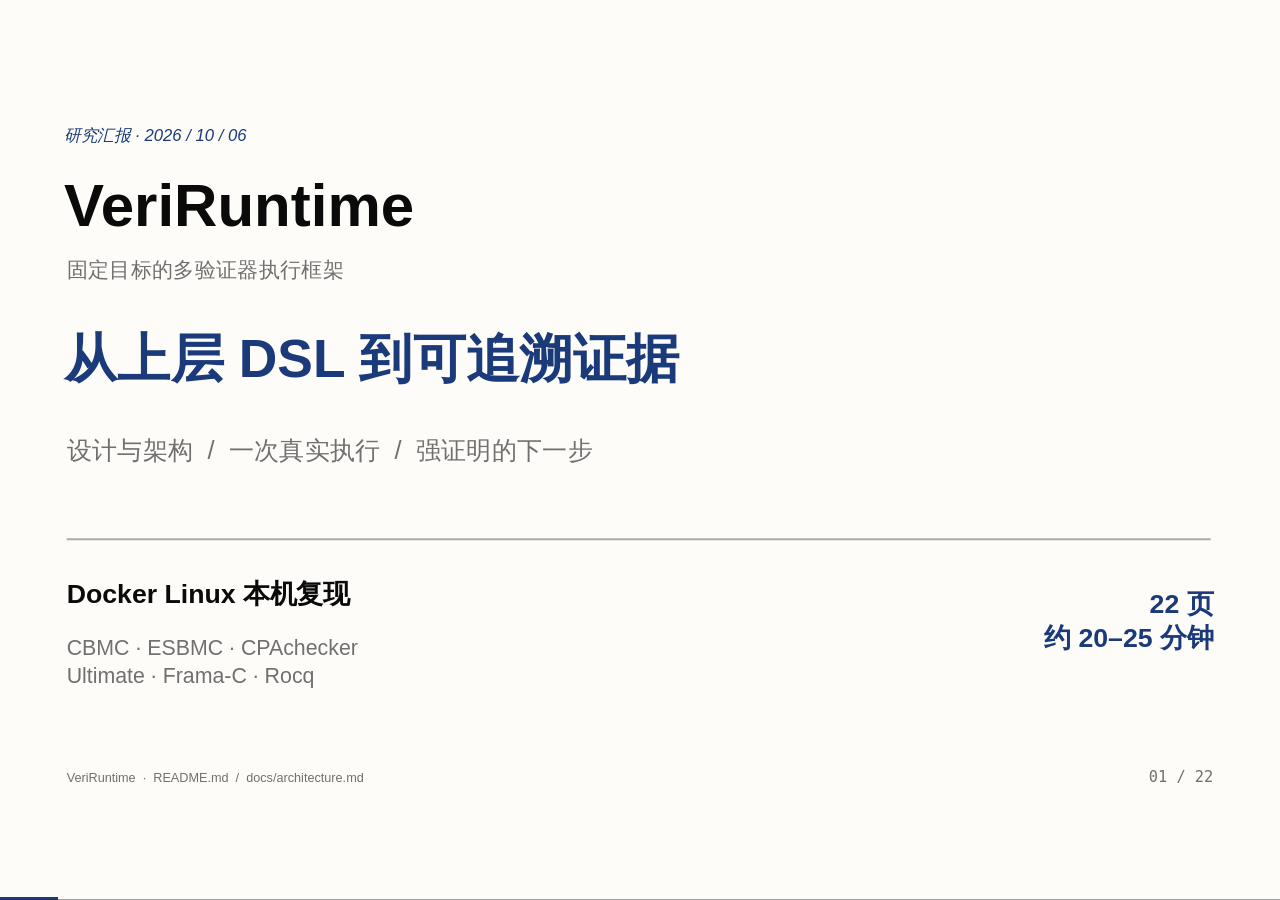
<file: docs/presentation/veriruntime-report/index.html>
<!DOCTYPE html>
<html lang="zh-CN" data-themes="academic-paper,corporate-clean,tokyo-night" data-theme="academic-paper" data-theme-base="assets/themes/">
<head><meta charset="utf-8"><meta name="viewport" content="width=device-width,initial-scale=1"><title>VeriRuntime：从 DSL 到可追溯验证证据</title>
<link rel="stylesheet" href="assets/base.css"><link rel="stylesheet" id="theme-link" href="assets/themes/academic-paper.css"><link rel="stylesheet" href="assets/animations/animations.css"><link rel="stylesheet" href="style.css"><link rel="stylesheet" href="report.css"></head>
<body class="tpl-presenter-mode-reveal"><div class="deck" data-w="1920" data-h="1080"><section class="slide" data-title="VeriRuntime"><div class="report-text  kicker" style="left:96px;top:52px;width:1728px;height:40px;font-size:25px;color:var(--accent);font-weight:400;text-align:left">研究汇报 · 2026 / 10 / 06</div><div class="report-text  h1" style="left:96px;top:115px;width:1728px;height:130px;font-size:90px;color:var(--text-1);font-weight:700;text-align:left">VeriRuntime</div><div class="report-text  lede" style="left:100px;top:250px;width:1720px;height:58px;font-size:32px;color:var(--text-3);font-weight:400;text-align:left">固定目标的多验证器执行框架</div><div class="report-text  " style="left:96px;top:352px;width:1640px;height:130px;font-size:80px;color:var(--accent);font-weight:700;text-align:left">从上层 DSL 到可追溯证据</div><div class="report-text  " style="left:100px;top:516px;width:1700px;height:70px;font-size:38px;color:var(--text-3);font-weight:400;text-align:left">设计与架构  /  一次真实执行  /  强证明的下一步</div><svg class="report-svg arch" viewBox="0 0 1920 1080" aria-label="执行时间线"><defs><marker id="arrow-0-2" viewBox="0 0 10 10" refX="9" refY="5" markerWidth="7" markerHeight="7" orient="auto-start-reverse"><path d="M 0 0 L 10 5 L 0 10 z" fill="var(--accent)"/></marker></defs><polyline points="100,674 1816,674" fill="none" stroke="var(--border-strong)" stroke-width="3"  /></svg><div class="report-text  " style="left:100px;top:730px;width:750px;height:65px;font-size:40px;color:var(--text-1);font-weight:700;text-align:left">Docker Linux 本机复现</div><div class="report-text  " style="left:100px;top:816px;width:980px;height:105px;font-size:32px;color:var(--text-3);font-weight:400;text-align:left">CBMC · ESBMC · CPAchecker
Ultimate · Frama-C · Rocq</div><div class="report-text  " style="left:1440px;top:744px;width:380px;height:142px;font-size:40px;color:var(--accent);font-weight:700;text-align:right">22 页
约 20–25 分钟</div><div class="report-text  report-footer" style="left:100px;top:1020px;width:1510px;height:35px;font-size:19px;color:var(--text-3);font-weight:400;text-align:left">VeriRuntime  ·  README.md  /  docs/architecture.md</div><div class="report-text report-mono report-footer" style="left:1620px;top:1016px;width:200px;height:38px;font-size:23px;color:var(--text-3);font-weight:400;text-align:right">01 / 22</div><aside class="notes"><p>今天围绕一个明确的问题展开：上层已经给出源码、命题和要求之后，怎样把请求送到合适的验证器，并带着可追溯证据返回。项目最初是 macOS demo，目前已经在本机 Docker Linux 环境复现，并补上了可替换的执行后端接口。</p><p>我会用同一个真实断言例子走完输入、调度、命令、原始输出、结果和缓存，再说明哪些部分目前仍是小型原型。最后讨论更强的 Frama-C 与 <strong>Rocq</strong> 路径，重点看人或 LLM 编写的证明应如何进入执行链。</p><p>先明确框架当前的职责。</p><p class="note-sources">来源：README.md；docs/architecture.md；docs/advanced.md；Git 基线 513591c</p></aside></section>
<section class="slide" data-title="上层固定目标，下层选择执行方式"><div class="report-text  kicker" style="left:96px;top:52px;width:1728px;height:40px;font-size:25px;color:var(--accent);font-weight:400;text-align:left">01 / 定位</div><div class="report-text  h2" style="left:96px;top:115px;width:1728px;height:87px;font-size:64px;color:var(--text-1);font-weight:700;text-align:left">上层固定目标，下层选择执行方式</div><div class="report-text  lede" style="left:100px;top:218px;width:1720px;height:58px;font-size:32px;color:var(--text-3);font-weight:400;text-align:left">已有实现：验证执行、隔离、证据、复用；研究重点：效率与证据强度</div><table class="report-table t" style="left:96px;top:300px;width:1728px;height:528px;font-size:32px"><colgroup><col style="width:340px"><col style="width:740px"><col style="width:648px"></colgroup><tbody><tr style="height:132px"><th>角色</th><th>输入或职责</th><th>必须守住的边界</th></tr><tr style="height:132px"><td>人 / 上层 LLM</td><td>源码、属性、语义、要求、预算<br>必要时编写 invariant / lemma / .v</td><td>只有上层能改变命题或假设</td></tr><tr style="height:132px"><td>VeriRuntime</td><td>选择家族与顺序；并行 / 回退<br>核验缓存；解释与归并证据</td><td>优化执行方式，保持目标不变</td></tr><tr style="height:132px"><td>ExecutionBackend</td><td>启动、等待、取消、指标、清理<br>执行已选择的 argv</td><td>返回原始执行事实，不判断 SAFE</td></tr></tbody></table><div class="report-text  " style="left:100px;top:885px;width:1700px;height:58px;font-size:38px;color:var(--accent);font-weight:700;text-align:left">当前验收主线：C 断言安全 + 至少两个不同家族确认</div><div class="report-text  report-footer" style="left:100px;top:1020px;width:1510px;height:35px;font-size:19px;color:var(--text-3);font-weight:400;text-align:left">VeriRuntime  ·  veriruntime/execution/backend.py  /  veriruntime/service.py</div><div class="report-text report-mono report-footer" style="left:1620px;top:1016px;width:200px;height:38px;font-size:23px;color:var(--text-3);font-weight:400;text-align:right">02 / 22</div><aside class="notes"><p>三个角色的分工，是后面所有设计的基础。上层决定要证明什么，也承担语义内容的编写，比如前置条件、循环不变式和证明代码。运行时接收这些内容之后，只优化怎么执行：选工具、安排顺序、并行和回退。</p><p>执行后端更靠近基础设施，它接收已经选好的命令，负责进程生命周期和资源事实。后端没有 <strong>SAFE</strong> 这种结论，工具 adapter 才解释原始输出，运行时再按<strong>确认要求</strong>归并。当前可靠的验收入口，是固定 C 断言目标的多家族执行。</p><p>接下来把这三个角色放到一张架构图里。</p><p class="note-sources">来源：veriruntime/execution/backend.py；veriruntime/service.py；README.md</p></aside></section>
<section class="slide" data-title="逻辑、调度与基础设施形成三层边界"><div class="report-text  kicker" style="left:96px;top:52px;width:1728px;height:40px;font-size:25px;color:var(--accent);font-weight:400;text-align:left">02 / 总体架构</div><div class="report-text  h2" style="left:96px;top:115px;width:1728px;height:87px;font-size:64px;color:var(--text-1);font-weight:700;text-align:left">逻辑、调度与基础设施形成三层边界</div><div class="report-text  lede" style="left:100px;top:218px;width:1720px;height:58px;font-size:32px;color:var(--text-3);font-weight:400;text-align:left">上层目标进入调度；adapter 与 backend 分担命令解释、执行生命周期和原始证据</div><svg class="report-svg arch" viewBox="0 0 1920 1080" aria-label="architecture"><defs><marker id="arrow-2-0" viewBox="0 0 10 10" refX="9" refY="5" markerWidth="7" markerHeight="7" orient="auto-start-reverse"><path d="M 0 0 L 10 5 L 0 10 z" fill="var(--accent)"/></marker></defs><polyline points="506,380 606,380" fill="none" stroke="var(--accent)" stroke-width="3"  marker-end="url(#arrow-2-0)"/><polyline points="866,460 866,550" fill="none" stroke="var(--accent)" stroke-width="3"  marker-end="url(#arrow-2-0)"/><polyline points="1126,630 1190,630 1190,530 1250,530" fill="none" stroke="var(--accent)" stroke-width="3"  marker-end="url(#arrow-2-0)"/><polyline points="1310,635 1310,738 992,738 992,775" fill="none" stroke="var(--accent)" stroke-width="3"  marker-end="url(#arrow-2-0)"/><polyline points="690,840 585,840" fill="none" stroke="var(--accent)" stroke-width="3"  marker-end="url(#arrow-2-0)"/><polyline points="1630,635 1630,775" fill="none" stroke="var(--accent)" stroke-width="3"  marker-end="url(#arrow-2-0)"/><polyline points="1295,840 1400,840" fill="none" stroke="var(--accent)" stroke-width="3"  marker-end="url(#arrow-2-0)"/><g><rect x="96" y="300" width="410" height="200" fill="var(--bg-soft)" stroke="var(--border-strong)" stroke-width="2"/><text x="301" y="387.94" text-anchor="middle" style="fill:var(--text-1);font-family:var(--font-sans);font-size:36px"><tspan x="301" dy="0">上层：人 / LLM</tspan><tspan x="301" dy="48.6">C + DSL + 证明附件</tspan></text></g><g><rect x="606" y="300" width="520" height="160" fill="var(--surface)" stroke="var(--border-strong)" stroke-width="2"/><text x="866" y="369.28" text-anchor="middle" style="fill:var(--text-1);font-family:var(--font-sans);font-size:32px"><tspan x="866" dy="0">校验 / 源码快照</tspan><tspan x="866" dy="43.2">LogicalGoal / Workflow</tspan></text></g><g><rect x="606" y="550" width="520" height="160" fill="var(--surface)" stroke="var(--border-strong)" stroke-width="2"/><text x="866" y="619.28" text-anchor="middle" style="fill:var(--text-1);font-family:var(--font-sans);font-size:32px"><tspan x="866" dy="0">Optimizer</tspan><tspan x="866" dy="43.2">工具资格、历史成本、缓存</tspan></text></g><g><rect x="1250" y="425" width="560" height="210" fill="var(--bg-soft)" stroke="var(--border-strong)" stroke-width="2"/><text x="1530" y="519.28" text-anchor="middle" style="fill:var(--text-1);font-family:var(--font-sans);font-size:32px"><tspan x="1530" dy="0">RuntimeEngine</tspan><tspan x="1530" dy="43.2">物理 AST、预算、结果归并</tspan></text></g><g><rect x="96" y="775" width="490" height="130" fill="var(--surface)" stroke="var(--border-strong)" stroke-width="2"/><text x="341" y="829.28" text-anchor="middle" style="fill:var(--text-1);font-family:var(--font-sans);font-size:32px"><tspan x="341" dy="0">ExecutionBackend</tspan><tspan x="341" dy="43.2">当前 Local POSIX</tspan></text></g><g><rect x="690" y="775" width="605" height="130" fill="var(--surface)" stroke="var(--border-strong)" stroke-width="2"/><text x="992.5" y="829.28" text-anchor="middle" style="fill:var(--text-1);font-family:var(--font-sans);font-size:32px"><tspan x="992.5" dy="0">工具 adapter + Docker transport</tspan><tspan x="992.5" dy="43.2">命令构造 / 证据解析</tspan></text></g><g><rect x="1400" y="775" width="410" height="130" fill="var(--surface)" stroke="var(--border-strong)" stroke-width="2"/><text x="1605" y="829.28" text-anchor="middle" style="fill:var(--text-1);font-family:var(--font-sans);font-size:32px"><tspan x="1605" dy="0">SQLite + ArtifactStore</tspan><tspan x="1605" dy="43.2">历史 / 环境锁 / SHA-256</tspan></text></g></svg><div class="report-text report-mono " style="left:100px;top:942px;width:1690px;height:42px;font-size:28px;color:var(--text-3);font-weight:400;text-align:left">CLI → service → optimizer → engine → backend / adapter → evidence</div><div class="report-text  report-footer" style="left:100px;top:1020px;width:1510px;height:35px;font-size:19px;color:var(--text-3);font-weight:400;text-align:left">VeriRuntime  ·  veriruntime/service.py  /  veriruntime/optimizer.py</div><div class="report-text report-mono report-footer" style="left:1620px;top:1016px;width:200px;height:38px;font-size:23px;color:var(--text-3);font-weight:400;text-align:right">03 / 22</div><aside class="notes"><p>上层的请求先进入校验和源码快照，再形成逻辑目标。优化器读取工具资格和历史，为这个<strong>固定目标</strong>生成物理计划。引擎遍历计划，控制截止时间和并发，再把选好的命令交给执行后端。</p><p>图中 backend 与 adapter 是不同职责：backend 管生命周期，adapter 构造命令并解释日志。Docker 目前是 adapter 的传输包装，外层和容器内都使用 Local POSIX 后端；代码里还没有一个独立的 DockerExecutionBackend。右侧存储把计划、原始输出和最终结论联系起来。</p><p>先看哪些对象必须保持稳定。</p><p class="note-sources">来源：veriruntime/service.py；veriruntime/optimizer.py；veriruntime/runtime/engine.py；veriruntime/tools/docker.py；veriruntime/store.py</p></aside></section>
<section class="slide" data-title="一个语义目标，可以有多个物理计划"><div class="report-text  kicker" style="left:96px;top:52px;width:1728px;height:40px;font-size:25px;color:var(--accent);font-weight:400;text-align:left">03 / 核心对象</div><div class="report-text  h2" style="left:96px;top:115px;width:1728px;height:87px;font-size:64px;color:var(--text-1);font-weight:700;text-align:left">一个语义目标，可以有多个物理计划</div><div class="report-text  lede" style="left:100px;top:218px;width:1720px;height:58px;font-size:32px;color:var(--text-3);font-weight:400;text-align:left">LogicalGoal 表示 WHAT；Run / Parallel / Sequence / CacheLookup 表示 HOW</div><table class="report-table t" style="left:96px;top:292px;width:1728px;height:580px;font-size:31px"><colgroup><col style="width:330px"><col style="width:840px"><col style="width:558px"></colgroup><tbody><tr style="height:116px"><th>对象</th><th>包含什么</th><th>什么时候变化</th></tr><tr style="height:116px"><td>逻辑目标</td><td>源文件快照、入口、属性、C 语义<br>不同家族的最少确认数</td><td>上层明确提交语义变更</td></tr><tr style="height:116px"><td>semantic_key</td><td>逻辑路径和内容 hash + 语义 + 要求</td><td>源码 / 命题 / 确认要求变化</td></tr><tr style="height:116px"><td>物理 AST</td><td>具体工具、并行组合、时间片、回退<br>可包在 CacheLookup 中</td><td>工具环境 / 历史 / 预算变化</td></tr><tr style="height:116px"><td>执行记录</td><td>goal execution id / attempt id<br>命令、日志、指标、结果、工件 hash</td><td>每次执行建立新记录</td></tr></tbody></table><div class="report-text  " style="left:100px;top:936px;width:1700px;height:50px;font-size:30px;color:var(--accent);font-weight:700;text-align:left">标签、预算、工具选择和 hints 不进入语义键；缓存还须独立校验环境与证据。</div><div class="report-text  report-footer" style="left:100px;top:1020px;width:1510px;height:35px;font-size:19px;color:var(--text-3);font-weight:400;text-align:left">VeriRuntime  ·  veriruntime/model.py  /  veriruntime/plan.py</div><div class="report-text report-mono report-footer" style="left:1620px;top:1016px;width:200px;height:38px;font-size:23px;color:var(--text-3);font-weight:400;text-align:right">04 / 22</div><aside class="notes"><p>目标身份和执行身份需要分开。源码、入口、属性、数据模型以及<strong>确认要求</strong>构成目标的语义内容，它们发生变化，就不能沿用原来的结论。预算或标签变化，不等于命题变了，所以不进入 <strong>semantic_key</strong>。</p><p>物理计划是另一个对象：同一目标在不同机器、不同工具资格或不同历史下，可以生成不同的并行组合和回退顺序。每次调用又有独立的执行记录。缓存命中时仍建立新记录，并通过来源执行 ID 指向原始证据，不能只留下一个没有出处的 <strong>SAFE</strong>。</p><p>现在用实际 C 与 JSON 输入走一遍。</p><p class="note-sources">来源：veriruntime/model.py；veriruntime/plan.py；veriruntime/cache.py</p></aside></section>
<section class="slide" data-title="上层提供程序和要求，不指定验证器"><div class="report-text  kicker" style="left:96px;top:52px;width:1728px;height:40px;font-size:25px;color:var(--accent);font-weight:400;text-align:left">04 / 示例输入</div><div class="report-text  h2" style="left:96px;top:115px;width:1728px;height:87px;font-size:64px;color:var(--text-1);font-weight:700;text-align:left">上层提供程序和要求，不指定验证器</div><div class="report-text  lede" style="left:100px;top:218px;width:1720px;height:58px;font-size:32px;color:var(--text-3);font-weight:400;text-align:left">例子：执行十次 x++ 后，验证 assert(x == 10)</div><div class="report-text  " style="left:96px;top:296px;width:740px;height:44px;font-size:28px;color:var(--accent);font-weight:700;text-align:left">examples/c/safe_assert.c</div><div class="report-box" style="left:96px;top:348px;width:740px;height:496px;background:var(--bg-soft);border:1px solid var(--border-strong)"></div><div class="report-text report-mono " style="left:120px;top:366px;width:692px;height:468px;font-size:30px;color:var(--text-1);font-weight:400;text-align:left">#include &lt;assert.h&gt;

int main(void) {
    int x = 0;
    for (int i = 0; i &lt; 10; ++i)
        x++;
    assert(x == 10);
    return 0;
}</div><div class="report-text  " style="left:884px;top:296px;width:940px;height:44px;font-size:28px;color:var(--accent);font-weight:700;text-align:left">examples/tasks/safe_assert_crosscheck.json</div><div class="report-box" style="left:884px;top:348px;width:940px;height:596px;background:var(--bg-soft);border:1px solid var(--border-strong)"></div><div class="report-text report-mono " style="left:908px;top:366px;width:892px;height:568px;font-size:26px;color:var(--text-1);font-weight:400;text-align:left">{
  &quot;version&quot;: &quot;0.1&quot;,
  &quot;task&quot;: {
    &quot;id&quot;: &quot;safe-assert-crosscheck&quot;,
    &quot;language&quot;: &quot;C&quot;, &quot;entry&quot;: &quot;main&quot;,
    &quot;sources&quot;: [&quot;../c/safe_assert.c&quot;]
  },
  &quot;property&quot;: {&quot;kind&quot;:&quot;assertion_safety&quot;},
  &quot;semantics&quot;: {
    &quot;c_standard&quot;:&quot;c11&quot;, &quot;data_model&quot;:&quot;LP64&quot;
  },
  &quot;requirements&quot;: {&quot;min_confirmations&quot;:2},
  &quot;budget&quot;: {
    &quot;wall_time_sec&quot;:30, &quot;memory_mb&quot;:2048,
    &quot;max_parallel&quot;:2
  }
}</div><div class="report-text  " style="left:100px;top:942px;width:1700px;height:42px;font-size:30px;color:var(--accent);font-weight:700;text-align:left">输入只声明 WHAT：代码 + 属性 + 语义 + 证据要求 + 资源预算</div><div class="report-text  report-footer" style="left:100px;top:1020px;width:1510px;height:35px;font-size:19px;color:var(--text-3);font-weight:400;text-align:left">VeriRuntime  ·  examples/c/safe_assert.c  /  examples/tasks/safe_assert_crosscheck.json</div><div class="report-text report-mono report-footer" style="left:1620px;top:1016px;width:200px;height:38px;font-size:23px;color:var(--text-3);font-weight:400;text-align:right">05 / 22</div><aside class="notes"><p>左侧是完整的 C 程序，右侧保留了真实 JSON 的全部字段，只调整排版。source 路径相对任务文件解析。请求要求 C11、LP64 语义下的断言安全，至少两个不同家族确认，总预算三十秒、两 GiB、最多并行两个工具。</p><p>注意 DSL 没有 CBMC 或 ESBMC，也没有并行或顺序算子。那些是下层根据可用工具与成本决定的。上层的 min_confirmations 是证据要求，运行时不能为了速度把它改成一；程序中的命题也不能被下层替换成一个更容易通过的断言。</p><p>输入先被校验和封存，再进入优化器。</p><p class="note-sources">来源：examples/c/safe_assert.c；examples/tasks/safe_assert_crosscheck.json；veriruntime/dsl/verification-task.schema.json</p></aside></section>
<section class="slide" data-title="JSON 变成不可漂移的 LogicalGoal"><div class="report-text  kicker" style="left:96px;top:52px;width:1728px;height:40px;font-size:25px;color:var(--accent);font-weight:400;text-align:left">05 / 校验与快照</div><div class="report-text  h2" style="left:96px;top:115px;width:1728px;height:87px;font-size:64px;color:var(--text-1);font-weight:700;text-align:left">JSON 变成不可漂移的 LogicalGoal</div><div class="report-text  lede" style="left:100px;top:218px;width:1720px;height:58px;font-size:32px;color:var(--text-3);font-weight:400;text-align:left">严格字段校验 → 解析 translation units / 本地头文件 → 保存内容快照</div><div class="report-text  " style="left:96px;top:306px;width:845px;height:44px;font-size:28px;color:var(--accent);font-weight:700;text-align:left">实际逻辑 IR 节选</div><div class="report-box" style="left:96px;top:358px;width:845px;height:424px;background:var(--bg-soft);border:1px solid var(--border-strong)"></div><div class="report-text report-mono " style="left:120px;top:376px;width:797px;height:396px;font-size:30px;color:var(--text-1);font-weight:400;text-align:left">id: safe-assert-crosscheck
entry: main
program.sources: [&quot;c/safe_assert.c&quot;]
program.files[0]:
  logical_path: c/safe_assert.c
  sha256: 48470bc7498b9918...
  content: &quot;#include &lt;assert.h&gt;...&quot;
property: assertion_safety
semantics: c11 / LP64
requirements.min_confirmations: 2</div><div class="report-text  " style="left:1010px;top:316px;width:810px;height:65px;font-size:40px;color:var(--accent);font-weight:700;text-align:left">校验的主要边界</div><div class="report-text  " style="left:1010px;top:418px;width:810px;height:300px;font-size:34px;color:var(--text-1);font-weight:400;text-align:left">拒绝未知字段、工具名、策略与重复键
递归封存字面量本地 include
拒绝不支持的宏 / 绝对 / symlink 依赖
系统头文件依赖已资格验证的环境</div><div class="report-text report-mono " style="left:100px;top:836px;width:350px;height:52px;font-size:30px;color:var(--accent);font-weight:700;text-align:left">semantic_key</div><div class="report-text report-mono " style="left:100px;top:899px;width:1710px;height:44px;font-size:28px;color:var(--text-1);font-weight:400;text-align:left">c61c1d877544bae458d22cefd039eb13d4c38bcb6d01c549499050aab2591ad2</div><div class="report-text  report-footer" style="left:100px;top:1020px;width:1510px;height:35px;font-size:19px;color:var(--text-3);font-weight:400;text-align:left">VeriRuntime  ·  veriruntime/dsl/__init__.py  /  veriruntime/model.py</div><div class="report-text report-mono report-footer" style="left:1620px;top:1016px;width:200px;height:38px;font-size:23px;color:var(--text-3);font-weight:400;text-align:right">06 / 22</div><aside class="notes"><p>这一步输出的不是文件名列表，而是<strong>内容快照</strong>。之后执行使用快照内的内容，避免源码在工具运行之间变化。真实例子把路径规范化为 c/safe_assert.c，并保存完整内容与 SHA-256。<strong>semantic_key</strong> 又把源码身份和目标语义、<strong>确认要求</strong>结合起来。</p><p>解析器采用严格边界：未知字段、上层指定工具策略和重复 JSON 键会拒绝；本地头文件只有支持的字面量依赖才递归处理。系统头文件并不来自这个快照，它们由工具镜像和配置环境约束。这样，两家族才是在明确记录的目标与环境下执行。</p><p>目标封存后，优化器决定具体运行方式。</p><p class="note-sources">来源：veriruntime/dsl/__init__.py；veriruntime/model.py；report-evidence.json: first.logical</p></aside></section>
<section class="slide" data-title="先筛兼容工具，再按历史成本排序"><div class="report-text  kicker" style="left:96px;top:52px;width:1728px;height:40px;font-size:25px;color:var(--accent);font-weight:400;text-align:left">06 / 计划生成</div><div class="report-text  h2" style="left:96px;top:115px;width:1728px;height:87px;font-size:64px;color:var(--text-1);font-weight:700;text-align:left">先筛兼容工具，再按历史成本排序</div><div class="report-text  lede" style="left:100px;top:218px;width:1720px;height:58px;font-size:32px;color:var(--text-3);font-weight:400;text-align:left">当前 cost-aware-v1 是启发式：平滑确定率 / 预期耗时</div><div class="report-text report-mono " style="left:100px;top:297px;width:1700px;height:65px;font-size:42px;color:var(--accent);font-weight:700;text-align:left">score = success_rate / expected_runtime</div><div class="report-text  " style="left:100px;top:386px;width:1690px;height:52px;font-size:30px;color:var(--text-1);font-weight:400;text-align:left">有历史：success = (definitive + 0.5) / (runs + 1)；耗时取历史中位数</div><table class="report-table t" style="left:96px;top:476px;width:1728px;height:368px;font-size:33px"><colgroup><col style="width:440px"><col style="width:300px"><col style="width:380px"><col style="width:240px"><col style="width:368px"></colgroup><tbody><tr style="height:92px"><th>首次无历史</th><th>平滑确定率</th><th>耗时先验 / 秒</th><th>score</th><th>选择</th></tr><tr style="height:92px"><td>CBMC</td><td>0.5</td><td>0.5</td><td>1.000</td><td>第 1 阶段</td></tr><tr style="height:92px"><td>ESBMC</td><td>0.5</td><td>0.7</td><td>0.714</td><td>第 1 阶段</td></tr><tr style="height:92px"><td>CPAchecker</td><td>0.5</td><td>4.0</td><td>0.125</td><td>第 2 阶段 / 后备</td></tr></tbody></table><div class="report-text  " style="left:100px;top:908px;width:1700px;height:52px;font-size:30px;color:var(--text-3);font-weight:400;text-align:left">可用性 / 语言 / 属性 / 语义 / 程序形态 / 内存估计 → 每家族最多一个候选</div><div class="report-text  report-footer" style="left:100px;top:1020px;width:1510px;height:35px;font-size:19px;color:var(--text-3);font-weight:400;text-align:left">VeriRuntime  ·  veriruntime/optimizer.py  /  report-evidence.json: first.optimization</div><div class="report-text report-mono report-footer" style="left:1620px;top:1016px;width:200px;height:38px;font-size:23px;color:var(--text-3);font-weight:400;text-align:right">07 / 22</div><aside class="notes"><p>这个例子来自新数据目录，工具还没有运行历史，因此三者使用零点五的确定率和工具配置中的耗时先验。CBMC 得分一，ESBMC 约零点七一四，CPAchecker 零点一二五。它们先经过能力与语义过滤，再按得分排序，每个家族最多保留一个工具。</p><p>有历史之后，确定率按运行次数平滑，耗时用中位数；目前按很粗的任务大小桶聚合。这是一个方便实验和解释的启发式，没有学习出最优策略。资源装箱也依据静态估计，因此得分高或入选，都不代表它一定会启动或证明成功。</p><p>这些候选被组装成下面的物理 AST。</p><p class="note-sources">来源：veriruntime/optimizer.py；report-evidence.json: first.optimization</p></aside></section>
<section class="slide" data-title="并行先确认，未满足才运行后备"><div class="report-text  kicker" style="left:96px;top:52px;width:1728px;height:40px;font-size:25px;color:var(--accent);font-weight:400;text-align:left">07 / 实际物理 AST</div><div class="report-text  h2" style="left:96px;top:115px;width:1728px;height:87px;font-size:64px;color:var(--text-1);font-weight:700;text-align:left">并行先确认，未满足才运行后备</div><div class="report-text  lede" style="left:100px;top:218px;width:1720px;height:58px;font-size:32px;color:var(--text-3);font-weight:400;text-align:left">Sequence[ Parallel[CBMC, ESBMC], CPAchecker ]</div><svg class="report-svg arch" viewBox="0 0 1920 1080" aria-label="physical-plan"><defs><marker id="arrow-7-0" viewBox="0 0 10 10" refX="9" refY="5" markerWidth="7" markerHeight="7" orient="auto-start-reverse"><path d="M 0 0 L 10 5 L 0 10 z" fill="var(--accent)"/></marker></defs><polyline points="850,416 850,470 720,470 720,516" fill="none" stroke="var(--accent)" stroke-width="3"  marker-end="url(#arrow-7-0)"/><polyline points="1070,416 1070,470 1505,470 1505,516" fill="none" stroke="var(--accent)" stroke-width="3" stroke-dasharray="10 8" marker-end="url(#arrow-7-0)"/><polyline points="560,646 560,714 410,714 410,782" fill="none" stroke="var(--accent)" stroke-width="3"  marker-end="url(#arrow-7-0)"/><polyline points="880,646 880,714 1100,714 1100,782" fill="none" stroke="var(--accent)" stroke-width="3"  marker-end="url(#arrow-7-0)"/><g><rect x="710" y="292" width="500" height="124" fill="var(--bg-soft)" stroke="var(--border-strong)" stroke-width="2"/><text x="960" y="343.28" text-anchor="middle" style="fill:var(--text-1);font-family:var(--font-sans);font-size:32px"><tspan x="960" dy="0">Sequence</tspan><tspan x="960" dy="43.2">总预算 30 s</tspan></text></g><g><rect x="380" y="516" width="680" height="130" fill="var(--bg-soft)" stroke="var(--border-strong)" stroke-width="2"/><text x="720" y="570.28" text-anchor="middle" style="fill:var(--text-1);font-family:var(--font-sans);font-size:32px"><tspan x="720" dy="0">Parallel(max_parallel=2)</tspan><tspan x="720" dy="43.2">第 1 阶段：15 s</tspan></text></g><g><rect x="1230" y="516" width="550" height="160" fill="var(--surface)" stroke="var(--border-strong)" stroke-width="2"/><text x="1505" y="585.28" text-anchor="middle" style="fill:var(--text-3);font-family:var(--font-sans);font-size:32px"><tspan x="1505" dy="0">Run(CPAchecker, 15 s)</tspan><tspan x="1505" dy="43.2">第 2 阶段：后备 / 未运行</tspan></text></g><g><rect x="120" y="782" width="580" height="130" fill="var(--surface)" stroke="var(--border-strong)" stroke-width="2"/><text x="410" y="836.28" text-anchor="middle" style="fill:var(--good);font-family:var(--font-sans);font-size:32px"><tspan x="410" dy="0">Run(CBMC, 15 s)</tspan><tspan x="410" dy="43.2">已执行 → SAFE</tspan></text></g><g><rect x="810" y="782" width="580" height="130" fill="var(--surface)" stroke="var(--border-strong)" stroke-width="2"/><text x="1100" y="836.28" text-anchor="middle" style="fill:var(--good);font-family:var(--font-sans);font-size:32px"><tspan x="1100" dy="0">Run(ESBMC, 15 s)</tspan><tspan x="1100" dy="43.2">已执行 → SAFE</tspan></text></g></svg><div class="report-text  " style="left:100px;top:944px;width:1700px;height:42px;font-size:30px;color:var(--accent);font-weight:700;text-align:left">本例两家族 SAFE 已满足要求；运行时结束目标，跳过 CPAchecker。</div><div class="report-text  report-footer" style="left:100px;top:1020px;width:1510px;height:35px;font-size:19px;color:var(--text-3);font-weight:400;text-align:left">VeriRuntime  ·  report-evidence.json: first.physical  /  veriruntime/runtime/engine.py</div><div class="report-text report-mono report-footer" style="left:1620px;top:1016px;width:200px;height:38px;font-size:23px;color:var(--text-3);font-weight:400;text-align:right">08 / 22</div><aside class="notes"><p>三十秒按两个阶段等分，每阶段十五秒。第一阶段并行运行 CBMC 和 ESBMC；第二阶段保留给 CPAchecker。本例两家族都给出了 <strong>SAFE</strong>，达到请求要求，因此引擎结束目标，后备没有启动。入选工具列表包含三者，实际 attempts 只有两个。</p><p>计划时间片只是上界。引擎有目标的全局截止时间，还会扣除准备工作已经消耗的时间，所以真实 <strong>ExecutionSpec</strong> 中 CBMC 的剩余 wall limit 约十四点八六五秒。后备份额也不是无条件追加到总预算之后，更不能绕过全局并发限制。</p><p>接着看 AST 的 Run 如何变成执行命令。</p><p class="note-sources">来源：report-evidence.json: first.physical；veriruntime/runtime/engine.py；veriruntime/optimizer.py</p></aside></section>
<section class="slide" data-title="执行后端接收命令，返回执行事实"><div class="report-text  kicker" style="left:96px;top:52px;width:1728px;height:40px;font-size:25px;color:var(--accent);font-weight:400;text-align:left">08 / 执行协议</div><div class="report-text  h2" style="left:96px;top:115px;width:1728px;height:87px;font-size:64px;color:var(--text-1);font-weight:700;text-align:left">执行后端接收命令，返回执行事实</div><div class="report-text  lede" style="left:100px;top:218px;width:1720px;height:58px;font-size:32px;color:var(--text-3);font-weight:400;text-align:left">当前接口已实现；远程 backend 的 staging / 环境资格验证仍留白</div><div class="report-text  " style="left:96px;top:302px;width:850px;height:44px;font-size:28px;color:var(--accent);font-weight:700;text-align:left">ExecutionSpec（真实 CBMC 桥接请求节选）</div><div class="report-box" style="left:96px;top:354px;width:850px;height:398px;background:var(--bg-soft);border:1px solid var(--border-strong)"></div><div class="report-text report-mono " style="left:120px;top:372px;width:802px;height:370px;font-size:28px;color:var(--text-1);font-weight:400;text-align:left">argv: [&quot;python3.11&quot;, &quot;-m&quot;,
       &quot;veriruntime.tools.container_driver&quot;,
       &quot;&lt;当前 attempt 目录&gt;&quot;]
cwd: &lt;当前 attempt 目录&gt;
wall_time_limit: 14.864688 s
cpu_request: 1.0
memory_request_mb: 1024
environment: private HOME / TMP / XDG
metadata: execution / attempt / image identity</div><div class="report-text  " style="left:1000px;top:302px;width:824px;height:44px;font-size:28px;color:var(--accent);font-weight:700;text-align:left">ExecutionOutcome（协议字段）</div><div class="report-box" style="left:1000px;top:354px;width:824px;height:292px;background:var(--bg-soft);border:1px solid var(--border-strong)"></div><div class="report-text report-mono " style="left:1024px;top:372px;width:776px;height:264px;font-size:30px;color:var(--text-1);font-weight:400;text-align:left">handle_id / backend
exit_code / stdout / stderr
start_time / end_time / wall_time_sec
status / termination_reason
metrics: RSS / CPU + scope
diagnostics: resource_guarantees</div><div class="report-text report-mono " style="left:100px;top:814px;width:1700px;height:62px;font-size:40px;color:var(--accent);font-weight:700;text-align:left">start → wait / cancel → collect_metrics → cleanup</div><div class="report-text  " style="left:100px;top:905px;width:1700px;height:60px;font-size:32px;color:var(--text-1);font-weight:400;text-align:left">adapter 解析 Outcome；引擎归并 verdict。取消与清理必须幂等。</div><div class="report-text  report-footer" style="left:100px;top:1020px;width:1510px;height:35px;font-size:19px;color:var(--text-3);font-weight:400;text-align:left">VeriRuntime  ·  veriruntime/execution/backend.py  /  veriruntime/execution/local.py</div><div class="report-text report-mono report-footer" style="left:1620px;top:1016px;width:200px;height:38px;font-size:23px;color:var(--text-3);font-weight:400;text-align:right">09 / 22</div><aside class="notes"><p>Run 先调用 adapter 准备独立工作区，再由 backend 启动 <strong>ExecutionSpec</strong>。展示的字段来自真实 CBMC 桥接记录；长目录在页上用占位代称，完整 argv 保留在证据 JSON。原生工具命令另存 native-command。</p><p>Outcome 只有退出码、日志、状态、时间和指标，没有验证结论。Local 后端负责 POSIX 进程组、超时、取消与清理；CPU 和内存 request 在它这里是元数据，Docker 的硬限制来自另一层。未来远程后端还须定义文件 staging、输出取回与环境身份，不能只实现启动函数。</p><p>Docker 的实际隔离放在下一张图中。</p><p class="note-sources">来源：veriruntime/execution/backend.py；veriruntime/execution/local.py；report-evidence.json: execution_specs</p></aside></section>
<section class="slide" data-title="每次尝试一个容器，工作区之间不可见"><div class="report-text  kicker" style="left:96px;top:52px;width:1728px;height:40px;font-size:25px;color:var(--accent);font-weight:400;text-align:left">09 / Docker Linux</div><div class="report-text  h2" style="left:96px;top:115px;width:1728px;height:87px;font-size:64px;color:var(--text-1);font-weight:700;text-align:left">每次尝试一个容器，工作区之间不可见</div><div class="report-text  lede" style="left:100px;top:218px;width:1720px;height:58px;font-size:32px;color:var(--text-3);font-weight:400;text-align:left">轻量控制层 + 按需创建 / 删除的工具容器；没有常驻验证服务</div><svg class="report-svg arch" viewBox="0 0 1920 1080" aria-label="docker-isolation"><defs><marker id="arrow-9-0" viewBox="0 0 10 10" refX="9" refY="5" markerWidth="7" markerHeight="7" orient="auto-start-reverse"><path d="M 0 0 L 10 5 L 0 10 z" fill="var(--accent)"/></marker></defs><polyline points="496,456 496,602" fill="none" stroke="var(--accent)" stroke-width="3"  marker-end="url(#arrow-9-0)"/><polyline points="1424,456 1424,602" fill="none" stroke="var(--accent)" stroke-width="3"  marker-end="url(#arrow-9-0)"/><g><rect x="96" y="290" width="1728" height="166" fill="var(--bg-soft)" stroke="var(--border-strong)" stroke-width="2"/><text x="960" y="338.66" text-anchor="middle" style="fill:var(--text-1);font-family:var(--font-sans);font-size:34px"><tspan x="960" dy="0">控制容器 · 384 MiB / 1 CPU</tspan><tspan x="960" dy="45.900000000000006">Python / SQLite / Docker Engine 客户端</tspan><tspan x="960" dy="45.900000000000006">只读 checkout + 完整数据卷 + socket</tspan></text></g><g><rect x="96" y="602" width="800" height="245" fill="var(--surface)" stroke="var(--border-strong)" stroke-width="2"/><text x="496" y="670.58" text-anchor="middle" style="fill:var(--text-1);font-family:var(--font-sans);font-size:32px"><tspan x="496" dy="0">CBMC attempt 容器</tspan><tspan x="496" dy="43.2">UID 10001 · 1 CPU · 1024 MiB</tspan><tspan x="496" dy="43.2">仅挂当前 subpath → /work</tspan><tspan x="496" dy="43.2">只读输入 + 私有 HOME / TMP / XDG</tspan></text></g><g><rect x="1024" y="602" width="800" height="245" fill="var(--surface)" stroke="var(--border-strong)" stroke-width="2"/><text x="1424" y="670.58" text-anchor="middle" style="fill:var(--text-1);font-family:var(--font-sans);font-size:32px"><tspan x="1424" dy="0">ESBMC attempt 容器</tspan><tspan x="1424" dy="43.2">UID 10001 · 1 CPU · 1024 MiB</tspan><tspan x="1424" dy="43.2">仅挂当前 subpath → /work</tspan><tspan x="1424" dy="43.2">只读输入 + 私有 HOME / TMP / XDG</tspan></text></g></svg><div class="report-text  " style="left:100px;top:894px;width:1720px;height:55px;font-size:30px;color:var(--accent);font-weight:700;text-align:left">共用限制：禁网 · 根目录只读 · cap_drop ALL · no-new-privileges · 128 PID · /tmp 64 MiB</div><div class="report-text  " style="left:100px;top:962px;width:1720px;height:40px;font-size:26px;color:var(--text-3);font-weight:400;text-align:left">工具读不到 peer / SQLite / checkout / socket；控制层持有 socket，属于可信本机 CLI。</div><div class="report-text  report-footer" style="left:100px;top:1020px;width:1510px;height:35px;font-size:19px;color:var(--text-3);font-weight:400;text-align:left">VeriRuntime  ·  compose.yaml  /  veriruntime/tools/docker_api.py</div><div class="report-text report-mono report-footer" style="left:1620px;top:1016px;width:200px;height:38px;font-size:23px;color:var(--text-3);font-weight:400;text-align:right">10 / 22</div><aside class="notes"><p>控制容器只承担调度和存储，保留 Docker socket 以创建工具容器。每一次工具尝试只挂载属于自己的 volume subpath，到容器内的 work 目录；看不到另一工具的工作区，也看不到数据库或源 checkout。输入文件只读，缓存和临时目录各自独立。</p><p>这次请求两 GiB、最多并行两个，因此每个 worker 固定一 GiB，另有一 CPU 的 cgroup 限制。隔离防止验证结果污染，但共享宿主内核，也仍有控制层和 daemon 的额外成本；桥接进程的 RSS 不能当成 worker 的峰值内存。</p><p>容器启动后，原生 adapter 生成什么命令？</p><p class="note-sources">来源：compose.yaml；veriruntime/tools/docker_api.py；veriruntime/tools/docker.py；report-evidence.json: container_requests</p></aside></section>
<section class="slide" data-title="两条实际命令，两份可解释的原始证据"><div class="report-text  kicker" style="left:96px;top:52px;width:1728px;height:40px;font-size:25px;color:var(--accent);font-weight:400;text-align:left">10 / 原生命令与日志</div><div class="report-text  h2" style="left:96px;top:115px;width:1728px;height:87px;font-size:64px;color:var(--text-1);font-weight:700;text-align:left">两条实际命令，两份可解释的原始证据</div><div class="report-text  lede" style="left:100px;top:218px;width:1720px;height:58px;font-size:32px;color:var(--text-3);font-weight:400;text-align:left">命令由 adapter 派生；exit 0、属性状态与终端记录共同决定解释</div><div class="report-text  " style="left:96px;top:298px;width:840px;height:44px;font-size:28px;color:var(--accent);font-weight:700;text-align:left">CBMC 6.11.0 · native-command.json</div><div class="report-box" style="left:96px;top:350px;width:840px;height:248px;background:var(--bg-soft);border:1px solid var(--border-strong)"></div><div class="report-text report-mono " style="left:120px;top:368px;width:792px;height:220px;font-size:28px;color:var(--text-1);font-weight:400;text-align:left">/opt/cbmc/cbmc
  /work/input/c/safe_assert.c
  --function main --c11 --64
  --unwind 64 --unwinding-assertions
  --json-ui</div><div class="report-text  " style="left:96px;top:638px;width:840px;height:44px;font-size:28px;color:var(--accent);font-weight:700;text-align:left">CBMC stdout JSON 节选</div><div class="report-box" style="left:96px;top:690px;width:840px;height:220px;background:var(--bg-soft);border:1px solid var(--border-strong)"></div><div class="report-text report-mono " style="left:120px;top:708px;width:792px;height:192px;font-size:28px;color:var(--text-1);font-weight:400;text-align:left">&quot;property&quot;: &quot;main.assertion.1&quot;
&quot;description&quot;: &quot;assertion x == 10&quot;
&quot;status&quot;: &quot;SUCCESS&quot;
...
&quot;cProverStatus&quot;: &quot;success&quot;</div><div class="report-text  " style="left:984px;top:298px;width:840px;height:44px;font-size:28px;color:var(--accent);font-weight:700;text-align:left">ESBMC 8.5.0 · native-command.json</div><div class="report-box" style="left:984px;top:350px;width:840px;height:248px;background:var(--bg-soft);border:1px solid var(--border-strong)"></div><div class="report-text report-mono " style="left:1008px;top:368px;width:792px;height:220px;font-size:28px;color:var(--text-1);font-weight:400;text-align:left">/opt/esbmc/release/bin/esbmc
  /work/input/c/safe_assert.c
  --function main --std c11 --64
  --unwind 64 --z3 --multi-property
  --overflow-check --ub-shift-check</div><div class="report-text  " style="left:984px;top:638px;width:840px;height:44px;font-size:28px;color:var(--accent);font-weight:700;text-align:left">ESBMC stderr 节选</div><div class="report-box" style="left:984px;top:690px;width:840px;height:220px;background:var(--bg-soft);border:1px solid var(--border-strong)"></div><div class="report-text report-mono " style="left:1008px;top:708px;width:792px;height:192px;font-size:28px;color:var(--text-1);font-weight:400;text-align:left">PASSED [main.assertion.1]
       line 7  assertion x == 10
** 0 of 3 properties failed, 3 passed

VERIFICATION SUCCESSFUL</div><div class="report-text  report-footer" style="left:100px;top:1020px;width:1510px;height:35px;font-size:19px;color:var(--text-3);font-weight:400;text-align:left">VeriRuntime  ·  report-evidence.json: native_commands / raw_outputs  /  veriruntime/tools/cbmc.py</div><div class="report-text report-mono report-footer" style="left:1620px;top:1016px;width:200px;height:38px;font-size:23px;color:var(--text-3);font-weight:400;text-align:right">11 / 22</div><aside class="notes"><p>两条命令的所有参数都来自真实 native-command，只把 argv 重新分行便于阅读。它们都使用展开上限六十四。CBMC 输出 JSON，解析器检查属性记录和最后的 cProverStatus；ESBMC 的详细结果实际出现在 stderr，所以不能只看 stdout 中的版本信息。</p><p>这里用户断言以及两项溢出属性都通过，退出码也是零。adapter 据此给出 <strong>SAFE</strong>。若只有成功关键词、属性表不完整，或展开断言失败，就不能当作证明完成。展开不足在当前实现中保守返回 <strong>UNKNOWN</strong>，避免把尚未覆盖的循环当成安全。</p><p>两份工具结果怎样归并为一次目标结论？</p><p class="note-sources">来源：report-evidence.json: native_commands / raw_outputs；veriruntime/tools/cbmc.py；veriruntime/tools/esbmc.py</p></aside></section>
<section class="slide" data-title="满足两家族确认之后结束目标"><div class="report-text  kicker" style="left:96px;top:52px;width:1728px;height:40px;font-size:25px;color:var(--accent);font-weight:400;text-align:left">11 / 并行与归并</div><div class="report-text  h2" style="left:96px;top:115px;width:1728px;height:87px;font-size:64px;color:var(--text-1);font-weight:700;text-align:left">满足两家族确认之后结束目标</div><div class="report-text  lede" style="left:100px;top:218px;width:1720px;height:58px;font-size:32px;color:var(--text-3);font-weight:400;text-align:left">本机记录：2026-10-06；下面是目标与 attempt 的 wall_time，非 CLI 端到端</div><div class="report-text  " style="left:100px;top:339px;width:250px;height:70px;font-size:40px;color:var(--text-1);font-weight:700;text-align:left">CBMC</div><div class="report-box" style="left:390px;top:340px;width:926px;height:76px;background:var(--accent);border:1px solid var(--accent)"></div><div class="report-text  " style="left:410px;top:351px;width:840px;height:60px;font-size:32px;color:var(--accent-ink);font-weight:700;text-align:left">SAFE · attempt 1.076 s</div><div class="report-text  " style="left:100px;top:485px;width:270px;height:70px;font-size:40px;color:var(--text-1);font-weight:700;text-align:left">ESBMC</div><div class="report-box" style="left:390px;top:486px;width:1221px;height:76px;background:var(--accent);border:1px solid var(--accent)"></div><div class="report-text  " style="left:410px;top:497px;width:1120px;height:60px;font-size:32px;color:var(--accent-ink);font-weight:700;text-align:left">SAFE · attempt 1.419 s</div><svg class="report-svg arch" viewBox="0 0 1920 1080" aria-label="执行时间线"><defs><marker id="arrow-11-6" viewBox="0 0 10 10" refX="9" refY="5" markerWidth="7" markerHeight="7" orient="auto-start-reverse"><path d="M 0 0 L 10 5 L 0 10 z" fill="var(--accent)"/></marker></defs><polyline points="390,652 1744,652" fill="none" stroke="var(--border-strong)" stroke-width="3"  /></svg><div class="report-text report-mono " style="left:390px;top:674px;width:200px;height:45px;font-size:28px;color:var(--text-3);font-weight:400;text-align:left">0 s</div><div class="report-text report-mono " style="left:1410px;top:674px;width:390px;height:45px;font-size:28px;color:var(--text-3);font-weight:400;text-align:right">1.577 s · goal</div><div class="report-text  " style="left:100px;top:790px;width:1690px;height:64px;font-size:38px;color:var(--accent);font-weight:700;text-align:left">解析两份已完成结果 → 不同家族数 = 2 → REQUIREMENTS_MET</div><div class="report-text  " style="left:100px;top:905px;width:1700px;height:55px;font-size:32px;color:var(--text-1);font-weight:400;text-align:left">一票 SAFE 时仍需等待；同批出现相反结果，优先报告 CONFLICT。</div><div class="report-text  report-footer" style="left:100px;top:1020px;width:1510px;height:35px;font-size:19px;color:var(--text-3);font-weight:400;text-align:left">VeriRuntime  ·  report-evidence.json: first.result / attempts / events  /  veriruntime/runtime/engine.py</div><div class="report-text report-mono report-footer" style="left:1620px;top:1016px;width:200px;height:38px;font-size:23px;color:var(--text-3);font-weight:400;text-align:right">12 / 22</div><aside class="notes"><p>两个工具几乎同时启动。CBMC 的 attempt 用时约一点零七六秒，ESBMC 约一点四一九秒；整个目标一点五七七秒，还包含准备、解析、工件保存和清理。图按 attempt 用时绘制，起点差异不足一毫秒。这些数字只描述这次本机记录，不能作为性能基准。</p><p>引擎按家族归并，不按进程数量投票。收到第一份 <strong>SAFE</strong> 后，<strong>确认要求</strong>还未满足，必须等待第二个家族。同一批已经完成的结果先一起解释，再决定是否提前停止；如果看到了相反确定结论，就报告冲突，不能用先到的两票把冲突隐藏掉。</p><p>归并结果会连同来源和工件一起返回。</p><p class="note-sources">来源：report-evidence.json: first.result / attempts / events；veriruntime/runtime/engine.py</p></aside></section>
<section class="slide" data-title="返回结论，也返回结论的来源"><div class="report-text  kicker" style="left:96px;top:52px;width:1728px;height:40px;font-size:25px;color:var(--accent);font-weight:400;text-align:left">12 / 示例输出</div><div class="report-text  h2" style="left:96px;top:115px;width:1728px;height:87px;font-size:64px;color:var(--text-1);font-weight:700;text-align:left">返回结论，也返回结论的来源</div><div class="report-text  lede" style="left:100px;top:218px;width:1720px;height:58px;font-size:32px;color:var(--text-3);font-weight:400;text-align:left">CLI verify --json → workflow 结果 → goal.report.result / attempts / artifacts</div><div class="report-text  " style="left:96px;top:305px;width:970px;height:44px;font-size:28px;color:var(--accent);font-weight:700;text-align:left">实际 result.json 节选</div><div class="report-box" style="left:96px;top:357px;width:970px;height:468px;background:var(--bg-soft);border:1px solid var(--border-strong)"></div><div class="report-text report-mono " style="left:120px;top:375px;width:922px;height:440px;font-size:28px;color:var(--text-1);font-weight:400;text-align:left">{
  &quot;execution_id&quot;:&quot;76b5d09d25784a868368601ab8b0a36a&quot;,
  &quot;goal_id&quot;:&quot;safe-assert-crosscheck&quot;,
  &quot;verdict&quot;:&quot;SAFE&quot;,
  &quot;confirmations&quot;:2,
  &quot;requirement_satisfied&quot;:true,
  &quot;cache_hit&quot;:false,
  &quot;status&quot;:&quot;COMPLETED&quot;,
  &quot;termination_reason&quot;:&quot;REQUIREMENTS_MET&quot;,
  &quot;wall_time_sec&quot;:1.5767692249974061
}</div><div class="report-text  " style="left:1130px;top:330px;width:690px;height:65px;font-size:46px;color:var(--accent);font-weight:700;text-align:left">25 个工件引用</div><div class="report-text  " style="left:1130px;top:442px;width:690px;height:295px;font-size:34px;color:var(--text-1);font-weight:400;text-align:left">逻辑目标 / 物理计划 / 候选得分
命令 / spec / outcome / 容器身份
stdout / stderr / 事件 / 结果
每个工件记录 SHA-256 和来源</div><div class="report-text  " style="left:100px;top:858px;width:1400px;height:52px;font-size:28px;color:var(--text-3);font-weight:400;text-align:left">执行目录（前缀节选）</div><div class="report-text report-mono " style="left:100px;top:920px;width:1710px;height:50px;font-size:30px;color:var(--text-1);font-weight:400;text-align:left">/data/quickstart-…/executions/76b5…/&lt;attempt_id&gt;/</div><div class="report-text  report-footer" style="left:100px;top:1020px;width:1510px;height:35px;font-size:19px;color:var(--text-3);font-weight:400;text-align:left">VeriRuntime  ·  report-evidence.json: first.result  /  veriruntime/artifacts.py</div><div class="report-text report-mono report-footer" style="left:1620px;top:1016px;width:200px;height:38px;font-size:23px;color:var(--text-3);font-weight:400;text-align:right">13 / 22</div><aside class="notes"><p>输出是一个 workflow 报告，本例只有一个 goal。这里展示实际 result 的关键字段：<strong>SAFE</strong>、两个家族、要求满足、没有命中缓存，以及结束原因为 REQUIREMENTS_MET。调用者应该读取这些字段，CLI 的退出码零只表示 verify 操作执行完成。</p><p>结果还带二十五个工件引用，涵盖计划、命令、日志和来源身份。存储采用 SHA-256 内容寻址，再用数据库建立来源关联。两次工具尝试都有独立目录，保留原始 stdout 和 stderr，因此可以从目标结论逐层追到工具命令，而不是依赖摘要中的一句成功描述。</p><p>再提交相同请求，走的是缓存路径。</p><p class="note-sources">来源：report-evidence.json: first.result；veriruntime/artifacts.py；veriruntime/store.py；veriruntime/cli.py</p></aside></section>
<section class="slide" data-title="命中缓存仍校验证据，仍产生新执行记录"><div class="report-text  kicker" style="left:96px;top:52px;width:1728px;height:40px;font-size:25px;color:var(--accent);font-weight:400;text-align:left">13 / 重复请求</div><div class="report-text  h2" style="left:96px;top:115px;width:1728px;height:87px;font-size:64px;color:var(--text-1);font-weight:700;text-align:left">命中缓存仍校验证据，仍产生新执行记录</div><div class="report-text  lede" style="left:100px;top:218px;width:1720px;height:58px;font-size:32px;color:var(--text-3);font-weight:400;text-align:left">逻辑目标相同 + 环境身份相同 + 工件完整 + 确认要求足够</div><div class="report-text  " style="left:96px;top:310px;width:810px;height:44px;font-size:28px;color:var(--accent);font-weight:700;text-align:left">CacheLookup + fallback</div><div class="report-box" style="left:96px;top:362px;width:810px;height:318px;background:var(--bg-soft);border:1px solid var(--border-strong)"></div><div class="report-text report-mono " style="left:120px;top:380px;width:762px;height:290px;font-size:30px;color:var(--text-1);font-weight:400;text-align:left">CacheLookup(
  semantic_key=&quot;c61c1d87...&quot;,
  min_confirmations=2,
  fallback=Sequence(
    Parallel(CBMC, ESBMC), CPAchecker
  )
)</div><div class="report-text  " style="left:968px;top:310px;width:856px;height:44px;font-size:28px;color:var(--accent);font-weight:700;text-align:left">实际重复结果节选</div><div class="report-box" style="left:968px;top:362px;width:856px;height:318px;background:var(--bg-soft);border:1px solid var(--border-strong)"></div><div class="report-text report-mono " style="left:992px;top:380px;width:808px;height:290px;font-size:29px;color:var(--text-1);font-weight:400;text-align:left">&quot;verdict&quot;: &quot;SAFE&quot;
&quot;confirmations&quot;: 2
&quot;cache_hit&quot;: true
&quot;attempt_ids&quot;: []
&quot;wall_time_sec&quot;: 0.01679892100219149
&quot;source_execution_id&quot;:
  &quot;76b5d09d25784a868368601ab8b0a36a&quot;</div><div class="report-text  " style="left:100px;top:754px;width:1690px;height:72px;font-size:35px;color:var(--text-1);font-weight:400;text-align:left">缓存身份包含工具版本 / 配置 / 精确镜像；复核 SHA-256 与原始来源。</div><div class="report-text  " style="left:100px;top:890px;width:1700px;height:80px;font-size:31px;color:var(--accent);font-weight:700;text-align:left">冲突历史使缓存失效；旧工件留存。此例没有启动验证命令，仍可能有工具探测。</div><div class="report-text  report-footer" style="left:100px;top:1020px;width:1510px;height:35px;font-size:19px;color:var(--text-3);font-weight:400;text-align:left">VeriRuntime  ·  report-evidence.json: repeat  /  veriruntime/cache.py</div><div class="report-text report-mono report-footer" style="left:1620px;top:1016px;width:200px;height:38px;font-size:23px;color:var(--text-3);font-weight:400;text-align:right">14 / 22</div><aside class="notes"><p>重复请求先重新形成计划，再核验可复用证据。不是只看一个语义键对应的 <strong>SAFE</strong>，还要检查确认数、工具版本与配置、镜像身份、工件 hash 和来源执行。缓存不可用时，保存的 fallback 仍能实际执行。</p><p>这次目标用时约十六点八毫秒，attempt 列表为空，source_execution_id 指回第一次执行。没有启动验证命令，但工具环境可能仍需探测，所以不能把它描述成没有任何进程开销。若同一目标后来出现相反确定结论，缓存会失效；历史和旧证据保留，便于研究与排错。</p><p>多个目标以及失败情况还有额外语义边界。</p><p class="note-sources">来源：report-evidence.json: repeat；veriruntime/cache.py；veriruntime/optimizer.py</p></aside></section>
<section class="slide" data-title="工作流边表示执行门槛，不自动组合定理"><div class="report-text  kicker" style="left:96px;top:52px;width:1728px;height:40px;font-size:25px;color:var(--accent);font-weight:400;text-align:left">14 / 控制流程与可信结果</div><div class="report-text  h2" style="left:96px;top:115px;width:1728px;height:87px;font-size:64px;color:var(--text-1);font-weight:700;text-align:left">工作流边表示执行门槛，不自动组合定理</div><div class="report-text  lede" style="left:100px;top:218px;width:1720px;height:58px;font-size:32px;color:var(--text-3);font-weight:400;text-align:left">当前 ready goals 顺序执行；每个 goal 内部可以并行工具</div><table class="report-table t" style="left:96px;top:296px;width:1728px;height:620px;font-size:31px"><colgroup><col style="width:520px"><col style="width:570px"><col style="width:638px"></colgroup><tbody><tr style="height:124px"><th>情况</th><th>当前输出或执行行为</th><th>含义</th></tr><tr style="height:124px"><td>前置 goal 达到指定 verdict + 确认数</td><td>后继 goal 才进入 ready</td><td>控制依赖，不传播逻辑假设</td></tr><tr style="height:124px"><td>超时 / 展开不足 / 不支持 / 不完整日志</td><td>UNKNOWN；必要时后继 BLOCKED</td><td>不能当作 SAFE 或具体反例</td></tr><tr style="height:124px"><td>看到相反确定结果</td><td>CONFLICT，优先于多数票</td><td>需要保留与调查两方证据</td></tr><tr style="height:124px"><td>只有一族结论，要求两族</td><td>requirement_satisfied=false</td><td>不能自动降低确认要求</td></tr></tbody></table><div class="report-text  " style="left:100px;top:923px;width:1700px;height:62px;font-size:31px;color:var(--accent);font-weight:700;text-align:left">LLM planner 当前只校验并选择已有形式化目标；无任意分解或自动证明生成。</div><div class="report-text  report-footer" style="left:100px;top:1020px;width:1510px;height:35px;font-size:19px;color:var(--text-3);font-weight:400;text-align:left">VeriRuntime  ·  veriruntime/service.py  /  veriruntime/model.py</div><div class="report-text report-mono report-footer" style="left:1620px;top:1016px;width:200px;height:38px;font-size:23px;color:var(--text-3);font-weight:400;text-align:right">15 / 22</div><aside class="notes"><p>工作流扩展提供多个形式化目标和执行边，前置节点达到指定结论与确认数，后继才运行。但是这条边只是一道控制门槛，没有证明后一个命题能由前一个命题推出，也不会把前置结论自动变成假设。</p><p>未知、冲突和要求未满足必须分别保留。当前 planner 也受到同一原则约束：它只选择和校验已有形式化目标，不进行任意命题分解，不生成证明代码，也不能降低证据门槛。未来若要组合定理，需要新的显式逻辑依赖与工件绑定，而不是把 DAG 箭头理解成逻辑蕴含。</p><p>目前的验证范围，可以从真实验收矩阵看得更清楚。</p><p class="note-sources">来源：veriruntime/service.py；veriruntime/model.py；veriruntime/planner/codex.py；docs/advanced.md#llm-planner</p></aside></section>
<section class="slide" data-title="工具扩展已运行，覆盖范围仍然很小"><div class="report-text  kicker" style="left:96px;top:52px;width:1728px;height:40px;font-size:25px;color:var(--accent);font-weight:400;text-align:left">15 / 已完成的资格验证</div><div class="report-text  h2" style="left:96px;top:115px;width:1728px;height:87px;font-size:64px;color:var(--text-1);font-weight:700;text-align:left">工具扩展已运行，覆盖范围仍然很小</div><div class="report-text  lede" style="left:100px;top:218px;width:1720px;height:58px;font-size:32px;color:var(--text-3);font-weight:400;text-align:left">既有 M11：128 tests 通过（112 unit + 16 integration）；本次汇报复核原始记录</div><table class="report-table t" style="left:96px;top:292px;width:1728px;height:636px;font-size:30px"><colgroup><col style="width:400px"><col style="width:658px"><col style="width:670px"></colgroup><tbody><tr style="height:106px"><th>路径</th><th>真实结果</th><th>边界</th></tr><tr style="height:106px"><td>CBMC / ESBMC / CPAchecker</td><td>6 个 C 小例：4 SAFE / 2 UNSAFE<br>双家族 12 次、三家族 18 次尝试</td><td>基础断言路径；不是大型 benchmark</td></tr><tr style="height:106px"><td>Ultimate / Eva</td><td>Ultimate：4 SAFE / 2 UNSAFE<br>Eva：4 SAFE / 2 UNKNOWN</td><td>扩展矩阵按 min_confirmations=1 运行</td></tr><tr style="height:106px"><td>100 次循环</td><td>CBMC / ESBMC：UNKNOWN<br>Ultimate ~33.94 s；Eva ~1.50 s：SAFE</td><td>固定展开 64；单案例耗时不可泛化</td></tr><tr style="height:106px"><td>WP + Z3 / CVC5</td><td>两次独立运行均报告 4/4 义务通过</td><td>共享 WP 编码；solver_report<br>有 Skipped RTE guards 警告</td></tr><tr style="height:106px"><td>独立 Rocq proof_check</td><td>正确证明 VERIFIED<br>错配命题 / Admitted 均 REJECTED</td><td>kernel_checked；不是 C SAFE</td></tr></tbody></table><div class="report-text  report-footer" style="left:100px;top:1020px;width:1510px;height:35px;font-size:19px;color:var(--text-3);font-weight:400;text-align:left">VeriRuntime  ·  docs/operations.md#validation  /  docs/verifier-lab.json</div><div class="report-text report-mono report-footer" style="left:1620px;top:1016px;width:200px;height:38px;font-size:23px;color:var(--text-3);font-weight:400;text-align:right">16 / 22</div><aside class="notes"><p>这里汇总既有资格验证，测试数来自 M11 的验收记录，本次制作汇报没有把它改写成新一轮测试。基础 C 语料只有六个小例，四个安全、两个不安全。可选工具也在同一小语料以及一个长循环上实际跑过。</p><p>单家族扩展实验显式使用 min_confirmations 等于一，不能借此宣称满足双确认请求。长循环展示不同方法的覆盖差异，耗时只代表本机单案例。WP 两个求解器共享编码来源；<strong>Rocq</strong> 独立证明通过，只能说明提交命题被证明。这些实验验证了接入路径，也明确暴露了下一步需要研究的边界。</p><p>先看当前哪些执行设计仍是小型原型。</p><p class="note-sources">来源：docs/operations.md#validation；docs/verifier-lab.json；docs/advanced.md#lab</p></aside></section>
<section class="slide" data-title="成本、预算与复用仍是可研究的原型"><div class="report-text  kicker" style="left:96px;top:52px;width:1728px;height:40px;font-size:25px;color:var(--accent);font-weight:400;text-align:left">16 / 当前留白</div><div class="report-text  h2" style="left:96px;top:115px;width:1728px;height:87px;font-size:64px;color:var(--text-1);font-weight:700;text-align:left">成本、预算与复用仍是可研究的原型</div><div class="report-text  lede" style="left:100px;top:218px;width:1720px;height:58px;font-size:32px;color:var(--text-3);font-weight:400;text-align:left">已有接口可用；下列限制需要实验数据与新语义来推进</div><table class="report-table t" style="left:96px;top:292px;width:1728px;height:648px;font-size:30px"><colgroup><col style="width:410px"><col style="width:640px"><col style="width:678px"></colgroup><tbody><tr style="height:108px"><th>当前做法</th><th>实际限制</th><th>可以检验的研究问题</th></tr><tr style="height:108px"><td>确定率 / 中位耗时启发式</td><td>粗粒度 tiny 桶；提前取消造成样本偏差</td><td>在固定证据门槛下，怎样降低超时率？</td></tr><tr style="height:108px"><td>等分时间片 / 静态内存份额</td><td>无法跨阶段借用资源；ready goals 串行</td><td>动态资源借用是否增加完成率？</td></tr><tr style="height:108px"><td>精确目标缓存</td><td>不复用部分证明、VC 或 witness</td><td>工件粒度复用怎样保持语义身份？</td></tr><tr style="height:108px"><td>能力矩阵 + 六个小案例</td><td>memory_safety 已解析但无可用 adapter<br>无法支持广泛性能或健全性结论</td><td>扩大语料并验证解析器与结果边界</td></tr><tr style="height:108px"><td>Local backend + Docker 包装</td><td>远程 staging / 环境资格尚未定义</td><td>在不同 backend 上如何保持证据一致？</td></tr></tbody></table><div class="report-text  report-footer" style="left:100px;top:1020px;width:1510px;height:35px;font-size:19px;color:var(--text-3);font-weight:400;text-align:left">VeriRuntime  ·  veriruntime/optimizer.py  /  veriruntime/cache.py</div><div class="report-text report-mono report-footer" style="left:1620px;top:1016px;width:200px;height:38px;font-size:23px;color:var(--text-3);font-weight:400;text-align:right">17 / 22</div><aside class="notes"><p>这些限制应当被当作研究入口。成本模型目前只按少量统计排序，提前停止会让慢工具和困难案例的观测不完整，因此直接学习中位数可能有偏差。时间和内存又是静态份额，后备单独运行时也无法借用先前工具的份额。</p><p>缓存只复用精确目标结论，还没有 VC 或证明附件粒度。能力字段存在，也不代表 adapter 已支持该属性，例如当前 memory_safety 没有可用工具。后端抽象已经建立，但远程文件 staging、环境资格和证据一致性还需定义。这些都应通过可重复实验或显式契约推进。</p><p>更强证据的第一块已有积木，是独立 <strong>Rocq</strong> 检查。</p><p class="note-sources">来源：veriruntime/optimizer.py；veriruntime/cache.py；veriruntime/execution/backend.py；veriruntime/tools/registry.py</p></aside></section>
<section class="slide" data-title="Rocq 检查上层写好的命题与证明"><div class="report-text  kicker" style="left:96px;top:52px;width:1728px;height:40px;font-size:25px;color:var(--accent);font-weight:400;text-align:left">17 / 已实现的强证据积木</div><div class="report-text  h2" style="left:96px;top:115px;width:1728px;height:87px;font-size:64px;color:var(--text-1);font-weight:700;text-align:left">Rocq 检查上层写好的命题与证明</div><div class="report-text  lede" style="left:100px;top:218px;width:1720px;height:58px;font-size:32px;color:var(--text-3);font-weight:400;text-align:left">可执行 version=0.2 / proof_check；上层负责 .v，运行时负责检查</div><div class="report-text  " style="left:96px;top:301px;width:850px;height:44px;font-size:28px;color:var(--accent);font-weight:700;text-align:left">Expected.v + Correct.v 节选</div><div class="report-box" style="left:96px;top:353px;width:850px;height:488px;background:var(--bg-soft);border:1px solid var(--border-strong)"></div><div class="report-text report-mono " style="left:120px;top:371px;width:802px;height:460px;font-size:28px;color:var(--text-1);font-weight:400;text-align:left">(* Expected.v *)
Definition obligation : Prop :=
  forall (P : Prop), P -&gt; P.

(* Correct.v *)
From VRGoal Require Import Expected.
Lemma discharge : Expected.obligation.
Proof.
  unfold Expected.obligation.
  intros P evidence. exact evidence.
Qed.</div><div class="report-text  " style="left:1000px;top:301px;width:824px;height:44px;font-size:28px;color:var(--accent);font-weight:700;text-align:left">proof_check DSL 的核心字段</div><div class="report-box" style="left:1000px;top:353px;width:824px;height:488px;background:var(--bg-soft);border:1px solid var(--border-strong)"></div><div class="report-text report-mono " style="left:1024px;top:371px;width:776px;height:460px;font-size:27px;color:var(--text-1);font-weight:400;text-align:left">&quot;goal&quot;: {
  &quot;kind&quot;: &quot;proof_check&quot;, &quot;namespace&quot;:&quot;VRGoal&quot;,
  &quot;statement&quot;: {&quot;file&quot;:&quot;Expected.v&quot;,
    &quot;symbol&quot;:&quot;VRGoal.Expected.obligation&quot;},
  &quot;proof&quot;: {&quot;language&quot;:&quot;Rocq&quot;,
    &quot;files&quot;:[&quot;Correct.v&quot;],
    &quot;symbol&quot;:&quot;VRGoal.Correct.discharge&quot;}
},
&quot;requirements&quot;: {
  &quot;evidence&quot;:&quot;kernel_checked&quot;, &quot;axioms&quot;:[]
}</div><div class="report-text  " style="left:100px;top:912px;width:1720px;height:68px;font-size:32px;color:var(--accent);font-weight:700;text-align:left">输出 VERIFIED / code_verdict=null；不增加 C 家族票，不进入 C 结果缓存。</div><div class="report-text  report-footer" style="left:100px;top:1020px;width:1510px;height:35px;font-size:19px;color:var(--text-3);font-weight:400;text-align:left">VeriRuntime  ·  examples/proofs/check.json  /  examples/proofs/Expected.v</div><div class="report-text report-mono report-footer" style="left:1620px;top:1016px;width:200px;height:38px;font-size:23px;color:var(--text-3);font-weight:400;text-align:right">18 / 22</div><aside class="notes"><p>这条接口已经能实际执行。上层同时提交命题文件和证明文件，例子是对任意命题 P，P 蕴含 P。Correct 中的 intros 和 exact 由人或 LLM 写好，运行时不会自己发明证明。DSL 指明需要绑定的导出符号和内核证据要求。</p><p>目前这只是一项独立数学证明检查：它没有权威的 C 到 VC 导出来源，所以 <strong>VERIFIED</strong> 不等于某段 C 安全，输出明确保留 code_verdict 为 null，也不加入 C 家族的确认计数。这个小例的意义是把编译、绑定、假设审计和内核复查链条先做完整。</p><p>下一页看这条检查链具体保证了什么。</p><p class="note-sources">来源：examples/proofs/check.json；examples/proofs/Expected.v；examples/proofs/Correct.v；veriruntime/proofs/service.py</p></aside></section>
<section class="slide" data-title="编译通过之外，还要绑定类型与审计假设"><div class="report-text  kicker" style="left:96px;top:52px;width:1728px;height:40px;font-size:25px;color:var(--accent);font-weight:400;text-align:left">18 / 证明绑定</div><div class="report-text  h2" style="left:96px;top:115px;width:1728px;height:87px;font-size:64px;color:var(--text-1);font-weight:700;text-align:left">编译通过之外，还要绑定类型与审计假设</div><div class="report-text  lede" style="left:100px;top:218px;width:1720px;height:58px;font-size:32px;color:var(--text-3);font-weight:400;text-align:left">当前闭合策略：拒绝用户 Axiom / Parameter / Admitted 与未核验扩展</div><div class="report-text  " style="left:100px;top:311px;width:1700px;height:80px;font-size:36px;color:var(--accent);font-weight:700;text-align:left">依赖排序编译 → 精确类型绑定 → 假设闭包审计 → rocq check 复查</div><div class="report-text  " style="left:96px;top:451px;width:1728px;height:44px;font-size:28px;color:var(--accent);font-weight:700;text-align:left">运行时生成 Binding.v；它只检查已有证明是否匹配</div><div class="report-box" style="left:96px;top:503px;width:1728px;height:228px;background:var(--bg-soft);border:1px solid var(--border-strong)"></div><div class="report-text report-mono " style="left:120px;top:521px;width:1680px;height:222px;font-size:34px;color:var(--text-1);font-weight:400;text-align:left">Definition required_statement : Prop :=
  VRGoal.Expected.obligation.

Definition bound_proof : required_statement :=
  VRGoal.Correct.discharge.</div><table class="report-table t" style="left:96px;top:780px;width:1728px;height:186px;font-size:27px"><colgroup><col style="width:480px"><col style="width:340px"><col style="width:908px"></colgroup><tbody><tr style="height:62px"><th>提交内容</th><th>真实检查结果</th><th>解释</th></tr><tr style="height:62px"><td>正确证明</td><td>VERIFIED</td><td>提交证明建立了提交命题</td></tr><tr style="height:62px"><td>错配命题 / Admitted</td><td>REJECTED</td><td>proof_type_mismatch / untrusted_axioms_or_extensions</td></tr></tbody></table><div class="report-text  report-footer" style="left:100px;top:1020px;width:1510px;height:35px;font-size:19px;color:var(--text-3);font-weight:400;text-align:left">VeriRuntime  ·  veriruntime/proofs/worker.py  /  veriruntime/proofs/dsl.py</div><div class="report-text report-mono report-footer" style="left:1620px;top:1016px;width:200px;height:38px;font-size:23px;color:var(--text-3);font-weight:400;text-align:right">19 / 22</div><aside class="notes"><p>只看编译是否成功不够：一个与目标无关的真命题也能编译。运行时因此生成 Binding，把提交证明赋给要求的命题类型，错配就会拒绝。这段定义不是一个新证明，只是在检查上层已经提交的证据能否对应目标。</p><p>随后审计依赖假设，再用独立 rocq check 重新检查编译模块和依赖。当前原型采用严格闭合策略，正确例子通过，错配和 Admitted 两种负例都被拒绝。但是未来 WP 理论可能有明确模型参数和受信公理，不能直接照搬空公理策略，需要单独定义理论清单与可信边界。</p><p>要接入 C 契约，还缺少义务的权威来源和覆盖闭包。</p><p class="note-sources">来源：veriruntime/proofs/worker.py；veriruntime/proofs/dsl.py；docs/verifier-lab.json: rocq</p></aside></section>
<section class="slide" data-title="C → VC → 上层证明 → 覆盖闭包"><div class="report-text  kicker" style="left:96px;top:52px;width:1728px;height:40px;font-size:25px;color:var(--accent);font-weight:400;text-align:left">19 / 未来设计 · 尚未实现</div><div class="report-text  h2" style="left:96px;top:115px;width:1728px;height:87px;font-size:64px;color:var(--text-1);font-weight:700;text-align:left">C → VC → 上层证明 → 覆盖闭包</div><div class="report-text  lede" style="left:100px;top:218px;width:1720px;height:58px;font-size:32px;color:var(--text-3);font-weight:400;text-align:left">不能把 Frama-C 与 Rocq 简单串联后当作两票 C SAFE</div><svg class="report-svg arch" viewBox="0 0 1920 1080" aria-label="strong-verification-proposed"><defs><marker id="arrow-19-0" viewBox="0 0 10 10" refX="9" refY="5" markerWidth="7" markerHeight="7" orient="auto-start-reverse"><path d="M 0 0 L 10 5 L 0 10 z" fill="var(--accent)"/></marker></defs><polyline points="596,371 712,371" fill="none" stroke="var(--accent)" stroke-width="3"  marker-end="url(#arrow-19-0)"/><polyline points="1212,371 1328,371" fill="none" stroke="var(--accent)" stroke-width="3"  marker-end="url(#arrow-19-0)"/><polyline points="1440,444 1440,514 962,514 962,598" fill="none" stroke="var(--accent)" stroke-width="3" stroke-dasharray="10 8" marker-end="url(#arrow-19-0)"/><polyline points="712,677 596,677" fill="none" stroke="var(--accent)" stroke-width="3" stroke-dasharray="10 8" marker-end="url(#arrow-19-0)"/><polyline points="346,793 346,866 1860,866 1860,398 1824,398" fill="none" stroke="var(--accent)" stroke-width="3" stroke-dasharray="10 8" marker-end="url(#arrow-19-0)"/><polyline points="1670,444 1670,598" fill="none" stroke="var(--accent)" stroke-width="3"  marker-end="url(#arrow-19-0)"/><g><rect x="96" y="298" width="500" height="146" fill="var(--bg-soft)" stroke="var(--border-strong)" stroke-width="2"/><text x="346" y="360.28" text-anchor="middle" style="fill:var(--text-1);font-family:var(--font-sans);font-size:32px"><tspan x="346" dy="0">上层：C + ACSL + 语义</tspan><tspan x="346" dy="43.2">要求 kernel_checked / 全覆盖</tspan></text></g><g><rect x="712" y="298" width="500" height="146" fill="var(--surface)" stroke="var(--border-strong)" stroke-width="2"/><text x="962" y="360.28" text-anchor="middle" style="fill:var(--text-1);font-family:var(--font-sans);font-size:32px"><tspan x="962" dy="0">WP / Why3 导出</tspan><tspan x="962" dy="43.2">权威 VC bundle + digest</tspan></text></g><g><rect x="1328" y="298" width="496" height="146" fill="var(--surface)" stroke="var(--border-strong)" stroke-width="2"/><text x="1576" y="360.28" text-anchor="middle" style="fill:var(--text-1);font-family:var(--font-sans);font-size:32px"><tspan x="1576" dy="0">检查每个 VC 的证据</tspan><tspan x="1576" dy="43.2">绑定 / 假设 / 内核</tspan></text></g><g><rect x="712" y="598" width="500" height="158" fill="var(--bg-soft)" stroke="var(--border-strong)" stroke-width="2"/><text x="962" y="646.7" text-anchor="middle" style="fill:var(--warn);font-family:var(--font-sans);font-size:30px"><tspan x="962" dy="0">NEEDS_INPUT</tspan><tspan x="962" dy="40.5">未完成 VC + 命题模块</tspan><tspan x="962" dy="40.5">diagnostics / 环境锁</tspan></text></g><g><rect x="96" y="598" width="500" height="195" fill="var(--bg-soft)" stroke="var(--border-strong)" stroke-width="2"/><text x="346" y="665.2" text-anchor="middle" style="fill:var(--text-1);font-family:var(--font-sans);font-size:30px"><tspan x="346" dy="0">人 / 上层 LLM</tspan><tspan x="346" dy="40.5">编写 .v 与辅助引理</tspan><tspan x="346" dy="40.5">提交绑定 bundle 的 proof_assets</tspan></text></g><g><rect x="1328" y="598" width="496" height="195" fill="var(--bg-soft)" stroke="var(--border-strong)" stroke-width="2"/><text x="1576" y="665.2" text-anchor="middle" style="fill:var(--good);font-family:var(--font-sans);font-size:30px"><tspan x="1576" dy="0">Coverage linker</tspan><tspan x="1576" dy="40.5">全部请求义务及依赖闭合</tspan><tspan x="1576" dy="40.5">才返回 CONTRACT_VALID</tspan></text></g></svg><div class="report-text  " style="left:100px;top:926px;width:1700px;height:62px;font-size:32px;color:var(--accent);font-weight:700;text-align:left">等待补证时释放容器；上层下一次显式提交。结论仍相对于契约前置条件。</div><div class="report-text  report-footer" style="left:100px;top:1020px;width:1510px;height:35px;font-size:19px;color:var(--text-3);font-weight:400;text-align:left">VeriRuntime  ·  docs/advanced.md#framac-rocq-design  /  examples/experiments/strong-contract.proposed.json</div><div class="report-text report-mono report-footer" style="left:1620px;top:1016px;width:200px;height:38px;font-size:23px;color:var(--text-3);font-weight:400;text-align:right">20 / 22</div><aside class="notes"><p>完整集成需要补上三段关系：C 与<strong>权威 VC</strong> 的对应关系，证明与具体 VC 的对应关系，以及全部请求义务的覆盖关系。WP 或 Why3 导出完整 bundle，封存源码、契约、模型、理论和每个命题的 digest；运行时不能相信上层自己重抄的一份同名定理。</p><p>证明不足时返回 <strong>NEEDS_INPUT</strong>，把未完成义务和模块交给上层，人或 LLM 编写证明后再显式提交。等待期间释放容器。最终只有全部义务及依赖闭合，才返回 <strong>CONTRACT_VALID</strong>，而且结论保留契约前置条件。这整条 C 到内核证据的闭包目前仍是设计，图中的补证调度还未实现。</p><p>下一页给出建议的上层 DSL。</p><p class="note-sources">来源：docs/advanced.md#framac-rocq-design；examples/experiments/strong-contract.proposed.json</p></aside></section>
<section class="slide" data-title="表达证据强度与覆盖，附带命题绑定"><div class="report-text  kicker" style="left:96px;top:52px;width:1728px;height:40px;font-size:25px;color:var(--accent);font-weight:400;text-align:left">20 / 未来 DSL · 当前拒绝该版本</div><div class="report-text  h2" style="left:96px;top:115px;width:1728px;height:87px;font-size:64px;color:var(--text-1);font-weight:700;text-align:left">表达证据强度与覆盖，附带命题绑定</div><div class="report-text  lede" style="left:100px;top:218px;width:1720px;height:58px;font-size:32px;color:var(--text-3);font-weight:400;text-align:left">version=0.2-proposal / c_contract 是设计稿，不能直接传给当前 verify</div><div class="report-text  " style="left:96px;top:302px;width:850px;height:44px;font-size:28px;color:var(--accent);font-weight:700;text-align:left">第一轮：声明 C 契约目标与所需证据</div><div class="report-box" style="left:96px;top:354px;width:850px;height:543px;background:var(--bg-soft);border:1px solid var(--border-strong)"></div><div class="report-text report-mono " style="left:120px;top:372px;width:802px;height:515px;font-size:26px;color:var(--text-1);font-weight:400;text-align:left">{
  &quot;version&quot;:&quot;0.2-proposal&quot;,
  &quot;goal&quot;: {
    &quot;kind&quot;:&quot;c_contract&quot;, &quot;program&quot;:{...},
    &quot;contract&quot;:{&quot;format&quot;:&quot;ACSL&quot;, ...},
    &quot;semantics&quot;:{&quot;integer_arithmetic&quot;:&quot;bounded_c&quot;,
                 &quot;memory&quot;:&quot;iso_c_objects&quot;, ...}
  },
  &quot;requirements&quot;: {
    &quot;evidence&quot;:&quot;kernel_checked&quot;,
    &quot;coverage&quot;:[&quot;contract&quot;,&quot;runtime_errors&quot;],
    &quot;user_axioms&quot;:[]
  },
  &quot;proof_assets&quot;:[], &quot;budget&quot;:{...}
}</div><div class="report-text  " style="left:1000px;top:302px;width:824px;height:44px;font-size:28px;color:var(--accent);font-weight:700;text-align:left">第二轮：补交 .v；结构节选</div><div class="report-box" style="left:1000px;top:354px;width:824px;height:428px;background:var(--bg-soft);border:1px solid var(--border-strong)"></div><div class="report-text report-mono " style="left:1024px;top:372px;width:776px;height:400px;font-size:26px;color:var(--text-1);font-weight:400;text-align:left">&quot;proof_assets&quot;: [{
  &quot;format&quot;:&quot;Rocq&quot;, &quot;files&quot;:[&quot;SquareProof.v&quot;],
  &quot;bundle&quot;:{&quot;artifact_id&quot;:&quot;&lt;sealed digest&gt;&quot;},
  &quot;bindings&quot;:[{
    &quot;obligation_id&quot;:&quot;typed_square_ensures&quot;,
    &quot;statement_sha256&quot;:&quot;&lt;权威命题 digest&gt;&quot;,
    &quot;proof_symbol&quot;:
      &quot;SquareProof.square_nonnegative&quot;
  }]
}]</div><div class="report-text  " style="left:1000px;top:818px;width:824px;height:120px;font-size:33px;color:var(--accent);font-weight:700;text-align:left">仍不指定工具或顺序；过期 bundle、
命题错配、遗漏新增 VC 均须拒绝。</div><div class="report-text  report-footer" style="left:100px;top:1020px;width:1510px;height:35px;font-size:19px;color:var(--text-3);font-weight:400;text-align:left">VeriRuntime  ·  examples/experiments/strong-contract.proposed.json  /  docs/advanced.md#framac-rocq-design</div><div class="report-text report-mono report-footer" style="left:1620px;top:1016px;width:200px;height:38px;font-size:23px;color:var(--text-3);font-weight:400;text-align:right">21 / 22</div><aside class="notes"><p>建议 DSL 继续只声明目标、要求和附件。第一轮给 C 与 ACSL、整数和内存语义、覆盖集合以及内核证据要求；没有证明时 proof_assets 为空。下层封存 bundle 后，上层第二轮提交 <strong>Rocq</strong> 文件，以及它对应哪一个权威命题。</p><p>页上为结构节选，完整稿在 examples 中。核心是 bundle 身份、VC 身份、命题 digest 和证明符号必须一致。仅证明一个后置条件，不能宣布全部义务完成；新增义务、过期声明和改变模型都需要重新处理。当前 verify 会拒绝这个 proposal 版本，不应拿它作已实现接口演示。</p><p>研究验收应测闭包与失败拒绝，而不只测工具成功率。</p><p class="note-sources">来源：examples/experiments/strong-contract.proposed.json；docs/advanced.md#framac-rocq-design</p></aside></section>
<section class="slide" data-title="先验证强证据闭包，再评估调度收益"><div class="report-text  kicker" style="left:96px;top:52px;width:1728px;height:40px;font-size:25px;color:var(--accent);font-weight:400;text-align:left">21 / 后续研究与复现</div><div class="report-text  h2" style="left:96px;top:115px;width:1728px;height:87px;font-size:64px;color:var(--text-1);font-weight:700;text-align:left">先验证强证据闭包，再评估调度收益</div><div class="report-text  lede" style="left:100px;top:218px;width:1720px;height:58px;font-size:32px;color:var(--text-3);font-weight:400;text-align:left">把研究结论约束在固定命题、固定预算与固定信任要求之内</div><table class="report-table t" style="left:96px;top:292px;width:1728px;height:480px;font-size:30px"><colgroup><col style="width:350px"><col style="width:740px"><col style="width:638px"></colgroup><tbody><tr style="height:120px"><th>优先级</th><th>可落地实验</th><th>验收指标</th></tr><tr style="height:120px"><td>P1 · 权威 VC 与 coverage</td><td>一个函数子集：封存全部 VC / 理论<br>错配、漏证、过期、额外假设负例</td><td>覆盖率；错误接受为零<br>可追溯的 C → VC → proof 来源</td></tr><tr style="height:120px"><td>P2 · 调度与资源</td><td>扩大语料；静态 portfolio 作对照<br>处理超时 / 取消样本；消融成本模型</td><td>固定门槛下的完成率 / wall time<br>超时率 / 峰值资源 / 校准误差</td></tr><tr style="height:120px"><td>P3 · 工件缓存与后端</td><td>VC / proof 粒度复用<br>显式 staging / 身份 / 清理契约</td><td>语义变更失效；后端证据一致性<br>故障后无泄漏、可恢复</td></tr></tbody></table><div class="report-text  " style="left:96px;top:821px;width:1728px;height:44px;font-size:28px;color:var(--accent);font-weight:700;text-align:left">本机已有镜像：一次命令复现双确认与缓存</div><div class="report-box" style="left:96px;top:873px;width:1728px;height:83px;background:var(--bg-soft);border:1px solid var(--border-strong)"></div><div class="report-text report-mono " style="left:120px;top:891px;width:1680px;height:55px;font-size:34px;color:var(--text-1);font-weight:400;text-align:left">pwsh -NoProfile -File scripts/quickstart.ps1</div><div class="report-text  report-footer" style="left:100px;top:1020px;width:1510px;height:35px;font-size:19px;color:var(--text-3);font-weight:400;text-align:left">VeriRuntime  ·  README.md#example  /  scripts/quickstart.ps1</div><div class="report-text report-mono report-footer" style="left:1620px;top:1016px;width:200px;height:38px;font-size:23px;color:var(--text-3);font-weight:400;text-align:right">22 / 22</div><aside class="notes"><p>建议先完成一个可审计的强证据小闭包，再扩展规模。第一阶段选择明确的函数子集，导出全部义务并加入错配、漏证、过期和额外假设负例；验收重点是错误接受为零及来源可追溯，而不是只看几个正例通过。</p><p>调度实验则在同样预算和证据门槛下，对照静态 portfolio，记录超时、取消和资源，避免把降低要求当作加速。缓存与远程后端放在后续，先明确身份和恢复契约。现在已有镜像的本机，可以用这一条 quickstart 命令重新得到双家族结果和缓存来源；主线使用仍从 README 开始。</p><p>汇报到这里，接下来可以围绕 VC 权威性、覆盖闭包或实验方法讨论。</p><p class="note-sources">来源：README.md#example；scripts/quickstart.ps1；docs/advanced.md；docs/architecture.md</p></aside></section></div><script src="assets/runtime.js"></script></body></html>
</file>
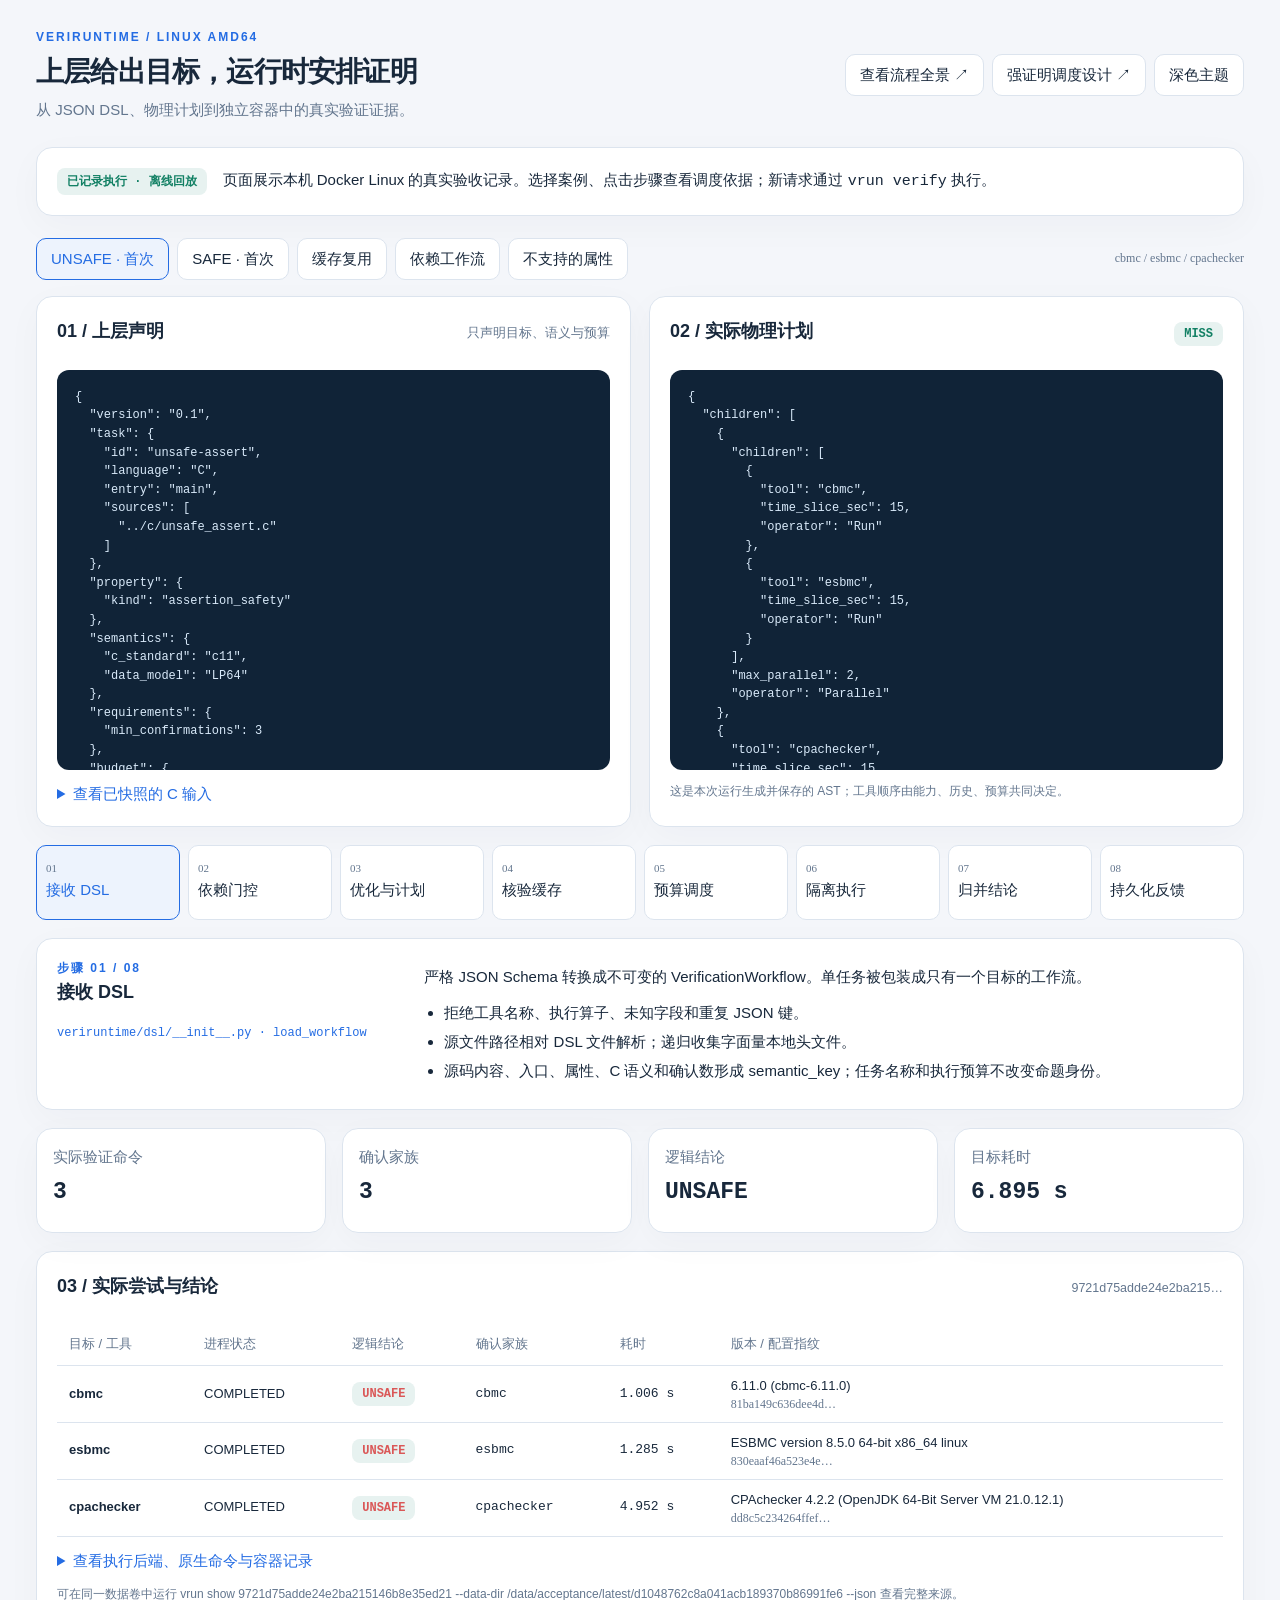
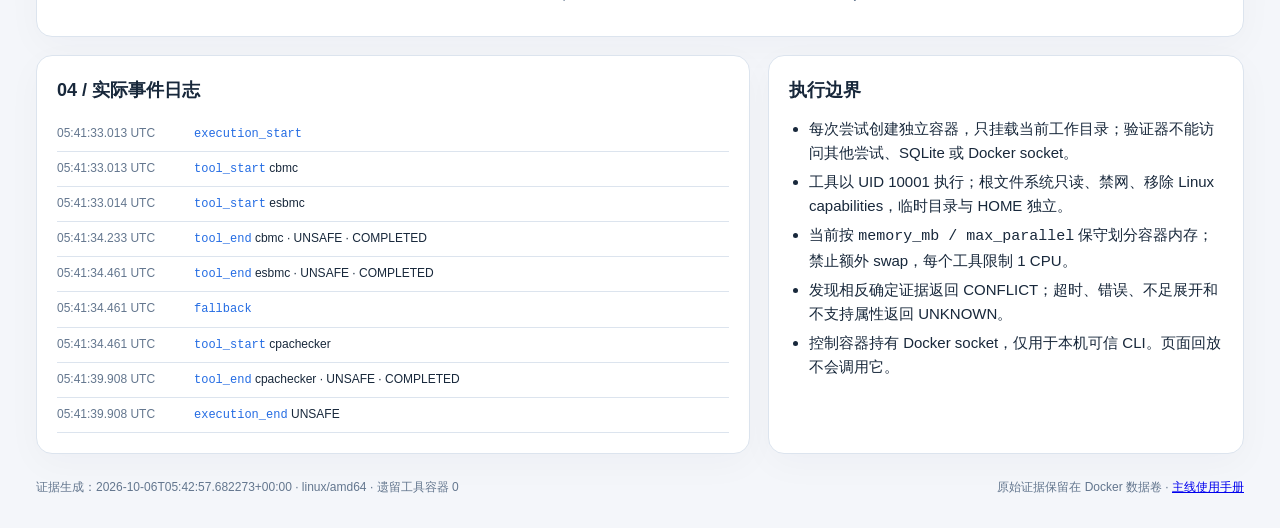
<file: docs/runtime-explorer.html>
<!doctype html>
<html lang="zh-CN">
<head>
<meta charset="utf-8"><meta name="viewport" content="width=device-width,initial-scale=1">
<title>VeriRuntime · DSL 调度观察台</title>
<style>
:root{--bg:#f4f6fa;--panel:#fff;--text:#18283b;--muted:#63768e;--line:#dce4ee;--blue:#246ce3;--green:#128064;--code:#102337;--shadow:0 10px 36px #142d4b08}*{box-sizing:border-box}body{margin:0;background:var(--bg);color:var(--text);font:15px/1.6 "Segoe UI","Microsoft YaHei",sans-serif}body.dark{--bg:#101923;--panel:#182431;--text:#e6eef8;--muted:#9cb0c8;--line:#2c3e53;--blue:#74acff;--green:#6ad9b9;--code:#0b131d;--shadow:none}main{max-width:1480px;margin:auto;padding:28px 36px 40px}header{display:flex;justify-content:space-between;align-items:center;gap:24px;margin-bottom:25px}h1{font-size:28px;letter-spacing:-.8px;margin:3px 0}h2{font-size:18px;margin:0 0 12px}h3{font-size:16px;margin:0 0 8px}p{margin:6px 0 12px}.eyebrow{color:var(--blue);font-size:12px;font-weight:700;letter-spacing:2px}.muted{color:var(--muted)}.mono,pre,code{font-family:Consolas,"Cascadia Code",monospace}button,a.button{font:inherit;background:var(--panel);color:var(--text);border:1px solid var(--line);border-radius:10px;padding:8px 14px;cursor:pointer;text-decoration:none}button:hover,a.button:hover{border-color:var(--blue)}button.selected{color:var(--blue);border-color:var(--blue);background:color-mix(in srgb,var(--blue) 8%,var(--panel))}.toolbar{display:flex;flex-wrap:wrap;gap:8px}.card{background:var(--panel);border:1px solid var(--line);border-radius:16px;padding:20px;box-shadow:var(--shadow)}.notice{display:flex;align-items:center;gap:16px;margin-bottom:18px}.pill{display:inline-flex;align-items:center;white-space:nowrap;color:var(--green);background:color-mix(in srgb,var(--green) 10%,var(--panel));border-radius:8px;padding:5px 10px;font:700 12px Consolas,monospace}.pill.unknown{color:#c08722}.pill.unsafe{color:#da5757}.scenario-row{display:flex;justify-content:space-between;align-items:center;flex-wrap:wrap;gap:12px;margin:22px 0 16px}.split{display:grid;grid-template-columns:1fr 1fr;gap:18px}.code-box{background:var(--code);color:#d9eafa;border-radius:12px;padding:18px;overflow:auto;font-size:12px;line-height:1.55;min-height:270px;max-height:400px;white-space:pre}pre{margin:0}.caption{display:flex;justify-content:space-between;align-items:baseline;gap:12px;margin-bottom:12px}.caption small{color:var(--muted)}.steps{display:grid;grid-template-columns:repeat(8,1fr);gap:8px;margin:18px 0}.step{padding:12px 9px;text-align:left;min-height:75px}.step span{display:block;font:11px Consolas;color:var(--muted);margin-bottom:4px}.step.skipped{opacity:.55}.stage-detail{display:grid;grid-template-columns:minmax(220px,.85fr) 2fr;gap:28px}.stage-detail code{display:inline-block;color:var(--blue);font-size:12px;overflow-wrap:anywhere}.list{margin:6px 0;padding-left:20px}.list li{margin:5px 0}.facts{display:grid;grid-template-columns:repeat(4,1fr);gap:16px;margin:18px 0}.fact{padding:16px}.fact strong{display:block;font-size:23px;margin:5px 0}.table-wrap{overflow:auto}table{width:100%;border-collapse:collapse;font-size:13px}td,th{padding:10px 12px;text-align:left;border-bottom:1px solid var(--line);white-space:nowrap}th{color:var(--muted);font-weight:500}td:first-child{font-weight:600}.two-bottom{display:grid;grid-template-columns:1.5fr 1fr;gap:18px;margin-top:18px}.event{display:grid;grid-template-columns:125px 1fr;gap:12px;padding:7px 0;border-bottom:1px solid var(--line);font-size:12px}.event time{color:var(--muted)}.event code{color:var(--blue)}details{margin-top:12px}summary{cursor:pointer;color:var(--blue)}details pre{margin-top:12px;max-height:260px;min-height:0}footer{color:var(--muted);font-size:12px;margin-top:24px;display:flex;justify-content:space-between;gap:24px}.source-note{font-size:12px;margin-top:12px}.family{font:12px Consolas;color:var(--muted)}@media(max-width:1050px){main{padding:20px}.steps{grid-template-columns:repeat(4,1fr)}.stage-detail{grid-template-columns:1fr}.facts{grid-template-columns:repeat(2,1fr)}}@media(max-width:680px){header{align-items:start;flex-direction:column}.split,.two-bottom{grid-template-columns:1fr}.steps{grid-template-columns:repeat(2,1fr)}h1{font-size:24px}.notice{align-items:start;flex-direction:column}.facts{gap:8px}footer{flex-direction:column}}
</style>
</head>
<body><main>
<header><div><div class="eyebrow">VERIRUNTIME / LINUX AMD64</div><h1>上层给出目标，运行时安排证明</h1><div class="muted">从 JSON DSL、物理计划到独立容器中的真实验证证据。</div></div><div class="toolbar"><a class="button" href="dispatch.html">查看流程全景 ↗</a><a class="button" href="strong-verification.html">强证明调度设计 ↗</a><button id="theme" aria-label="切换深浅主题">深色主题</button></div></header>
<div class="card notice"><span class="pill">已记录执行 · 离线回放</span><div>页面展示本机 Docker Linux 的真实验收记录。选择案例、点击步骤查看调度依据；新请求通过 <code>vrun verify</code> 执行。</div></div>
<div class="scenario-row"><div class="toolbar" id="scenarios"></div><span class="family" id="versions"></span></div>
<div class="split">
 <section class="card"><div class="caption"><h2>01 / 上层声明</h2><small>只声明目标、语义与预算</small></div><pre class="code-box" id="request"></pre><details><summary>查看已快照的 C 输入</summary><pre class="code-box" id="program"></pre></details></section>
 <section class="card"><div class="caption"><h2>02 / 实际物理计划</h2><span class="pill" id="cache"></span></div><pre class="code-box" id="plan"></pre><div class="source-note muted" id="plan-note"></div></section>
</div>
<div class="steps" id="steps"></div>
<section class="card stage-detail"><div><div class="eyebrow" id="stage-number"></div><h2 id="stage-title"></h2><code id="stage-source"></code></div><div><p id="stage-description"></p><ul class="list" id="stage-points"></ul></div></section>
<div class="facts" id="facts"></div>
<section class="card"><div class="caption"><h2>03 / 实际尝试与结论</h2><small id="execution-id"></small></div><div class="table-wrap"><table><thead><tr><th>目标 / 工具</th><th>进程状态</th><th>逻辑结论</th><th>确认家族</th><th>耗时</th><th>版本 / 配置指纹</th></tr></thead><tbody id="attempts"></tbody></table></div><details id="commands"><summary>查看执行后端、原生命令与容器记录</summary><pre class="code-box" id="command-data"></pre></details><p class="source-note muted" id="evidence-note"></p></section>
<div class="two-bottom"><section class="card"><h2>04 / 实际事件日志</h2><div id="events"></div></section><section class="card"><h2>执行边界</h2><ul class="list"><li>每次尝试创建独立容器，只挂载当前工作目录；验证器不能访问其他尝试、SQLite 或 Docker socket。</li><li>工具以 UID 10001 执行；根文件系统只读、禁网、移除 Linux capabilities，临时目录与 HOME 独立。</li><li>当前按 <code>memory_mb / max_parallel</code> 保守划分容器内存；禁止额外 swap，每个工具限制 1 CPU。</li><li>发现相反确定证据返回 CONFLICT；超时、错误、不足展开和不支持属性返回 UNKNOWN。</li><li>控制容器持有 Docker socket，仅用于本机可信 CLI。页面回放不会调用它。</li></ul></section></div>
<footer><span id="receipt"></span><span>原始证据保留在 Docker 数据卷 · <a href="../README.md">主线使用手册</a></span></footer>
</main>
<script id="evidence" type="application/json">{"generated_at_utc":"2026-10-06T05:42:57.682273+00:00","platform":"linux/amd64","profiles":[{"name":"cbmc","family":"cbmc","available":true,"version":"6.11.0 (cbmc-6.11.0)","path":"sha256:c9c8560b2820beafb166e0d019741fb9f696caccce6ecc89a684bb7ffd19e304","languages":["C"],"properties":["assertion_safety"],"c_standards":["c11","c99"],"data_models":["LP64","ILP32"],"estimated_memory_mb":256,"prior_runtime_sec":0.5,"config_id":"81ba149c636dee4d75289ed7b0dc852e1fb9bc7027d7cb367b15238f78535a94","diagnostic":""},{"name":"esbmc","family":"esbmc","available":true,"version":"ESBMC version 8.5.0 64-bit x86_64 linux","path":"sha256:c2494568e5c76dd565679b60111d8bd0a032e922debf262c50e884ebe7c4f10c","languages":["C"],"properties":["assertion_safety"],"c_standards":["c11","c99"],"data_models":["LP64","ILP32"],"estimated_memory_mb":512,"prior_runtime_sec":0.7,"config_id":"830eaaf46a523e4edad0c397deabf175f945efe0987057d3800984dc7a7ee225","diagnostic":""},{"name":"cpachecker","family":"cpachecker","available":true,"version":"CPAchecker 4.2.2 (OpenJDK 64-Bit Server VM 21.0.12.1)","path":"sha256:00416cccf60313ccf66a06057408b1421b05b70de2a86f01b3c9a388c701b848","languages":["C"],"properties":["assertion_safety"],"c_standards":["c11","c99"],"data_models":["LP64","ILP32"],"estimated_memory_mb":1024,"prior_runtime_sec":4.0,"config_id":"dd8c5c234264ffefe6247823ffff1fd42838fe1d0dddeabbfb5e8fecbb1a1117","diagnostic":""}],"scenarios":{"safe-first":{"request":{"version":"0.1","task":{"id":"safe-assert","language":"C","entry":"main","sources":["../c/safe_assert.c"]},"property":{"kind":"assertion_safety"},"semantics":{"c_standard":"c11","data_model":"LP64"},"requirements":{"min_confirmations":3},"budget":{"wall_time_sec":30,"memory_mb":2048,"max_parallel":2}},"execution":{"optimization":{"physical_plan":{"children":[{"children":[{"tool":"cbmc","time_slice_sec":15.0,"operator":"Run"},{"tool":"esbmc","time_slice_sec":15.0,"operator":"Run"}],"max_parallel":2,"operator":"Parallel"},{"tool":"cpachecker","time_slice_sec":15.0,"operator":"Run"}],"operator":"Sequence"},"explanation":{"optimizer":"cost-aware-v1","goal_id":"safe-assert","semantic_key":"d197b8cefa87a5ae7741975d912bc111d380765243988cc64b4e96196d8e628a","cache":"MISS","selected_tools":["cbmc","esbmc","cpachecker"],"reason":"Rank by smoothed definitive rate / median runtime; pack within concurrency and memory estimates; reserve fallback time","min_confirmations":3,"independent_candidates":3,"trust_feasible":true,"budget":{"wall_time_sec":30,"memory_mb":2048,"max_parallel":2},"hints":{"prefer_fast_counterexample":false,"expected_characteristics":[],"required_capabilities":[]},"hints_applied":false,"tiny_budget":false,"stages":[["cbmc","esbmc"],["cpachecker"]]},"candidate_scores":[{"tool":"cbmc","family":"cbmc","compatible":true,"reasons":[],"history":null,"expected_runtime_sec":0.5,"success_rate":0.5,"score":1.0,"selected":true},{"tool":"esbmc","family":"esbmc","compatible":true,"reasons":[],"history":null,"expected_runtime_sec":0.7,"success_rate":0.5,"score":0.7142857142857143,"selected":true},{"tool":"cpachecker","family":"cpachecker","compatible":true,"reasons":[],"history":null,"expected_runtime_sec":4.0,"success_rate":0.5,"score":0.125,"selected":true}]},"report":{"result":{"execution_id":"cc6cee8cbfe24f53aeabbab4c644f1da","semantic_key":"d197b8cefa87a5ae7741975d912bc111d380765243988cc64b4e96196d8e628a","verdict":"SAFE","confirmations":3,"requirement_satisfied":true,"termination_reason":"REQUIREMENTS_MET","attempt_ids":["c4d1ee4ca6d04efba363a39137ae9e7c","6bce86219f534fa999c393b493ce9309","b7398d77ca0748c6a0332595b2ab23d1"],"wall_time_sec":5.1159239109992996,"cache_hit":false,"source_execution_id":null,"goal_id":"safe-assert","status":"COMPLETED","artifacts":["1497fa2da64da8462ceff4b2b9dc0d2755a5fb0d4cfdb059e14c1c22ed401665","c8e85e106af824595b11f2759a5c9dca24e0c09b8430eb71a86cc38ca85f2c79","e7011683d7fb6aca4ca7c055454ef2c6e844048cb131cb0b5a633aee8f2afe4a","82e81776ca881ed439edbf7080595071e7ec0170030f007775a1257a286377f7","86abe24529c0f16a50ba277b4559da974f8198da02b3912f270e82d14536ab02","d385f5b95e626326da072859da8a2431f8f0ed5289cb5b941801591e4ebefabd","53a47ace13fcfb5b296079ddafa05c03821ba36ad43b78f23abfc9cba905e4ce","86a4017bfc82b067a018fcc036aae8755d30ddad4efc6ebb30de4ae55d51af4f","5e3f7eccff2bc2adaea567b43ae030bf3fcb1c8992c328ed4701d1284075438c","bebf80da3d3fc987ce7f6f2c2d32234e47c28acd91846cd1320b85d266970f23","6c39b1da0719dd5ed46c48ccebed4c8d8627f14b2aed5a0ac3e1783ef302a663","9298c5f718c54d27d4792ae6a7576ffd7882c116d8d33e049a4e97fb35693fa0","6eee4870485acd439058e7abe9b103cfb4bc129fa5700615c996932f2a601827","ee50cc67bbb479edc8b5b2ed8dd350f96ac644a54ce4a4eaa3207159de850489","c01521777aa2449ec0eab5e0b3e918b595ac820e0aaa61be6408c8cad71190b2","33195e8531fbd06ea58a4ba082eeee00b7f75c7893a635ee87384a8686f679e6","96a6a884532ab9e7e3783738850d95ccb13e840890c384eb202bb536daa22b74","f8af1303175213a14b866a761cf7250bc736b7ac55ed67f800f01ca9e5f51638","35ce3818f31b678fc6510bae44f8a86d5b4ce3e00875c20b70e96371bcbe7c76","4248d2f14f7471e614e39fa1a05c285af5198dcbe67321fadaf121344efadea2","bfbfb56e8e0398c8ea4148544d04490c1330b2b546829c3d8766a048d338f149","86ea1d4c80447d47c392d863315890db8fa637f75ef234923623226628b61bda","353d2dc2b18c71a4a29c76035892e87b9bee41bd2d4e696bd0137463a24e2fb5","173d1295228454272ab389617bc30c5b6a7aa4a876c9df2497e6dc014d5f3713","cf59521e6c7349a9755544f8d01dba0153a50a37b1e2530eb32d96d93ee5b432","e4c59837f81f7d159d0212e53b6796f98fc2898921251cc9ba28b4925338210f","04143cc8cc6ee4c59ab2406ce7a30e2c7db614239e702d2a5a9042e68798ed3a","850915c9ea9bedf02e35d2a1a04f604c34e367ff6b92d4b63152df74ae6d941e","b35c4c5aee495b9a25df919815794a6f9ff4c251655404bbfad61c2849485723","e60b066b0a710a05a99098427f768b723d50effbae3ec7d777519a612607c1e8","ee9a7d06b6f6f49a83da93a141d420c15f1432520b15f7dc73dfd1d0f0c9ab4a","1db96b7b03c04446d5570c46ef20df6acb790283e18a039ef237524a43035dce","cd31d70a3fa61152bf6ac8d2646aa920d236eac23fa6e9bd0c7e991ac1a6c808","9ff05522503a3512050d585b6160aba32dc81d90f353208c10984874cca09111","369e9b43e1f3fca85ebe796b5bb5cb22c2b4a7e807e4a8b9946f194067da5042","8fdc401a0362f3f0ce5533fc796c5267dc7d5fa72ace90ee25891a66143c393a","6d68275146158e95d32ee48e73f3dc30d4bb6a71478754b53565350809560cee","9a727556de635b0d7cbd1bf40c96df3f486452ab29eee058ce31405c3f0d2d9a","5115fe92ff9851764bbbd886f24a09035fe0d686e2a1d3284789dd7ae3c88bec","5816f46c4a6045abcde236b482c2349e4422cc0a853226d01de80fc1b3d1bc0d","7c18bf1487784bb958b40cd811c75243c4e78ed5564f313797b7fef56209090c","b7fbc6948455bbf54ead51b8248f7f3582699e60198cfb9c8c7832e23b13f838","5f8bcad58f314beb9f3a7fb28a157500e14cedd29d00613a3a48e9aa038a7357","82cfa7550d338e74c015f2d943aa7c6f8a9ee215374d2b8ec8d12ef52ec45ed2","918c6f06c8b66a394c0a07bd543210e981d80df1bf26a4df979736c4673fe600","5c5a82743c90ab04cc2f56686958418510cddfcd7b37eb126f077c19f2ea849f","3aa7fe05901e6bafc7807d8050fdb3e652ae16e2b80ef146a6b6b9de2474022b","9c6dd342957bb06342c3f6d89d63d1918b41632ac64502033ea9a2a2f69e11f0","778e1f757891528669d316660466e248180de1e97cec17a469f0ae3fdf952713","0258b3de606fca27cba917490c9fa1e8a4495d45f70628beb5cb433012a599d9","6726198f34eecaaf6ef54c8724140e38c99c851e1da2fc6e125ad2885460f6e3","df99a0809fee65e4c1cf188da0ef681ba1f6bb70b9939ded794893d22f209e8b","6859e296febebb64d0a9488f36df27043a1548f3f411ee10f070aa6c7180d5a5"],"diagnostics":[],"optimizer_summary":{"optimizer":"cost-aware-v1","goal_id":"safe-assert","semantic_key":"d197b8cefa87a5ae7741975d912bc111d380765243988cc64b4e96196d8e628a","cache":"MISS","selected_tools":["cbmc","esbmc","cpachecker"],"reason":"Rank by smoothed definitive rate / median runtime; pack within concurrency and memory estimates; reserve fallback time","min_confirmations":3,"independent_candidates":3,"trust_feasible":true,"budget":{"wall_time_sec":30,"memory_mb":2048,"max_parallel":2},"hints":{"prefer_fast_counterexample":false,"expected_characteristics":[],"required_capabilities":[]},"hints_applied":false,"tiny_budget":false,"stages":[["cbmc","esbmc"],["cpachecker"]]},"failure_reasons":[]},"attempts":[{"id":"c4d1ee4ca6d04efba363a39137ae9e7c","execution_id":"cc6cee8cbfe24f53aeabbab4c644f1da","semantic_key":"d197b8cefa87a5ae7741975d912bc111d380765243988cc64b4e96196d8e628a","tool":"cbmc","family":"cbmc","version":"6.11.0 (cbmc-6.11.0)","config_id":"81ba149c636dee4d75289ed7b0dc852e1fb9bc7027d7cb367b15238f78535a94","command":["/usr/local/bin/python","-m","veriruntime.tools.container_driver","/data/acceptance/latest/d1048762c8a041acb189370b86991fe6/executions/cc6cee8cbfe24f53aeabbab4c644f1da/c4d1ee4ca6d04efba363a39137ae9e7c"],"start_time":"2026-10-06T05:41:27.513667+00:00","end_time":"2026-10-06T05:41:28.499707+00:00","wall_time_sec":0.9860470439998608,"verdict":"SAFE","status":"COMPLETED","termination_reason":"NORMAL","exit_code":0,"workspace":"/data/acceptance/latest/d1048762c8a041acb189370b86991fe6/executions/cc6cee8cbfe24f53aeabbab4c644f1da/c4d1ee4ca6d04efba363a39137ae9e7c","stdout_path":"/data/acceptance/latest/d1048762c8a041acb189370b86991fe6/executions/cc6cee8cbfe24f53aeabbab4c644f1da/c4d1ee4ca6d04efba363a39137ae9e7c/stdout.txt","stderr_path":"/data/acceptance/latest/d1048762c8a041acb189370b86991fe6/executions/cc6cee8cbfe24f53aeabbab4c644f1da/c4d1ee4ca6d04efba363a39137ae9e7c/stderr.txt","message":"Complete assertion proof with unwinding checks","artifact_ids":["d385f5b95e626326da072859da8a2431f8f0ed5289cb5b941801591e4ebefabd","53a47ace13fcfb5b296079ddafa05c03821ba36ad43b78f23abfc9cba905e4ce","86a4017bfc82b067a018fcc036aae8755d30ddad4efc6ebb30de4ae55d51af4f","5e3f7eccff2bc2adaea567b43ae030bf3fcb1c8992c328ed4701d1284075438c","bebf80da3d3fc987ce7f6f2c2d32234e47c28acd91846cd1320b85d266970f23","6c39b1da0719dd5ed46c48ccebed4c8d8627f14b2aed5a0ac3e1783ef302a663","9298c5f718c54d27d4792ae6a7576ffd7882c116d8d33e049a4e97fb35693fa0","6eee4870485acd439058e7abe9b103cfb4bc129fa5700615c996932f2a601827","ee50cc67bbb479edc8b5b2ed8dd350f96ac644a54ce4a4eaa3207159de850489","c01521777aa2449ec0eab5e0b3e918b595ac820e0aaa61be6408c8cad71190b2"],"diagnostic_code":"","execution_backend":"local-posix","backend_metrics":{"rss_bytes":0,"peak_sampled_rss_bytes":30068736,"cpu_seconds":0.2,"scope":"local_process_tree"}},{"id":"6bce86219f534fa999c393b493ce9309","execution_id":"cc6cee8cbfe24f53aeabbab4c644f1da","semantic_key":"d197b8cefa87a5ae7741975d912bc111d380765243988cc64b4e96196d8e628a","tool":"esbmc","family":"esbmc","version":"ESBMC version 8.5.0 64-bit x86_64 linux","config_id":"830eaaf46a523e4edad0c397deabf175f945efe0987057d3800984dc7a7ee225","command":["/usr/local/bin/python","-m","veriruntime.tools.container_driver","/data/acceptance/latest/d1048762c8a041acb189370b86991fe6/executions/cc6cee8cbfe24f53aeabbab4c644f1da/6bce86219f534fa999c393b493ce9309"],"start_time":"2026-10-06T05:41:27.514354+00:00","end_time":"2026-10-06T05:41:28.793849+00:00","wall_time_sec":1.279503444000511,"verdict":"SAFE","status":"COMPLETED","termination_reason":"NORMAL","exit_code":0,"workspace":"/data/acceptance/latest/d1048762c8a041acb189370b86991fe6/executions/cc6cee8cbfe24f53aeabbab4c644f1da/6bce86219f534fa999c393b493ce9309","stdout_path":"/data/acceptance/latest/d1048762c8a041acb189370b86991fe6/executions/cc6cee8cbfe24f53aeabbab4c644f1da/6bce86219f534fa999c393b493ce9309/stdout.txt","stderr_path":"/data/acceptance/latest/d1048762c8a041acb189370b86991fe6/executions/cc6cee8cbfe24f53aeabbab4c644f1da/6bce86219f534fa999c393b493ce9309/stderr.txt","message":"Complete assertion proof with unwinding checks","artifact_ids":["33195e8531fbd06ea58a4ba082eeee00b7f75c7893a635ee87384a8686f679e6","96a6a884532ab9e7e3783738850d95ccb13e840890c384eb202bb536daa22b74","f8af1303175213a14b866a761cf7250bc736b7ac55ed67f800f01ca9e5f51638","35ce3818f31b678fc6510bae44f8a86d5b4ce3e00875c20b70e96371bcbe7c76","4248d2f14f7471e614e39fa1a05c285af5198dcbe67321fadaf121344efadea2","bfbfb56e8e0398c8ea4148544d04490c1330b2b546829c3d8766a048d338f149","86ea1d4c80447d47c392d863315890db8fa637f75ef234923623226628b61bda","353d2dc2b18c71a4a29c76035892e87b9bee41bd2d4e696bd0137463a24e2fb5","173d1295228454272ab389617bc30c5b6a7aa4a876c9df2497e6dc014d5f3713","cf59521e6c7349a9755544f8d01dba0153a50a37b1e2530eb32d96d93ee5b432"],"diagnostic_code":"","execution_backend":"local-posix","backend_metrics":{"rss_bytes":0,"peak_sampled_rss_bytes":30052352,"cpu_seconds":0.21000000000000002,"scope":"local_process_tree"}},{"id":"b7398d77ca0748c6a0332595b2ab23d1","execution_id":"cc6cee8cbfe24f53aeabbab4c644f1da","semantic_key":"d197b8cefa87a5ae7741975d912bc111d380765243988cc64b4e96196d8e628a","tool":"cpachecker","family":"cpachecker","version":"CPAchecker 4.2.2 (OpenJDK 64-Bit Server VM 21.0.12.1)","config_id":"dd8c5c234264ffefe6247823ffff1fd42838fe1d0dddeabbfb5e8fecbb1a1117","command":["/usr/local/bin/python","-m","veriruntime.tools.container_driver","/data/acceptance/latest/d1048762c8a041acb189370b86991fe6/executions/cc6cee8cbfe24f53aeabbab4c644f1da/b7398d77ca0748c6a0332595b2ab23d1"],"start_time":"2026-10-06T05:41:28.946488+00:00","end_time":"2026-10-06T05:41:32.215961+00:00","wall_time_sec":3.269480045999444,"verdict":"SAFE","status":"COMPLETED","termination_reason":"NORMAL","exit_code":0,"workspace":"/data/acceptance/latest/d1048762c8a041acb189370b86991fe6/executions/cc6cee8cbfe24f53aeabbab4c644f1da/b7398d77ca0748c6a0332595b2ab23d1","stdout_path":"/data/acceptance/latest/d1048762c8a041acb189370b86991fe6/executions/cc6cee8cbfe24f53aeabbab4c644f1da/b7398d77ca0748c6a0332595b2ab23d1/stdout.txt","stderr_path":"/data/acceptance/latest/d1048762c8a041acb189370b86991fe6/executions/cc6cee8cbfe24f53aeabbab4c644f1da/b7398d77ca0748c6a0332595b2ab23d1/stderr.txt","message":"CPAchecker assertion reachability proof","artifact_ids":["e4c59837f81f7d159d0212e53b6796f98fc2898921251cc9ba28b4925338210f","04143cc8cc6ee4c59ab2406ce7a30e2c7db614239e702d2a5a9042e68798ed3a","850915c9ea9bedf02e35d2a1a04f604c34e367ff6b92d4b63152df74ae6d941e","b35c4c5aee495b9a25df919815794a6f9ff4c251655404bbfad61c2849485723","e60b066b0a710a05a99098427f768b723d50effbae3ec7d777519a612607c1e8","ee9a7d06b6f6f49a83da93a141d420c15f1432520b15f7dc73dfd1d0f0c9ab4a","1db96b7b03c04446d5570c46ef20df6acb790283e18a039ef237524a43035dce","cd31d70a3fa61152bf6ac8d2646aa920d236eac23fa6e9bd0c7e991ac1a6c808","9ff05522503a3512050d585b6160aba32dc81d90f353208c10984874cca09111","369e9b43e1f3fca85ebe796b5bb5cb22c2b4a7e807e4a8b9946f194067da5042","8fdc401a0362f3f0ce5533fc796c5267dc7d5fa72ace90ee25891a66143c393a","6d68275146158e95d32ee48e73f3dc30d4bb6a71478754b53565350809560cee","9a727556de635b0d7cbd1bf40c96df3f486452ab29eee058ce31405c3f0d2d9a","5115fe92ff9851764bbbd886f24a09035fe0d686e2a1d3284789dd7ae3c88bec","5816f46c4a6045abcde236b482c2349e4422cc0a853226d01de80fc1b3d1bc0d","7c18bf1487784bb958b40cd811c75243c4e78ed5564f313797b7fef56209090c","b7fbc6948455bbf54ead51b8248f7f3582699e60198cfb9c8c7832e23b13f838","5f8bcad58f314beb9f3a7fb28a157500e14cedd29d00613a3a48e9aa038a7357","82cfa7550d338e74c015f2d943aa7c6f8a9ee215374d2b8ec8d12ef52ec45ed2","7c18bf1487784bb958b40cd811c75243c4e78ed5564f313797b7fef56209090c","918c6f06c8b66a394c0a07bd543210e981d80df1bf26a4df979736c4673fe600","5c5a82743c90ab04cc2f56686958418510cddfcd7b37eb126f077c19f2ea849f","3aa7fe05901e6bafc7807d8050fdb3e652ae16e2b80ef146a6b6b9de2474022b","9c6dd342957bb06342c3f6d89d63d1918b41632ac64502033ea9a2a2f69e11f0","778e1f757891528669d316660466e248180de1e97cec17a469f0ae3fdf952713","0258b3de606fca27cba917490c9fa1e8a4495d45f70628beb5cb433012a599d9","6726198f34eecaaf6ef54c8724140e38c99c851e1da2fc6e125ad2885460f6e3","df99a0809fee65e4c1cf188da0ef681ba1f6bb70b9939ded794893d22f209e8b","6859e296febebb64d0a9488f36df27043a1548f3f411ee10f070aa6c7180d5a5"],"diagnostic_code":"","execution_backend":"local-posix","backend_metrics":{"rss_bytes":0,"peak_sampled_rss_bytes":29753344,"cpu_seconds":0.2,"scope":"local_process_tree"}}],"events":[{"time":"2026-10-06T05:41:27.513380+00:00","kind":"execution_start","semantic_key":"d197b8cefa87a5ae7741975d912bc111d380765243988cc64b4e96196d8e628a"},{"time":"2026-10-06T05:41:27.513521+00:00","kind":"tool_start","tool":"cbmc","remaining_wall_sec":29.996926034999888},{"time":"2026-10-06T05:41:27.514246+00:00","kind":"tool_start","tool":"esbmc","remaining_wall_sec":29.996200638999653},{"time":"2026-10-06T05:41:28.687115+00:00","kind":"tool_end","tool":"cbmc","attempt_id":"c4d1ee4ca6d04efba363a39137ae9e7c","verdict":"SAFE","status":"COMPLETED","wall_time_sec":0.9860470439998608},{"time":"2026-10-06T05:41:28.946065+00:00","kind":"tool_end","tool":"esbmc","attempt_id":"6bce86219f534fa999c393b493ce9309","verdict":"SAFE","status":"COMPLETED","wall_time_sec":1.279503444000511},{"time":"2026-10-06T05:41:28.946200+00:00","kind":"fallback","reason":"requirements_not_satisfied"},{"time":"2026-10-06T05:41:28.946250+00:00","kind":"tool_start","tool":"cpachecker","remaining_wall_sec":28.564197080999293},{"time":"2026-10-06T05:41:32.626251+00:00","kind":"tool_end","tool":"cpachecker","attempt_id":"b7398d77ca0748c6a0332595b2ab23d1","verdict":"SAFE","status":"COMPLETED","wall_time_sec":3.269480045999444},{"time":"2026-10-06T05:41:32.626386+00:00","kind":"execution_end","verdict":"SAFE","confirmations":3}]}},"attempts":[{"id":"c4d1ee4ca6d04efba363a39137ae9e7c","execution_id":"cc6cee8cbfe24f53aeabbab4c644f1da","semantic_key":"d197b8cefa87a5ae7741975d912bc111d380765243988cc64b4e96196d8e628a","tool":"cbmc","family":"cbmc","version":"6.11.0 (cbmc-6.11.0)","config_id":"81ba149c636dee4d75289ed7b0dc852e1fb9bc7027d7cb367b15238f78535a94","command":["/usr/local/bin/python","-m","veriruntime.tools.container_driver","/data/acceptance/latest/d1048762c8a041acb189370b86991fe6/executions/cc6cee8cbfe24f53aeabbab4c644f1da/c4d1ee4ca6d04efba363a39137ae9e7c"],"start_time":"2026-10-06T05:41:27.513667+00:00","end_time":"2026-10-06T05:41:28.499707+00:00","wall_time_sec":0.9860470439998608,"verdict":"SAFE","status":"COMPLETED","termination_reason":"NORMAL","exit_code":0,"workspace":"/data/acceptance/latest/d1048762c8a041acb189370b86991fe6/executions/cc6cee8cbfe24f53aeabbab4c644f1da/c4d1ee4ca6d04efba363a39137ae9e7c","stdout_path":"/data/acceptance/latest/d1048762c8a041acb189370b86991fe6/executions/cc6cee8cbfe24f53aeabbab4c644f1da/c4d1ee4ca6d04efba363a39137ae9e7c/stdout.txt","stderr_path":"/data/acceptance/latest/d1048762c8a041acb189370b86991fe6/executions/cc6cee8cbfe24f53aeabbab4c644f1da/c4d1ee4ca6d04efba363a39137ae9e7c/stderr.txt","message":"Complete assertion proof with unwinding checks","artifact_ids":["d385f5b95e626326da072859da8a2431f8f0ed5289cb5b941801591e4ebefabd","53a47ace13fcfb5b296079ddafa05c03821ba36ad43b78f23abfc9cba905e4ce","86a4017bfc82b067a018fcc036aae8755d30ddad4efc6ebb30de4ae55d51af4f","5e3f7eccff2bc2adaea567b43ae030bf3fcb1c8992c328ed4701d1284075438c","bebf80da3d3fc987ce7f6f2c2d32234e47c28acd91846cd1320b85d266970f23","6c39b1da0719dd5ed46c48ccebed4c8d8627f14b2aed5a0ac3e1783ef302a663","9298c5f718c54d27d4792ae6a7576ffd7882c116d8d33e049a4e97fb35693fa0","6eee4870485acd439058e7abe9b103cfb4bc129fa5700615c996932f2a601827","ee50cc67bbb479edc8b5b2ed8dd350f96ac644a54ce4a4eaa3207159de850489","c01521777aa2449ec0eab5e0b3e918b595ac820e0aaa61be6408c8cad71190b2"],"diagnostic_code":"","execution_backend":"local-posix","backend_metrics":{"rss_bytes":0,"peak_sampled_rss_bytes":30068736,"cpu_seconds":0.2,"scope":"local_process_tree"},"execution_spec":{"argv":["/usr/local/bin/python","-m","veriruntime.tools.container_driver","/data/acceptance/latest/d1048762c8a041acb189370b86991fe6/executions/cc6cee8cbfe24f53aeabbab4c644f1da/c4d1ee4ca6d04efba363a39137ae9e7c"],"cwd":"/data/acceptance/latest/d1048762c8a041acb189370b86991fe6/executions/cc6cee8cbfe24f53aeabbab4c644f1da/c4d1ee4ca6d04efba363a39137ae9e7c","environment":{"LC_ALL":"C","PATH":"/usr/local/bin:/usr/local/sbin:/usr/local/bin:/usr/sbin:/usr/bin:/sbin:/bin","HOME":"/data/acceptance/latest/d1048762c8a041acb189370b86991fe6/executions/cc6cee8cbfe24f53aeabbab4c644f1da/c4d1ee4ca6d04efba363a39137ae9e7c/.bridge/.environment/home","TMPDIR":"/data/acceptance/latest/d1048762c8a041acb189370b86991fe6/executions/cc6cee8cbfe24f53aeabbab4c644f1da/c4d1ee4ca6d04efba363a39137ae9e7c/.bridge/.environment/tmp","XDG_CACHE_HOME":"/data/acceptance/latest/d1048762c8a041acb189370b86991fe6/executions/cc6cee8cbfe24f53aeabbab4c644f1da/c4d1ee4ca6d04efba363a39137ae9e7c/.bridge/.environment/cache","XDG_CONFIG_HOME":"/data/acceptance/latest/d1048762c8a041acb189370b86991fe6/executions/cc6cee8cbfe24f53aeabbab4c644f1da/c4d1ee4ca6d04efba363a39137ae9e7c/.bridge/.environment/config"},"wall_time_limit":14.870334616000036,"cpu_request":1.0,"memory_request_mb":1024,"metadata":{"execution_id":"cc6cee8cbfe24f53aeabbab4c644f1da","attempt_id":"c4d1ee4ca6d04efba363a39137ae9e7c","tool":"cbmc","semantic_key":"d197b8cefa87a5ae7741975d912bc111d380765243988cc64b4e96196d8e628a","goal_memory_budget_mb":2048,"tool_version":"6.11.0 (cbmc-6.11.0)","tool_config_id":"81ba149c636dee4d75289ed7b0dc852e1fb9bc7027d7cb367b15238f78535a94","tool_path":"sha256:c9c8560b2820beafb166e0d019741fb9f696caccce6ecc89a684bb7ffd19e304"},"stdout_path":"/data/acceptance/latest/d1048762c8a041acb189370b86991fe6/executions/cc6cee8cbfe24f53aeabbab4c644f1da/c4d1ee4ca6d04efba363a39137ae9e7c/stdout.txt","stderr_path":"/data/acceptance/latest/d1048762c8a041acb189370b86991fe6/executions/cc6cee8cbfe24f53aeabbab4c644f1da/c4d1ee4ca6d04efba363a39137ae9e7c/stderr.txt","stdin_bytes":0},"backend_outcome":{"handle_id":"34626be7b9d846a88df31cea307ff179","backend":"local-posix","exit_code":0,"start_time":"2026-10-06T05:41:27.643523+00:00","end_time":"2026-10-06T05:41:28.496013+00:00","wall_time_sec":0.8524877720001314,"status":"COMPLETED","termination_reason":"NORMAL","metrics":{"rss_bytes":0,"peak_sampled_rss_bytes":30068736,"cpu_seconds":0.2,"scope":"local_process_tree"},"diagnostics":{"resource_guarantees":{"wall_timeout":"enforced","cancellation":"POSIX process group with TERM/KILL escalation","cpu_request":"metadata only","memory_request":"metadata only","metrics":"sampled local process tree; not cgroup or remote worker usage","escaped_process_groups":"outside portable cleanup guarantee"},"error":""}},"native_command":["/opt/cbmc/cbmc","/work/input/c/safe_assert.c","--function","main","--c11","--64","--unwind","64","--unwinding-assertions","--json-ui"],"container":{"id":"9749479f018dbbc4b61e0b1b39ffe8843c1db909f372266333759969c14692c3","image":"sha256:c9c8560b2820beafb166e0d019741fb9f696caccce6ecc89a684bb7ffd19e304","state":{"Status":"exited","Running":false,"Paused":false,"Restarting":false,"OOMKilled":false,"Dead":false,"Pid":0,"ExitCode":0,"Error":"","StartedAt":"2026-10-06T05:41:28.090079522Z","FinishedAt":"2026-10-06T05:41:28.3697459Z"},"host_config":{"Binds":null,"ContainerIDFile":"","LogConfig":{"Type":"json-file","Config":{}},"NetworkMode":"none","PortBindings":{},"RestartPolicy":{"Name":"no","MaximumRetryCount":0},"AutoRemove":false,"VolumeDriver":"","VolumesFrom":null,"ConsoleSize":[0,0],"CapAdd":null,"CapDrop":["ALL"],"CgroupnsMode":"private","Dns":null,"DnsOptions":null,"DnsSearch":null,"ExtraHosts":null,"GroupAdd":null,"IpcMode":"private","Cgroup":"","Links":null,"OomScoreAdj":0,"PidMode":"","Privileged":false,"PublishAllPorts":false,"ReadonlyRootfs":true,"SecurityOpt":["no-new-privileges"],"Tmpfs":{"/tmp":"rw,nosuid,nodev,size=64m,mode=1777"},"UTSMode":"","UsernsMode":"","ShmSize":67108864,"Runtime":"runc","Isolation":"","CpuShares":0,"Memory":1073741824,"NanoCpus":1000000000,"CgroupParent":"","BlkioWeight":0,"BlkioWeightDevice":null,"BlkioDeviceReadBps":null,"BlkioDeviceWriteBps":null,"BlkioDeviceReadIOps":null,"BlkioDeviceWriteIOps":null,"CpuPeriod":0,"CpuQuota":0,"CpuRealtimePeriod":0,"CpuRealtimeRuntime":0,"CpusetCpus":"","CpusetMems":"","Devices":null,"DeviceCgroupRules":null,"DeviceRequests":null,"MemoryReservation":0,"MemorySwap":1073741824,"MemorySwappiness":null,"OomKillDisable":null,"PidsLimit":128,"Ulimits":null,"CpuCount":0,"CpuPercent":0,"IOMaximumIOps":0,"IOMaximumBandwidth":0,"Mounts":[{"Type":"volume","Source":"veriruntime-data","Target":"/work","VolumeOptions":{"NoCopy":true,"Subpath":"acceptance/latest/d1048762c8a041acb189370b86991fe6/executions/cc6cee8cbfe24f53aeabbab4c644f1da/c4d1ee4ca6d04efba363a39137ae9e7c"}}],"MaskedPaths":["/proc/acpi","/proc/asound","/proc/interrupts","/proc/kcore","/proc/keys","/proc/latency_stats","/proc/sched_debug","/proc/scsi","/proc/timer_list","/proc/timer_stats","/sys/devices/virtual/powercap","/sys/firmware"],"ReadonlyPaths":["/proc/bus","/proc/fs","/proc/irq","/proc/sys","/proc/sysrq-trigger"],"Init":true},"mounts":[{"Type":"volume","Name":"veriruntime-data","Source":"/var/lib/docker/volumes/veriruntime-data/_data","Destination":"/work","Driver":"local","Mode":"z","RW":true,"Propagation":""}]},"compilation":null},{"id":"6bce86219f534fa999c393b493ce9309","execution_id":"cc6cee8cbfe24f53aeabbab4c644f1da","semantic_key":"d197b8cefa87a5ae7741975d912bc111d380765243988cc64b4e96196d8e628a","tool":"esbmc","family":"esbmc","version":"ESBMC version 8.5.0 64-bit x86_64 linux","config_id":"830eaaf46a523e4edad0c397deabf175f945efe0987057d3800984dc7a7ee225","command":["/usr/local/bin/python","-m","veriruntime.tools.container_driver","/data/acceptance/latest/d1048762c8a041acb189370b86991fe6/executions/cc6cee8cbfe24f53aeabbab4c644f1da/6bce86219f534fa999c393b493ce9309"],"start_time":"2026-10-06T05:41:27.514354+00:00","end_time":"2026-10-06T05:41:28.793849+00:00","wall_time_sec":1.279503444000511,"verdict":"SAFE","status":"COMPLETED","termination_reason":"NORMAL","exit_code":0,"workspace":"/data/acceptance/latest/d1048762c8a041acb189370b86991fe6/executions/cc6cee8cbfe24f53aeabbab4c644f1da/6bce86219f534fa999c393b493ce9309","stdout_path":"/data/acceptance/latest/d1048762c8a041acb189370b86991fe6/executions/cc6cee8cbfe24f53aeabbab4c644f1da/6bce86219f534fa999c393b493ce9309/stdout.txt","stderr_path":"/data/acceptance/latest/d1048762c8a041acb189370b86991fe6/executions/cc6cee8cbfe24f53aeabbab4c644f1da/6bce86219f534fa999c393b493ce9309/stderr.txt","message":"Complete assertion proof with unwinding checks","artifact_ids":["33195e8531fbd06ea58a4ba082eeee00b7f75c7893a635ee87384a8686f679e6","96a6a884532ab9e7e3783738850d95ccb13e840890c384eb202bb536daa22b74","f8af1303175213a14b866a761cf7250bc736b7ac55ed67f800f01ca9e5f51638","35ce3818f31b678fc6510bae44f8a86d5b4ce3e00875c20b70e96371bcbe7c76","4248d2f14f7471e614e39fa1a05c285af5198dcbe67321fadaf121344efadea2","bfbfb56e8e0398c8ea4148544d04490c1330b2b546829c3d8766a048d338f149","86ea1d4c80447d47c392d863315890db8fa637f75ef234923623226628b61bda","353d2dc2b18c71a4a29c76035892e87b9bee41bd2d4e696bd0137463a24e2fb5","173d1295228454272ab389617bc30c5b6a7aa4a876c9df2497e6dc014d5f3713","cf59521e6c7349a9755544f8d01dba0153a50a37b1e2530eb32d96d93ee5b432"],"diagnostic_code":"","execution_backend":"local-posix","backend_metrics":{"rss_bytes":0,"peak_sampled_rss_bytes":30052352,"cpu_seconds":0.21000000000000002,"scope":"local_process_tree"},"execution_spec":{"argv":["/usr/local/bin/python","-m","veriruntime.tools.container_driver","/data/acceptance/latest/d1048762c8a041acb189370b86991fe6/executions/cc6cee8cbfe24f53aeabbab4c644f1da/6bce86219f534fa999c393b493ce9309"],"cwd":"/data/acceptance/latest/d1048762c8a041acb189370b86991fe6/executions/cc6cee8cbfe24f53aeabbab4c644f1da/6bce86219f534fa999c393b493ce9309","environment":{"LC_ALL":"C","PATH":"/usr/local/bin:/usr/local/sbin:/usr/local/bin:/usr/sbin:/usr/bin:/sbin:/bin","HOME":"/data/acceptance/latest/d1048762c8a041acb189370b86991fe6/executions/cc6cee8cbfe24f53aeabbab4c644f1da/6bce86219f534fa999c393b493ce9309/.bridge/.environment/home","TMPDIR":"/data/acceptance/latest/d1048762c8a041acb189370b86991fe6/executions/cc6cee8cbfe24f53aeabbab4c644f1da/6bce86219f534fa999c393b493ce9309/.bridge/.environment/tmp","XDG_CACHE_HOME":"/data/acceptance/latest/d1048762c8a041acb189370b86991fe6/executions/cc6cee8cbfe24f53aeabbab4c644f1da/6bce86219f534fa999c393b493ce9309/.bridge/.environment/cache","XDG_CONFIG_HOME":"/data/acceptance/latest/d1048762c8a041acb189370b86991fe6/executions/cc6cee8cbfe24f53aeabbab4c644f1da/6bce86219f534fa999c393b493ce9309/.bridge/.environment/config"},"wall_time_limit":14.860011844000837,"cpu_request":1.0,"memory_request_mb":1024,"metadata":{"execution_id":"cc6cee8cbfe24f53aeabbab4c644f1da","attempt_id":"6bce86219f534fa999c393b493ce9309","tool":"esbmc","semantic_key":"d197b8cefa87a5ae7741975d912bc111d380765243988cc64b4e96196d8e628a","goal_memory_budget_mb":2048,"tool_version":"ESBMC version 8.5.0 64-bit x86_64 linux","tool_config_id":"830eaaf46a523e4edad0c397deabf175f945efe0987057d3800984dc7a7ee225","tool_path":"sha256:c2494568e5c76dd565679b60111d8bd0a032e922debf262c50e884ebe7c4f10c"},"stdout_path":"/data/acceptance/latest/d1048762c8a041acb189370b86991fe6/executions/cc6cee8cbfe24f53aeabbab4c644f1da/6bce86219f534fa999c393b493ce9309/stdout.txt","stderr_path":"/data/acceptance/latest/d1048762c8a041acb189370b86991fe6/executions/cc6cee8cbfe24f53aeabbab4c644f1da/6bce86219f534fa999c393b493ce9309/stderr.txt","stdin_bytes":0},"backend_outcome":{"handle_id":"4c1b019f9cba4a888533eeab0935a615","backend":"local-posix","exit_code":0,"start_time":"2026-10-06T05:41:27.654380+00:00","end_time":"2026-10-06T05:41:28.774709+00:00","wall_time_sec":1.12033086899919,"status":"COMPLETED","termination_reason":"NORMAL","metrics":{"rss_bytes":0,"peak_sampled_rss_bytes":30052352,"cpu_seconds":0.21000000000000002,"scope":"local_process_tree"},"diagnostics":{"resource_guarantees":{"wall_timeout":"enforced","cancellation":"POSIX process group with TERM/KILL escalation","cpu_request":"metadata only","memory_request":"metadata only","metrics":"sampled local process tree; not cgroup or remote worker usage","escaped_process_groups":"outside portable cleanup guarantee"},"error":""}},"native_command":["/opt/esbmc/release/bin/esbmc","/work/input/c/safe_assert.c","--function","main","--std","c11","--64","--unwind","64","--z3","--multi-property","--overflow-check","--ub-shift-check"],"container":{"id":"acaa71e617203ceb64223f01a5642abd6d08a2b5f58266529c1cf691f357f00e","image":"sha256:c2494568e5c76dd565679b60111d8bd0a032e922debf262c50e884ebe7c4f10c","state":{"Status":"exited","Running":false,"Paused":false,"Restarting":false,"OOMKilled":false,"Dead":false,"Pid":0,"ExitCode":0,"Error":"","StartedAt":"2026-10-06T05:41:28.085226985Z","FinishedAt":"2026-10-06T05:41:28.648060266Z"},"host_config":{"Binds":null,"ContainerIDFile":"","LogConfig":{"Type":"json-file","Config":{}},"NetworkMode":"none","PortBindings":{},"RestartPolicy":{"Name":"no","MaximumRetryCount":0},"AutoRemove":false,"VolumeDriver":"","VolumesFrom":null,"ConsoleSize":[0,0],"CapAdd":null,"CapDrop":["ALL"],"CgroupnsMode":"private","Dns":null,"DnsOptions":null,"DnsSearch":null,"ExtraHosts":null,"GroupAdd":null,"IpcMode":"private","Cgroup":"","Links":null,"OomScoreAdj":0,"PidMode":"","Privileged":false,"PublishAllPorts":false,"ReadonlyRootfs":true,"SecurityOpt":["no-new-privileges"],"Tmpfs":{"/tmp":"rw,nosuid,nodev,size=64m,mode=1777"},"UTSMode":"","UsernsMode":"","ShmSize":67108864,"Runtime":"runc","Isolation":"","CpuShares":0,"Memory":1073741824,"NanoCpus":1000000000,"CgroupParent":"","BlkioWeight":0,"BlkioWeightDevice":null,"BlkioDeviceReadBps":null,"BlkioDeviceWriteBps":null,"BlkioDeviceReadIOps":null,"BlkioDeviceWriteIOps":null,"CpuPeriod":0,"CpuQuota":0,"CpuRealtimePeriod":0,"CpuRealtimeRuntime":0,"CpusetCpus":"","CpusetMems":"","Devices":null,"DeviceCgroupRules":null,"DeviceRequests":null,"MemoryReservation":0,"MemorySwap":1073741824,"MemorySwappiness":null,"OomKillDisable":null,"PidsLimit":128,"Ulimits":null,"CpuCount":0,"CpuPercent":0,"IOMaximumIOps":0,"IOMaximumBandwidth":0,"Mounts":[{"Type":"volume","Source":"veriruntime-data","Target":"/work","VolumeOptions":{"NoCopy":true,"Subpath":"acceptance/latest/d1048762c8a041acb189370b86991fe6/executions/cc6cee8cbfe24f53aeabbab4c644f1da/6bce86219f534fa999c393b493ce9309"}}],"MaskedPaths":["/proc/acpi","/proc/asound","/proc/interrupts","/proc/kcore","/proc/keys","/proc/latency_stats","/proc/sched_debug","/proc/scsi","/proc/timer_list","/proc/timer_stats","/sys/devices/virtual/powercap","/sys/firmware"],"ReadonlyPaths":["/proc/bus","/proc/fs","/proc/irq","/proc/sys","/proc/sysrq-trigger"],"Init":true},"mounts":[{"Type":"volume","Name":"veriruntime-data","Source":"/var/lib/docker/volumes/veriruntime-data/_data","Destination":"/work","Driver":"local","Mode":"z","RW":true,"Propagation":""}]},"compilation":null},{"id":"b7398d77ca0748c6a0332595b2ab23d1","execution_id":"cc6cee8cbfe24f53aeabbab4c644f1da","semantic_key":"d197b8cefa87a5ae7741975d912bc111d380765243988cc64b4e96196d8e628a","tool":"cpachecker","family":"cpachecker","version":"CPAchecker 4.2.2 (OpenJDK 64-Bit Server VM 21.0.12.1)","config_id":"dd8c5c234264ffefe6247823ffff1fd42838fe1d0dddeabbfb5e8fecbb1a1117","command":["/usr/local/bin/python","-m","veriruntime.tools.container_driver","/data/acceptance/latest/d1048762c8a041acb189370b86991fe6/executions/cc6cee8cbfe24f53aeabbab4c644f1da/b7398d77ca0748c6a0332595b2ab23d1"],"start_time":"2026-10-06T05:41:28.946488+00:00","end_time":"2026-10-06T05:41:32.215961+00:00","wall_time_sec":3.269480045999444,"verdict":"SAFE","status":"COMPLETED","termination_reason":"NORMAL","exit_code":0,"workspace":"/data/acceptance/latest/d1048762c8a041acb189370b86991fe6/executions/cc6cee8cbfe24f53aeabbab4c644f1da/b7398d77ca0748c6a0332595b2ab23d1","stdout_path":"/data/acceptance/latest/d1048762c8a041acb189370b86991fe6/executions/cc6cee8cbfe24f53aeabbab4c644f1da/b7398d77ca0748c6a0332595b2ab23d1/stdout.txt","stderr_path":"/data/acceptance/latest/d1048762c8a041acb189370b86991fe6/executions/cc6cee8cbfe24f53aeabbab4c644f1da/b7398d77ca0748c6a0332595b2ab23d1/stderr.txt","message":"CPAchecker assertion reachability proof","artifact_ids":["e4c59837f81f7d159d0212e53b6796f98fc2898921251cc9ba28b4925338210f","04143cc8cc6ee4c59ab2406ce7a30e2c7db614239e702d2a5a9042e68798ed3a","850915c9ea9bedf02e35d2a1a04f604c34e367ff6b92d4b63152df74ae6d941e","b35c4c5aee495b9a25df919815794a6f9ff4c251655404bbfad61c2849485723","e60b066b0a710a05a99098427f768b723d50effbae3ec7d777519a612607c1e8","ee9a7d06b6f6f49a83da93a141d420c15f1432520b15f7dc73dfd1d0f0c9ab4a","1db96b7b03c04446d5570c46ef20df6acb790283e18a039ef237524a43035dce","cd31d70a3fa61152bf6ac8d2646aa920d236eac23fa6e9bd0c7e991ac1a6c808","9ff05522503a3512050d585b6160aba32dc81d90f353208c10984874cca09111","369e9b43e1f3fca85ebe796b5bb5cb22c2b4a7e807e4a8b9946f194067da5042","8fdc401a0362f3f0ce5533fc796c5267dc7d5fa72ace90ee25891a66143c393a","6d68275146158e95d32ee48e73f3dc30d4bb6a71478754b53565350809560cee","9a727556de635b0d7cbd1bf40c96df3f486452ab29eee058ce31405c3f0d2d9a","5115fe92ff9851764bbbd886f24a09035fe0d686e2a1d3284789dd7ae3c88bec","5816f46c4a6045abcde236b482c2349e4422cc0a853226d01de80fc1b3d1bc0d","7c18bf1487784bb958b40cd811c75243c4e78ed5564f313797b7fef56209090c","b7fbc6948455bbf54ead51b8248f7f3582699e60198cfb9c8c7832e23b13f838","5f8bcad58f314beb9f3a7fb28a157500e14cedd29d00613a3a48e9aa038a7357","82cfa7550d338e74c015f2d943aa7c6f8a9ee215374d2b8ec8d12ef52ec45ed2","7c18bf1487784bb958b40cd811c75243c4e78ed5564f313797b7fef56209090c","918c6f06c8b66a394c0a07bd543210e981d80df1bf26a4df979736c4673fe600","5c5a82743c90ab04cc2f56686958418510cddfcd7b37eb126f077c19f2ea849f","3aa7fe05901e6bafc7807d8050fdb3e652ae16e2b80ef146a6b6b9de2474022b","9c6dd342957bb06342c3f6d89d63d1918b41632ac64502033ea9a2a2f69e11f0","778e1f757891528669d316660466e248180de1e97cec17a469f0ae3fdf952713","0258b3de606fca27cba917490c9fa1e8a4495d45f70628beb5cb433012a599d9","6726198f34eecaaf6ef54c8724140e38c99c851e1da2fc6e125ad2885460f6e3","df99a0809fee65e4c1cf188da0ef681ba1f6bb70b9939ded794893d22f209e8b","6859e296febebb64d0a9488f36df27043a1548f3f411ee10f070aa6c7180d5a5"],"diagnostic_code":"","execution_backend":"local-posix","backend_metrics":{"rss_bytes":0,"peak_sampled_rss_bytes":29753344,"cpu_seconds":0.2,"scope":"local_process_tree"},"execution_spec":{"argv":["/usr/local/bin/python","-m","veriruntime.tools.container_driver","/data/acceptance/latest/d1048762c8a041acb189370b86991fe6/executions/cc6cee8cbfe24f53aeabbab4c644f1da/b7398d77ca0748c6a0332595b2ab23d1"],"cwd":"/data/acceptance/latest/d1048762c8a041acb189370b86991fe6/executions/cc6cee8cbfe24f53aeabbab4c644f1da/b7398d77ca0748c6a0332595b2ab23d1","environment":{"LC_ALL":"C","PATH":"/usr/local/bin:/usr/local/sbin:/usr/local/bin:/usr/sbin:/usr/bin:/sbin:/bin","HOME":"/data/acceptance/latest/d1048762c8a041acb189370b86991fe6/executions/cc6cee8cbfe24f53aeabbab4c644f1da/b7398d77ca0748c6a0332595b2ab23d1/.bridge/.environment/home","TMPDIR":"/data/acceptance/latest/d1048762c8a041acb189370b86991fe6/executions/cc6cee8cbfe24f53aeabbab4c644f1da/b7398d77ca0748c6a0332595b2ab23d1/.bridge/.environment/tmp","XDG_CACHE_HOME":"/data/acceptance/latest/d1048762c8a041acb189370b86991fe6/executions/cc6cee8cbfe24f53aeabbab4c644f1da/b7398d77ca0748c6a0332595b2ab23d1/.bridge/.environment/cache","XDG_CONFIG_HOME":"/data/acceptance/latest/d1048762c8a041acb189370b86991fe6/executions/cc6cee8cbfe24f53aeabbab4c644f1da/b7398d77ca0748c6a0332595b2ab23d1/.bridge/.environment/config"},"wall_time_limit":14.92054000400094,"cpu_request":1.0,"memory_request_mb":1024,"metadata":{"execution_id":"cc6cee8cbfe24f53aeabbab4c644f1da","attempt_id":"b7398d77ca0748c6a0332595b2ab23d1","tool":"cpachecker","semantic_key":"d197b8cefa87a5ae7741975d912bc111d380765243988cc64b4e96196d8e628a","goal_memory_budget_mb":2048,"tool_version":"CPAchecker 4.2.2 (OpenJDK 64-Bit Server VM 21.0.12.1)","tool_config_id":"dd8c5c234264ffefe6247823ffff1fd42838fe1d0dddeabbfb5e8fecbb1a1117","tool_path":"sha256:00416cccf60313ccf66a06057408b1421b05b70de2a86f01b3c9a388c701b848"},"stdout_path":"/data/acceptance/latest/d1048762c8a041acb189370b86991fe6/executions/cc6cee8cbfe24f53aeabbab4c644f1da/b7398d77ca0748c6a0332595b2ab23d1/stdout.txt","stderr_path":"/data/acceptance/latest/d1048762c8a041acb189370b86991fe6/executions/cc6cee8cbfe24f53aeabbab4c644f1da/b7398d77ca0748c6a0332595b2ab23d1/stderr.txt","stdin_bytes":0},"backend_outcome":{"handle_id":"1b3bde6459154684843f16c3c697fa2d","backend":"local-posix","exit_code":0,"start_time":"2026-10-06T05:41:29.025990+00:00","end_time":"2026-10-06T05:41:32.196494+00:00","wall_time_sec":3.1705074809997313,"status":"COMPLETED","termination_reason":"NORMAL","metrics":{"rss_bytes":0,"peak_sampled_rss_bytes":29753344,"cpu_seconds":0.2,"scope":"local_process_tree"},"diagnostics":{"resource_guarantees":{"wall_timeout":"enforced","cancellation":"POSIX process group with TERM/KILL escalation","cpu_request":"metadata only","memory_request":"metadata only","metrics":"sampled local process tree; not cgroup or remote worker usage","escaped_process_groups":"outside portable cleanup guarantee"},"error":""}},"native_command":["/usr/local/bin/python3","/opt/runtime/veriruntime/tools/cpa_driver.py","/work/adapter-command.json"],"container":{"id":"21922d1c7fa5dca9ee19c63549777c6a4085d9db42a148165346453f9abf45d4","image":"sha256:00416cccf60313ccf66a06057408b1421b05b70de2a86f01b3c9a388c701b848","state":{"Status":"exited","Running":false,"Paused":false,"Restarting":false,"OOMKilled":false,"Dead":false,"Pid":0,"ExitCode":0,"Error":"","StartedAt":"2026-10-06T05:41:29.326143793Z","FinishedAt":"2026-10-06T05:41:32.059264296Z"},"host_config":{"Binds":null,"ContainerIDFile":"","LogConfig":{"Type":"json-file","Config":{}},"NetworkMode":"none","PortBindings":{},"RestartPolicy":{"Name":"no","MaximumRetryCount":0},"AutoRemove":false,"VolumeDriver":"","VolumesFrom":null,"ConsoleSize":[0,0],"CapAdd":null,"CapDrop":["ALL"],"CgroupnsMode":"private","Dns":null,"DnsOptions":null,"DnsSearch":null,"ExtraHosts":null,"GroupAdd":null,"IpcMode":"private","Cgroup":"","Links":null,"OomScoreAdj":0,"PidMode":"","Privileged":false,"PublishAllPorts":false,"ReadonlyRootfs":true,"SecurityOpt":["no-new-privileges"],"Tmpfs":{"/tmp":"rw,nosuid,nodev,size=64m,mode=1777"},"UTSMode":"","UsernsMode":"","ShmSize":67108864,"Runtime":"runc","Isolation":"","CpuShares":0,"Memory":1073741824,"NanoCpus":1000000000,"CgroupParent":"","BlkioWeight":0,"BlkioWeightDevice":null,"BlkioDeviceReadBps":null,"BlkioDeviceWriteBps":null,"BlkioDeviceReadIOps":null,"BlkioDeviceWriteIOps":null,"CpuPeriod":0,"CpuQuota":0,"CpuRealtimePeriod":0,"CpuRealtimeRuntime":0,"CpusetCpus":"","CpusetMems":"","Devices":null,"DeviceCgroupRules":null,"DeviceRequests":null,"MemoryReservation":0,"MemorySwap":1073741824,"MemorySwappiness":null,"OomKillDisable":null,"PidsLimit":128,"Ulimits":null,"CpuCount":0,"CpuPercent":0,"IOMaximumIOps":0,"IOMaximumBandwidth":0,"Mounts":[{"Type":"volume","Source":"veriruntime-data","Target":"/work","VolumeOptions":{"NoCopy":true,"Subpath":"acceptance/latest/d1048762c8a041acb189370b86991fe6/executions/cc6cee8cbfe24f53aeabbab4c644f1da/b7398d77ca0748c6a0332595b2ab23d1"}}],"MaskedPaths":["/proc/acpi","/proc/asound","/proc/interrupts","/proc/kcore","/proc/keys","/proc/latency_stats","/proc/sched_debug","/proc/scsi","/proc/timer_list","/proc/timer_stats","/sys/devices/virtual/powercap","/sys/firmware"],"ReadonlyPaths":["/proc/bus","/proc/fs","/proc/irq","/proc/sys","/proc/sysrq-trigger"],"Init":true},"mounts":[{"Type":"volume","Name":"veriruntime-data","Source":"/var/lib/docker/volumes/veriruntime-data/_data","Destination":"/work","Driver":"local","Mode":"z","RW":true,"Propagation":""}]},"compilation":{"preprocessor_commands":[["/usr/bin/clang","-E","-P","-std=c11","-m64","-I","/work/adapter-headers","/work/input/c/safe_assert.c"]],"compiled_sources":["/work/translation-0.i"],"verifier_argv":["/opt/cpachecker/CPAchecker-4.2.2-unix/bin/cpachecker","--valueAnalysis","--heap","768M","--option","cpa.value.ignoreCallsToUnknownFunctions=false","--option","solver.solver=PRINCESS","--option","cpa.predicate.encodeFloatAs=UNSUPPORTED","--option","counterexample.checker.config=/work/counterexample.properties","--entry-function","main","--spec","/work/assertion.spc","--output-path","/work/tool-output","--64","/work/translation-0.i"]}}],"program":"#include <assert.h>\n\nint main(void) {\n    int x = 0;\n    for (int i = 0; i < 10; ++i)\n        x++;\n    assert(x == 10);\n    return 0;\n}\n"},"safe-repeat":{"request":{"version":"0.1","task":{"id":"safe-assert","language":"C","entry":"main","sources":["../c/safe_assert.c"]},"property":{"kind":"assertion_safety"},"semantics":{"c_standard":"c11","data_model":"LP64"},"requirements":{"min_confirmations":3},"budget":{"wall_time_sec":30,"memory_mb":2048,"max_parallel":2}},"execution":{"optimization":{"physical_plan":{"semantic_key":"d197b8cefa87a5ae7741975d912bc111d380765243988cc64b4e96196d8e628a","source_execution_id":"cc6cee8cbfe24f53aeabbab4c644f1da","fallback":{"children":[{"children":[{"tool":"cbmc","time_slice_sec":15.0,"operator":"Run"},{"tool":"esbmc","time_slice_sec":15.0,"operator":"Run"}],"max_parallel":2,"operator":"Parallel"},{"tool":"cpachecker","time_slice_sec":15.0,"operator":"Run"}],"operator":"Sequence"},"operator":"CacheLookup"},"explanation":{"optimizer":"cost-aware-v1","goal_id":"safe-assert","semantic_key":"d197b8cefa87a5ae7741975d912bc111d380765243988cc64b4e96196d8e628a","cache":"HIT","selected_tools":[],"reason":"Rank by smoothed definitive rate / median runtime; pack within concurrency and memory estimates; reserve fallback time","min_confirmations":3,"independent_candidates":3,"trust_feasible":true,"budget":{"wall_time_sec":30,"memory_mb":2048,"max_parallel":2},"hints":{"prefer_fast_counterexample":false,"expected_characteristics":[],"required_capabilities":[]},"hints_applied":false,"tiny_budget":false,"stages":[["cbmc","esbmc"],["cpachecker"]],"fallback_selected_tools":["cbmc","esbmc","cpachecker"],"cache_source_execution":"cc6cee8cbfe24f53aeabbab4c644f1da"},"candidate_scores":[{"tool":"cbmc","family":"cbmc","compatible":true,"reasons":[],"history":{"tool":"cbmc","property_kind":"assertion_safety","size_bucket":"tiny","run_count":1,"definitive_count":1,"safe_count":1,"unsafe_count":0,"unknown_count":0,"timeout_count":0,"mean_runtime_sec":0.9860470439998608,"median_runtime_sec":0.9860470439998608,"recent_runtime_sec":0.9860470439998608},"expected_runtime_sec":0.9860470439998608,"success_rate":0.75,"score":0.7606127968881228,"selected":true},{"tool":"esbmc","family":"esbmc","compatible":true,"reasons":[],"history":{"tool":"esbmc","property_kind":"assertion_safety","size_bucket":"tiny","run_count":1,"definitive_count":1,"safe_count":1,"unsafe_count":0,"unknown_count":0,"timeout_count":0,"mean_runtime_sec":1.279503444000511,"median_runtime_sec":1.279503444000511,"recent_runtime_sec":1.279503444000511},"expected_runtime_sec":1.279503444000511,"success_rate":0.75,"score":0.5861648935113772,"selected":true},{"tool":"cpachecker","family":"cpachecker","compatible":true,"reasons":[],"history":{"tool":"cpachecker","property_kind":"assertion_safety","size_bucket":"tiny","run_count":1,"definitive_count":1,"safe_count":1,"unsafe_count":0,"unknown_count":0,"timeout_count":0,"mean_runtime_sec":3.269480045999444,"median_runtime_sec":3.269480045999444,"recent_runtime_sec":3.269480045999444},"expected_runtime_sec":3.269480045999444,"success_rate":0.75,"score":0.22939427353829692,"selected":true}]},"report":{"result":{"execution_id":"3e741a56a3f04da696f53c4b87b4d009","semantic_key":"d197b8cefa87a5ae7741975d912bc111d380765243988cc64b4e96196d8e628a","verdict":"SAFE","confirmations":3,"requirement_satisfied":true,"termination_reason":"REQUIREMENTS_MET","attempt_ids":[],"wall_time_sec":0.03000691800025379,"cache_hit":true,"source_execution_id":"cc6cee8cbfe24f53aeabbab4c644f1da","goal_id":"safe-assert","status":"COMPLETED","artifacts":["1497fa2da64da8462ceff4b2b9dc0d2755a5fb0d4cfdb059e14c1c22ed401665","c8e85e106af824595b11f2759a5c9dca24e0c09b8430eb71a86cc38ca85f2c79","e7011683d7fb6aca4ca7c055454ef2c6e844048cb131cb0b5a633aee8f2afe4a","82e81776ca881ed439edbf7080595071e7ec0170030f007775a1257a286377f7","86abe24529c0f16a50ba277b4559da974f8198da02b3912f270e82d14536ab02","d385f5b95e626326da072859da8a2431f8f0ed5289cb5b941801591e4ebefabd","53a47ace13fcfb5b296079ddafa05c03821ba36ad43b78f23abfc9cba905e4ce","86a4017bfc82b067a018fcc036aae8755d30ddad4efc6ebb30de4ae55d51af4f","5e3f7eccff2bc2adaea567b43ae030bf3fcb1c8992c328ed4701d1284075438c","bebf80da3d3fc987ce7f6f2c2d32234e47c28acd91846cd1320b85d266970f23","6c39b1da0719dd5ed46c48ccebed4c8d8627f14b2aed5a0ac3e1783ef302a663","9298c5f718c54d27d4792ae6a7576ffd7882c116d8d33e049a4e97fb35693fa0","6eee4870485acd439058e7abe9b103cfb4bc129fa5700615c996932f2a601827","ee50cc67bbb479edc8b5b2ed8dd350f96ac644a54ce4a4eaa3207159de850489","c01521777aa2449ec0eab5e0b3e918b595ac820e0aaa61be6408c8cad71190b2","33195e8531fbd06ea58a4ba082eeee00b7f75c7893a635ee87384a8686f679e6","96a6a884532ab9e7e3783738850d95ccb13e840890c384eb202bb536daa22b74","f8af1303175213a14b866a761cf7250bc736b7ac55ed67f800f01ca9e5f51638","35ce3818f31b678fc6510bae44f8a86d5b4ce3e00875c20b70e96371bcbe7c76","4248d2f14f7471e614e39fa1a05c285af5198dcbe67321fadaf121344efadea2","bfbfb56e8e0398c8ea4148544d04490c1330b2b546829c3d8766a048d338f149","86ea1d4c80447d47c392d863315890db8fa637f75ef234923623226628b61bda","353d2dc2b18c71a4a29c76035892e87b9bee41bd2d4e696bd0137463a24e2fb5","173d1295228454272ab389617bc30c5b6a7aa4a876c9df2497e6dc014d5f3713","cf59521e6c7349a9755544f8d01dba0153a50a37b1e2530eb32d96d93ee5b432","e4c59837f81f7d159d0212e53b6796f98fc2898921251cc9ba28b4925338210f","04143cc8cc6ee4c59ab2406ce7a30e2c7db614239e702d2a5a9042e68798ed3a","850915c9ea9bedf02e35d2a1a04f604c34e367ff6b92d4b63152df74ae6d941e","b35c4c5aee495b9a25df919815794a6f9ff4c251655404bbfad61c2849485723","e60b066b0a710a05a99098427f768b723d50effbae3ec7d777519a612607c1e8","ee9a7d06b6f6f49a83da93a141d420c15f1432520b15f7dc73dfd1d0f0c9ab4a","1db96b7b03c04446d5570c46ef20df6acb790283e18a039ef237524a43035dce","cd31d70a3fa61152bf6ac8d2646aa920d236eac23fa6e9bd0c7e991ac1a6c808","9ff05522503a3512050d585b6160aba32dc81d90f353208c10984874cca09111","369e9b43e1f3fca85ebe796b5bb5cb22c2b4a7e807e4a8b9946f194067da5042","8fdc401a0362f3f0ce5533fc796c5267dc7d5fa72ace90ee25891a66143c393a","6d68275146158e95d32ee48e73f3dc30d4bb6a71478754b53565350809560cee","9a727556de635b0d7cbd1bf40c96df3f486452ab29eee058ce31405c3f0d2d9a","5115fe92ff9851764bbbd886f24a09035fe0d686e2a1d3284789dd7ae3c88bec","5816f46c4a6045abcde236b482c2349e4422cc0a853226d01de80fc1b3d1bc0d","7c18bf1487784bb958b40cd811c75243c4e78ed5564f313797b7fef56209090c","b7fbc6948455bbf54ead51b8248f7f3582699e60198cfb9c8c7832e23b13f838","5f8bcad58f314beb9f3a7fb28a157500e14cedd29d00613a3a48e9aa038a7357","82cfa7550d338e74c015f2d943aa7c6f8a9ee215374d2b8ec8d12ef52ec45ed2","918c6f06c8b66a394c0a07bd543210e981d80df1bf26a4df979736c4673fe600","5c5a82743c90ab04cc2f56686958418510cddfcd7b37eb126f077c19f2ea849f","3aa7fe05901e6bafc7807d8050fdb3e652ae16e2b80ef146a6b6b9de2474022b","9c6dd342957bb06342c3f6d89d63d1918b41632ac64502033ea9a2a2f69e11f0","778e1f757891528669d316660466e248180de1e97cec17a469f0ae3fdf952713","0258b3de606fca27cba917490c9fa1e8a4495d45f70628beb5cb433012a599d9","6726198f34eecaaf6ef54c8724140e38c99c851e1da2fc6e125ad2885460f6e3","df99a0809fee65e4c1cf188da0ef681ba1f6bb70b9939ded794893d22f209e8b","6859e296febebb64d0a9488f36df27043a1548f3f411ee10f070aa6c7180d5a5","6f1a5c0b9d0c8ff3477bfef4684a79809f47cdd4bb60c2efe38af75c5691d2e8","c3328b0194f8de24fd3acc579a1273e9eb52287ec540f99a6e276c60af6dba8f","9312c1c3fa25802d0126234ed0b3c1b39cc094b7ae1443e23970bb8adf9e70c0","dd0d0e71ac05ef2aed2ee43a4ef27150ce59d68fa40b611aa1bdfa81ff3938e2"],"diagnostics":[],"optimizer_summary":{"optimizer":"cost-aware-v1","goal_id":"safe-assert","semantic_key":"d197b8cefa87a5ae7741975d912bc111d380765243988cc64b4e96196d8e628a","cache":"HIT","selected_tools":[],"reason":"Rank by smoothed definitive rate / median runtime; pack within concurrency and memory estimates; reserve fallback time","min_confirmations":3,"independent_candidates":3,"trust_feasible":true,"budget":{"wall_time_sec":30,"memory_mb":2048,"max_parallel":2},"hints":{"prefer_fast_counterexample":false,"expected_characteristics":[],"required_capabilities":[]},"hints_applied":false,"tiny_budget":false,"stages":[["cbmc","esbmc"],["cpachecker"]],"fallback_selected_tools":["cbmc","esbmc","cpachecker"],"cache_source_execution":"cc6cee8cbfe24f53aeabbab4c644f1da"},"failure_reasons":[]},"attempts":[],"events":[{"kind":"cache_hit","time":"2026-10-06T05:41:32.847360+00:00","source_execution_id":"cc6cee8cbfe24f53aeabbab4c644f1da","semantic_key":"d197b8cefa87a5ae7741975d912bc111d380765243988cc64b4e96196d8e628a"}]}},"attempts":[],"program":"#include <assert.h>\n\nint main(void) {\n    int x = 0;\n    for (int i = 0; i < 10; ++i)\n        x++;\n    assert(x == 10);\n    return 0;\n}\n"},"unsafe-first":{"request":{"version":"0.1","task":{"id":"unsafe-assert","language":"C","entry":"main","sources":["../c/unsafe_assert.c"]},"property":{"kind":"assertion_safety"},"semantics":{"c_standard":"c11","data_model":"LP64"},"requirements":{"min_confirmations":3},"budget":{"wall_time_sec":30,"memory_mb":2048,"max_parallel":2}},"execution":{"optimization":{"physical_plan":{"children":[{"children":[{"tool":"cbmc","time_slice_sec":15.0,"operator":"Run"},{"tool":"esbmc","time_slice_sec":15.0,"operator":"Run"}],"max_parallel":2,"operator":"Parallel"},{"tool":"cpachecker","time_slice_sec":15.0,"operator":"Run"}],"operator":"Sequence"},"explanation":{"optimizer":"cost-aware-v1","goal_id":"unsafe-assert","semantic_key":"cbffdf537851ab598a253c5ca6c7275e28ac06da454b75c879c839dd0415fcf2","cache":"MISS","selected_tools":["cbmc","esbmc","cpachecker"],"reason":"Rank by smoothed definitive rate / median runtime; pack within concurrency and memory estimates; reserve fallback time","min_confirmations":3,"independent_candidates":3,"trust_feasible":true,"budget":{"wall_time_sec":30,"memory_mb":2048,"max_parallel":2},"hints":{"prefer_fast_counterexample":false,"expected_characteristics":[],"required_capabilities":[]},"hints_applied":false,"tiny_budget":false,"stages":[["cbmc","esbmc"],["cpachecker"]]},"candidate_scores":[{"tool":"cbmc","family":"cbmc","compatible":true,"reasons":[],"history":{"tool":"cbmc","property_kind":"assertion_safety","size_bucket":"tiny","run_count":1,"definitive_count":1,"safe_count":1,"unsafe_count":0,"unknown_count":0,"timeout_count":0,"mean_runtime_sec":0.9860470439998608,"median_runtime_sec":0.9860470439998608,"recent_runtime_sec":0.9860470439998608},"expected_runtime_sec":0.9860470439998608,"success_rate":0.75,"score":0.7606127968881228,"selected":true},{"tool":"esbmc","family":"esbmc","compatible":true,"reasons":[],"history":{"tool":"esbmc","property_kind":"assertion_safety","size_bucket":"tiny","run_count":1,"definitive_count":1,"safe_count":1,"unsafe_count":0,"unknown_count":0,"timeout_count":0,"mean_runtime_sec":1.279503444000511,"median_runtime_sec":1.279503444000511,"recent_runtime_sec":1.279503444000511},"expected_runtime_sec":1.279503444000511,"success_rate":0.75,"score":0.5861648935113772,"selected":true},{"tool":"cpachecker","family":"cpachecker","compatible":true,"reasons":[],"history":{"tool":"cpachecker","property_kind":"assertion_safety","size_bucket":"tiny","run_count":1,"definitive_count":1,"safe_count":1,"unsafe_count":0,"unknown_count":0,"timeout_count":0,"mean_runtime_sec":3.269480045999444,"median_runtime_sec":3.269480045999444,"recent_runtime_sec":3.269480045999444},"expected_runtime_sec":3.269480045999444,"success_rate":0.75,"score":0.22939427353829692,"selected":true}]},"report":{"result":{"execution_id":"9721d75adde24e2ba215146b8e35ed21","semantic_key":"cbffdf537851ab598a253c5ca6c7275e28ac06da454b75c879c839dd0415fcf2","verdict":"UNSAFE","confirmations":3,"requirement_satisfied":true,"termination_reason":"REQUIREMENTS_MET","attempt_ids":["363cdfa1388a4f849025eb75d32a7ca3","e9a084ec3b6b49399e7bfae70da27a94","f114781da7f74c1bb3a85cf665c8f270"],"wall_time_sec":6.895175562000077,"cache_hit":false,"source_execution_id":null,"goal_id":"unsafe-assert","status":"COMPLETED","artifacts":["de22fd06f0ff35636d2ab1f9bafc096f4292a8ec33106d81ff2046db24d46094","09dff44a41239d9e49c76e5f43aabb7392bf686699519d25418e2aa285ce0a1a","e7011683d7fb6aca4ca7c055454ef2c6e844048cb131cb0b5a633aee8f2afe4a","9258c50a7f557c40aa08186bf960bda95551d424935df44238f0b90ee9c12d79","df46f73c4116c7a857345f206ce2842e2dc781f70449c3427d7ec36e7ca88077","aecc139ab2869e101c926b4dea7020f71d8dfb2852d357fe3c37bd2c38b0fd36","846e79cb37c2fc2dde314dfe1503100149458ae26fd95b3ed76493adf41a62e9","3cf5ef7718de72129028d4187b378251c0a4d09e1840292e2c46838fa55a99da","5abc2c28701b2335c6924dc35a8900bdbb239a4c39218c55d4def18769bb2469","f9431f18cec2903f1ac7dbb05e60dc80d4efbe566a80e66070f0231313a423c7","408a1ff49c60eec0560fca518014e0c0922e7cede352b29f3a02dfed0d79e848","aee9136dd9ee27ecb44f9f7e763fda53a80d71d79c149c8e0ef34f1d49946622","1a0b2c93e1dacaee0db86b3c84fac067ca153711811deca82da6281e5f8c2e24","79e4facf65a2b336fb06402cd31ad34e2ee0cab35506c34a559f6c01bcdb4998","9b8e0adf2a96c5ec4d4676ece6eafbc521cfc283f7818bc1b2bacf744b14b289","a25ff5ffc73cbf1ce71f985f102ce5f7f57f9555d35710b415b5ea6dadcdc7ca","4c5674d09ebc25f6461cc2c3d0269548e951d19f66f21df0dfb1c01e7f94caef","41830f335fd76a70bba9fede91972f358bd15160b60fd39070bb49be1a9b8567","f8abf1ecaded099a09134f7f83a7e907fcc87dae2ff2db1221f83540b5c5574c","ddc2cac8f9a7a282a57dbb2e9c02a1a77b2d87e5bd693ff828c79e38a28d5df9","a8ee1288f93c0311c70a25629fc04076d4eb103ce18d714b61ca9c9d326ae009","bb49378a2c889b10e6704c124922f01acb1a18ea94ddf999fbcb2628f4884f54","5d7280dd29273b390a32481b30c974532c59e4bde907d41006b61c52c4de8ac4","b7ffd0d4815332e02a3347e8ea19526de47c8f2c04577c7fc311d048359859c7","9cbc70829b031a8d09ef83d252f68b5cc51c94b0aa5218324fcc8c598948b185","af4dc3a3e76da5f04d61b9024feecdaa7eaee5d9dd3a6c1bb89bb1401b77a80e","c0257563f9848d13ff5eec57066af9e17311a465fa910cb2f6433b9c8166210f","f6475744233db80bdab8cb37a53fbfa0e5eafa13fc71ae35a9cae19af46964af","6b0acdd7ca5826f92f6a8dd0057b06e2a6bd95632326159a5b8375fd7ef1ce51","c87da64fa76ca252d3b9959b9643fef12f4fdc55831b78e6494138031155f9cc","8cc2fe6123b10ea0224720827a00941d29698fbb17be081c472d09462a03f66b","8f14f129eb773d650f1e2acde37cbeedbfbb06c9f1c31f81e2f6873bfb119877","54af33910162a03ebe313827e25cd507e4965701856b9b549218b439459c2ab8","4ece6a54a986ac3069e2508b06d3f9b92f4047f80f3615e0a2429ea363d76ea3","f0c198a1e411acc210c0fb4de26d32131637fb57c05b96ca5a7e9e6d4fbf5d16","c6cf962309d949f117889d7bff76b216c8ba5b80d5047b460b0577c662439f2f","b2db5c85cde44a6f2260abf0778fed10b0ca56b5c0397e5b38037d5ddfcec6f2","42a5bc0de5abf2b9680088da5aad0fa0a44da21abd0c570b3483561305376a93","fbbecc797a9e1d4d500976f48db2e6404b5661bf3c4b23bb04b36aae4de77ff7","5732459735fd302dab972221378392519fbbc4ef8dbfff9e881b9b06e943c30a","ef7e6d0cdf85bd67a446f2e37c5f64d197097d95da84977e7c9928dad50f71e2","b809d425d1908cc225d23ca0197636f9c8bfb602778f3d341064b44dd06db4be","58f093d90665deaf2ee753e6d716bdd628441e6fc693b5a6c0f97f7d7f4e738a","46d4dafb21293ec1c7b983832b275a1ceab1fe1e2b952b52ec57e967215aa95a","ae06c53cc503bdcf178f9bef6d28a9a1ec50a14d9bc6bbd0bbacc35810632911","83517fb797dacad1e8a72d376f817794acbb9406921e049e71fa470e71832aa9","1dd1fa5aa465a7c94842b060518e709df24d7962e83a7d0a41c2228c4f46f54b","112f689a918fb0456a3cc2b507b1c79ed3aed4e8abebfde3e7dee7f9eab26099","74e6f78a84521f64668e6d29762db19d042a690b057810e26ba975d1f5d002c5","a2611d31d6aa1eea63f82bc1e2bb3e02bfc3321722d64120d4fcea6554840f26","6b25e07f18c730a23c1eaa5989707d65156d1b01c7ad4283082e8cb1734b23be","9f96755503d5e0b02d9bcf7db52c7df2e6d01c8005f336a41b7051c2b6c5f349","978e434f4e243b34a2547c16f2bb854d8cad66fb72fe3bedb087378a3a22efc4","4f79ca165a45e9ea855af1a440dad88779a980b1fe490b2c5207bdd3624ec8bc","e38802ac3f9f4f64ad6f7e4e59152cb9d921f0eb3f09e686290d8c7cbcdf320a","57342cfb0000190791bbecd022c922a5574ec5e145764a09548982f302b6b934","e1aa3d49639981480e0ec6004ef98e17be14f54ca1fbd65c84d39223c5cc5389","74f200e9021be025852369d1d69fe1eb0f3c2e44353238c924c30721b24defb6","cddc6fdae5ca47b9246b584393bf16ccdb8b59b5c4096f18a2788a0b9b65dada","243ee8beb31bcb02941841c8bfe2bdaeb0e37e4c83e4af18661d5bbde1c48f16","507885f8bff5976da93d57b1b5a492c977d1bfefc05af02e633cab68cc860350"],"diagnostics":[],"optimizer_summary":{"optimizer":"cost-aware-v1","goal_id":"unsafe-assert","semantic_key":"cbffdf537851ab598a253c5ca6c7275e28ac06da454b75c879c839dd0415fcf2","cache":"MISS","selected_tools":["cbmc","esbmc","cpachecker"],"reason":"Rank by smoothed definitive rate / median runtime; pack within concurrency and memory estimates; reserve fallback time","min_confirmations":3,"independent_candidates":3,"trust_feasible":true,"budget":{"wall_time_sec":30,"memory_mb":2048,"max_parallel":2},"hints":{"prefer_fast_counterexample":false,"expected_characteristics":[],"required_capabilities":[]},"hints_applied":false,"tiny_budget":false,"stages":[["cbmc","esbmc"],["cpachecker"]]},"failure_reasons":[]},"attempts":[{"id":"363cdfa1388a4f849025eb75d32a7ca3","execution_id":"9721d75adde24e2ba215146b8e35ed21","semantic_key":"cbffdf537851ab598a253c5ca6c7275e28ac06da454b75c879c839dd0415fcf2","tool":"cbmc","family":"cbmc","version":"6.11.0 (cbmc-6.11.0)","config_id":"81ba149c636dee4d75289ed7b0dc852e1fb9bc7027d7cb367b15238f78535a94","command":["/usr/local/bin/python","-m","veriruntime.tools.container_driver","/data/acceptance/latest/d1048762c8a041acb189370b86991fe6/executions/9721d75adde24e2ba215146b8e35ed21/363cdfa1388a4f849025eb75d32a7ca3"],"start_time":"2026-10-06T05:41:33.013975+00:00","end_time":"2026-10-06T05:41:34.020052+00:00","wall_time_sec":1.0060849499996039,"verdict":"UNSAFE","status":"COMPLETED","termination_reason":"NORMAL","exit_code":10,"workspace":"/data/acceptance/latest/d1048762c8a041acb189370b86991fe6/executions/9721d75adde24e2ba215146b8e35ed21/363cdfa1388a4f849025eb75d32a7ca3","stdout_path":"/data/acceptance/latest/d1048762c8a041acb189370b86991fe6/executions/9721d75adde24e2ba215146b8e35ed21/363cdfa1388a4f849025eb75d32a7ca3/stdout.txt","stderr_path":"/data/acceptance/latest/d1048762c8a041acb189370b86991fe6/executions/9721d75adde24e2ba215146b8e35ed21/363cdfa1388a4f849025eb75d32a7ca3/stderr.txt","message":"Assertion counterexample","artifact_ids":["aecc139ab2869e101c926b4dea7020f71d8dfb2852d357fe3c37bd2c38b0fd36","846e79cb37c2fc2dde314dfe1503100149458ae26fd95b3ed76493adf41a62e9","3cf5ef7718de72129028d4187b378251c0a4d09e1840292e2c46838fa55a99da","5abc2c28701b2335c6924dc35a8900bdbb239a4c39218c55d4def18769bb2469","f9431f18cec2903f1ac7dbb05e60dc80d4efbe566a80e66070f0231313a423c7","408a1ff49c60eec0560fca518014e0c0922e7cede352b29f3a02dfed0d79e848","aee9136dd9ee27ecb44f9f7e763fda53a80d71d79c149c8e0ef34f1d49946622","1a0b2c93e1dacaee0db86b3c84fac067ca153711811deca82da6281e5f8c2e24","79e4facf65a2b336fb06402cd31ad34e2ee0cab35506c34a559f6c01bcdb4998","9b8e0adf2a96c5ec4d4676ece6eafbc521cfc283f7818bc1b2bacf744b14b289"],"diagnostic_code":"","execution_backend":"local-posix","backend_metrics":{"rss_bytes":0,"peak_sampled_rss_bytes":30068736,"cpu_seconds":0.19999999999999998,"scope":"local_process_tree"}},{"id":"e9a084ec3b6b49399e7bfae70da27a94","execution_id":"9721d75adde24e2ba215146b8e35ed21","semantic_key":"cbffdf537851ab598a253c5ca6c7275e28ac06da454b75c879c839dd0415fcf2","tool":"esbmc","family":"esbmc","version":"ESBMC version 8.5.0 64-bit x86_64 linux","config_id":"830eaaf46a523e4edad0c397deabf175f945efe0987057d3800984dc7a7ee225","command":["/usr/local/bin/python","-m","veriruntime.tools.container_driver","/data/acceptance/latest/d1048762c8a041acb189370b86991fe6/executions/9721d75adde24e2ba215146b8e35ed21/e9a084ec3b6b49399e7bfae70da27a94"],"start_time":"2026-10-06T05:41:33.014730+00:00","end_time":"2026-10-06T05:41:34.299344+00:00","wall_time_sec":1.284625571000106,"verdict":"UNSAFE","status":"COMPLETED","termination_reason":"NORMAL","exit_code":1,"workspace":"/data/acceptance/latest/d1048762c8a041acb189370b86991fe6/executions/9721d75adde24e2ba215146b8e35ed21/e9a084ec3b6b49399e7bfae70da27a94","stdout_path":"/data/acceptance/latest/d1048762c8a041acb189370b86991fe6/executions/9721d75adde24e2ba215146b8e35ed21/e9a084ec3b6b49399e7bfae70da27a94/stdout.txt","stderr_path":"/data/acceptance/latest/d1048762c8a041acb189370b86991fe6/executions/9721d75adde24e2ba215146b8e35ed21/e9a084ec3b6b49399e7bfae70da27a94/stderr.txt","message":"Assertion counterexample","artifact_ids":["a25ff5ffc73cbf1ce71f985f102ce5f7f57f9555d35710b415b5ea6dadcdc7ca","4c5674d09ebc25f6461cc2c3d0269548e951d19f66f21df0dfb1c01e7f94caef","41830f335fd76a70bba9fede91972f358bd15160b60fd39070bb49be1a9b8567","f8abf1ecaded099a09134f7f83a7e907fcc87dae2ff2db1221f83540b5c5574c","ddc2cac8f9a7a282a57dbb2e9c02a1a77b2d87e5bd693ff828c79e38a28d5df9","a8ee1288f93c0311c70a25629fc04076d4eb103ce18d714b61ca9c9d326ae009","bb49378a2c889b10e6704c124922f01acb1a18ea94ddf999fbcb2628f4884f54","5d7280dd29273b390a32481b30c974532c59e4bde907d41006b61c52c4de8ac4","b7ffd0d4815332e02a3347e8ea19526de47c8f2c04577c7fc311d048359859c7","9cbc70829b031a8d09ef83d252f68b5cc51c94b0aa5218324fcc8c598948b185"],"diagnostic_code":"","execution_backend":"local-posix","backend_metrics":{"rss_bytes":0,"peak_sampled_rss_bytes":29884416,"cpu_seconds":0.2,"scope":"local_process_tree"}},{"id":"f114781da7f74c1bb3a85cf665c8f270","execution_id":"9721d75adde24e2ba215146b8e35ed21","semantic_key":"cbffdf537851ab598a253c5ca6c7275e28ac06da454b75c879c839dd0415fcf2","tool":"cpachecker","family":"cpachecker","version":"CPAchecker 4.2.2 (OpenJDK 64-Bit Server VM 21.0.12.1)","config_id":"dd8c5c234264ffefe6247823ffff1fd42838fe1d0dddeabbfb5e8fecbb1a1117","command":["/usr/local/bin/python","-m","veriruntime.tools.container_driver","/data/acceptance/latest/d1048762c8a041acb189370b86991fe6/executions/9721d75adde24e2ba215146b8e35ed21/f114781da7f74c1bb3a85cf665c8f270"],"start_time":"2026-10-06T05:41:34.461790+00:00","end_time":"2026-10-06T05:41:39.414247+00:00","wall_time_sec":4.952463409999837,"verdict":"UNSAFE","status":"COMPLETED","termination_reason":"NORMAL","exit_code":0,"workspace":"/data/acceptance/latest/d1048762c8a041acb189370b86991fe6/executions/9721d75adde24e2ba215146b8e35ed21/f114781da7f74c1bb3a85cf665c8f270","stdout_path":"/data/acceptance/latest/d1048762c8a041acb189370b86991fe6/executions/9721d75adde24e2ba215146b8e35ed21/f114781da7f74c1bb3a85cf665c8f270/stdout.txt","stderr_path":"/data/acceptance/latest/d1048762c8a041acb189370b86991fe6/executions/9721d75adde24e2ba215146b8e35ed21/f114781da7f74c1bb3a85cf665c8f270/stderr.txt","message":"CPAchecker counterexample confirmed with Princess","artifact_ids":["af4dc3a3e76da5f04d61b9024feecdaa7eaee5d9dd3a6c1bb89bb1401b77a80e","c0257563f9848d13ff5eec57066af9e17311a465fa910cb2f6433b9c8166210f","f6475744233db80bdab8cb37a53fbfa0e5eafa13fc71ae35a9cae19af46964af","6b0acdd7ca5826f92f6a8dd0057b06e2a6bd95632326159a5b8375fd7ef1ce51","c87da64fa76ca252d3b9959b9643fef12f4fdc55831b78e6494138031155f9cc","8cc2fe6123b10ea0224720827a00941d29698fbb17be081c472d09462a03f66b","8f14f129eb773d650f1e2acde37cbeedbfbb06c9f1c31f81e2f6873bfb119877","54af33910162a03ebe313827e25cd507e4965701856b9b549218b439459c2ab8","4ece6a54a986ac3069e2508b06d3f9b92f4047f80f3615e0a2429ea363d76ea3","f0c198a1e411acc210c0fb4de26d32131637fb57c05b96ca5a7e9e6d4fbf5d16","c6cf962309d949f117889d7bff76b216c8ba5b80d5047b460b0577c662439f2f","b2db5c85cde44a6f2260abf0778fed10b0ca56b5c0397e5b38037d5ddfcec6f2","42a5bc0de5abf2b9680088da5aad0fa0a44da21abd0c570b3483561305376a93","fbbecc797a9e1d4d500976f48db2e6404b5661bf3c4b23bb04b36aae4de77ff7","5732459735fd302dab972221378392519fbbc4ef8dbfff9e881b9b06e943c30a","ef7e6d0cdf85bd67a446f2e37c5f64d197097d95da84977e7c9928dad50f71e2","b809d425d1908cc225d23ca0197636f9c8bfb602778f3d341064b44dd06db4be","58f093d90665deaf2ee753e6d716bdd628441e6fc693b5a6c0f97f7d7f4e738a","46d4dafb21293ec1c7b983832b275a1ceab1fe1e2b952b52ec57e967215aa95a","ae06c53cc503bdcf178f9bef6d28a9a1ec50a14d9bc6bbd0bbacc35810632911","83517fb797dacad1e8a72d376f817794acbb9406921e049e71fa470e71832aa9","1dd1fa5aa465a7c94842b060518e709df24d7962e83a7d0a41c2228c4f46f54b","b809d425d1908cc225d23ca0197636f9c8bfb602778f3d341064b44dd06db4be","112f689a918fb0456a3cc2b507b1c79ed3aed4e8abebfde3e7dee7f9eab26099","74e6f78a84521f64668e6d29762db19d042a690b057810e26ba975d1f5d002c5","a2611d31d6aa1eea63f82bc1e2bb3e02bfc3321722d64120d4fcea6554840f26","6b25e07f18c730a23c1eaa5989707d65156d1b01c7ad4283082e8cb1734b23be","9f96755503d5e0b02d9bcf7db52c7df2e6d01c8005f336a41b7051c2b6c5f349","978e434f4e243b34a2547c16f2bb854d8cad66fb72fe3bedb087378a3a22efc4","4f79ca165a45e9ea855af1a440dad88779a980b1fe490b2c5207bdd3624ec8bc","e38802ac3f9f4f64ad6f7e4e59152cb9d921f0eb3f09e686290d8c7cbcdf320a","57342cfb0000190791bbecd022c922a5574ec5e145764a09548982f302b6b934","e1aa3d49639981480e0ec6004ef98e17be14f54ca1fbd65c84d39223c5cc5389","74f200e9021be025852369d1d69fe1eb0f3c2e44353238c924c30721b24defb6","cddc6fdae5ca47b9246b584393bf16ccdb8b59b5c4096f18a2788a0b9b65dada","243ee8beb31bcb02941841c8bfe2bdaeb0e37e4c83e4af18661d5bbde1c48f16","507885f8bff5976da93d57b1b5a492c977d1bfefc05af02e633cab68cc860350"],"diagnostic_code":"","execution_backend":"local-posix","backend_metrics":{"rss_bytes":0,"peak_sampled_rss_bytes":29753344,"cpu_seconds":0.21,"scope":"local_process_tree"}}],"events":[{"time":"2026-10-06T05:41:33.013732+00:00","kind":"execution_start","semantic_key":"cbffdf537851ab598a253c5ca6c7275e28ac06da454b75c879c839dd0415fcf2"},{"time":"2026-10-06T05:41:33.013837+00:00","kind":"tool_start","tool":"cbmc","remaining_wall_sec":29.999847258000045},{"time":"2026-10-06T05:41:33.014609+00:00","kind":"tool_start","tool":"esbmc","remaining_wall_sec":29.99907528699987},{"time":"2026-10-06T05:41:34.233367+00:00","kind":"tool_end","tool":"cbmc","attempt_id":"363cdfa1388a4f849025eb75d32a7ca3","verdict":"UNSAFE","status":"COMPLETED","wall_time_sec":1.0060849499996039},{"time":"2026-10-06T05:41:34.461306+00:00","kind":"tool_end","tool":"esbmc","attempt_id":"e9a084ec3b6b49399e7bfae70da27a94","verdict":"UNSAFE","status":"COMPLETED","wall_time_sec":1.284625571000106},{"time":"2026-10-06T05:41:34.461468+00:00","kind":"fallback","reason":"requirements_not_satisfied"},{"time":"2026-10-06T05:41:34.461520+00:00","kind":"tool_start","tool":"cpachecker","remaining_wall_sec":28.55216385300082},{"time":"2026-10-06T05:41:39.908653+00:00","kind":"tool_end","tool":"cpachecker","attempt_id":"f114781da7f74c1bb3a85cf665c8f270","verdict":"UNSAFE","status":"COMPLETED","wall_time_sec":4.952463409999837},{"time":"2026-10-06T05:41:39.908877+00:00","kind":"execution_end","verdict":"UNSAFE","confirmations":3}]}},"attempts":[{"id":"363cdfa1388a4f849025eb75d32a7ca3","execution_id":"9721d75adde24e2ba215146b8e35ed21","semantic_key":"cbffdf537851ab598a253c5ca6c7275e28ac06da454b75c879c839dd0415fcf2","tool":"cbmc","family":"cbmc","version":"6.11.0 (cbmc-6.11.0)","config_id":"81ba149c636dee4d75289ed7b0dc852e1fb9bc7027d7cb367b15238f78535a94","command":["/usr/local/bin/python","-m","veriruntime.tools.container_driver","/data/acceptance/latest/d1048762c8a041acb189370b86991fe6/executions/9721d75adde24e2ba215146b8e35ed21/363cdfa1388a4f849025eb75d32a7ca3"],"start_time":"2026-10-06T05:41:33.013975+00:00","end_time":"2026-10-06T05:41:34.020052+00:00","wall_time_sec":1.0060849499996039,"verdict":"UNSAFE","status":"COMPLETED","termination_reason":"NORMAL","exit_code":10,"workspace":"/data/acceptance/latest/d1048762c8a041acb189370b86991fe6/executions/9721d75adde24e2ba215146b8e35ed21/363cdfa1388a4f849025eb75d32a7ca3","stdout_path":"/data/acceptance/latest/d1048762c8a041acb189370b86991fe6/executions/9721d75adde24e2ba215146b8e35ed21/363cdfa1388a4f849025eb75d32a7ca3/stdout.txt","stderr_path":"/data/acceptance/latest/d1048762c8a041acb189370b86991fe6/executions/9721d75adde24e2ba215146b8e35ed21/363cdfa1388a4f849025eb75d32a7ca3/stderr.txt","message":"Assertion counterexample","artifact_ids":["aecc139ab2869e101c926b4dea7020f71d8dfb2852d357fe3c37bd2c38b0fd36","846e79cb37c2fc2dde314dfe1503100149458ae26fd95b3ed76493adf41a62e9","3cf5ef7718de72129028d4187b378251c0a4d09e1840292e2c46838fa55a99da","5abc2c28701b2335c6924dc35a8900bdbb239a4c39218c55d4def18769bb2469","f9431f18cec2903f1ac7dbb05e60dc80d4efbe566a80e66070f0231313a423c7","408a1ff49c60eec0560fca518014e0c0922e7cede352b29f3a02dfed0d79e848","aee9136dd9ee27ecb44f9f7e763fda53a80d71d79c149c8e0ef34f1d49946622","1a0b2c93e1dacaee0db86b3c84fac067ca153711811deca82da6281e5f8c2e24","79e4facf65a2b336fb06402cd31ad34e2ee0cab35506c34a559f6c01bcdb4998","9b8e0adf2a96c5ec4d4676ece6eafbc521cfc283f7818bc1b2bacf744b14b289"],"diagnostic_code":"","execution_backend":"local-posix","backend_metrics":{"rss_bytes":0,"peak_sampled_rss_bytes":30068736,"cpu_seconds":0.19999999999999998,"scope":"local_process_tree"},"execution_spec":{"argv":["/usr/local/bin/python","-m","veriruntime.tools.container_driver","/data/acceptance/latest/d1048762c8a041acb189370b86991fe6/executions/9721d75adde24e2ba215146b8e35ed21/363cdfa1388a4f849025eb75d32a7ca3"],"cwd":"/data/acceptance/latest/d1048762c8a041acb189370b86991fe6/executions/9721d75adde24e2ba215146b8e35ed21/363cdfa1388a4f849025eb75d32a7ca3","environment":{"LC_ALL":"C","PATH":"/usr/local/bin:/usr/local/sbin:/usr/local/bin:/usr/sbin:/usr/bin:/sbin:/bin","HOME":"/data/acceptance/latest/d1048762c8a041acb189370b86991fe6/executions/9721d75adde24e2ba215146b8e35ed21/363cdfa1388a4f849025eb75d32a7ca3/.bridge/.environment/home","TMPDIR":"/data/acceptance/latest/d1048762c8a041acb189370b86991fe6/executions/9721d75adde24e2ba215146b8e35ed21/363cdfa1388a4f849025eb75d32a7ca3/.bridge/.environment/tmp","XDG_CACHE_HOME":"/data/acceptance/latest/d1048762c8a041acb189370b86991fe6/executions/9721d75adde24e2ba215146b8e35ed21/363cdfa1388a4f849025eb75d32a7ca3/.bridge/.environment/cache","XDG_CONFIG_HOME":"/data/acceptance/latest/d1048762c8a041acb189370b86991fe6/executions/9721d75adde24e2ba215146b8e35ed21/363cdfa1388a4f849025eb75d32a7ca3/.bridge/.environment/config"},"wall_time_limit":14.867158568999002,"cpu_request":1.0,"memory_request_mb":1024,"metadata":{"execution_id":"9721d75adde24e2ba215146b8e35ed21","attempt_id":"363cdfa1388a4f849025eb75d32a7ca3","tool":"cbmc","semantic_key":"cbffdf537851ab598a253c5ca6c7275e28ac06da454b75c879c839dd0415fcf2","goal_memory_budget_mb":2048,"tool_version":"6.11.0 (cbmc-6.11.0)","tool_config_id":"81ba149c636dee4d75289ed7b0dc852e1fb9bc7027d7cb367b15238f78535a94","tool_path":"sha256:c9c8560b2820beafb166e0d019741fb9f696caccce6ecc89a684bb7ffd19e304"},"stdout_path":"/data/acceptance/latest/d1048762c8a041acb189370b86991fe6/executions/9721d75adde24e2ba215146b8e35ed21/363cdfa1388a4f849025eb75d32a7ca3/stdout.txt","stderr_path":"/data/acceptance/latest/d1048762c8a041acb189370b86991fe6/executions/9721d75adde24e2ba215146b8e35ed21/363cdfa1388a4f849025eb75d32a7ca3/stderr.txt","stdin_bytes":0},"backend_outcome":{"handle_id":"f14114b3149545399ff7678fc61397e4","backend":"local-posix","exit_code":10,"start_time":"2026-10-06T05:41:33.146824+00:00","end_time":"2026-10-06T05:41:34.000002+00:00","wall_time_sec":0.8531786150006155,"status":"COMPLETED","termination_reason":"NORMAL","metrics":{"rss_bytes":0,"peak_sampled_rss_bytes":30068736,"cpu_seconds":0.19999999999999998,"scope":"local_process_tree"},"diagnostics":{"resource_guarantees":{"wall_timeout":"enforced","cancellation":"POSIX process group with TERM/KILL escalation","cpu_request":"metadata only","memory_request":"metadata only","metrics":"sampled local process tree; not cgroup or remote worker usage","escaped_process_groups":"outside portable cleanup guarantee"},"error":""}},"native_command":["/opt/cbmc/cbmc","/work/input/c/unsafe_assert.c","--function","main","--c11","--64","--unwind","64","--unwinding-assertions","--json-ui"],"container":{"id":"88a5cee63221bb8071119e114ceb815770ad844be700a9d6a36a283d1b3ea554","image":"sha256:c9c8560b2820beafb166e0d019741fb9f696caccce6ecc89a684bb7ffd19e304","state":{"Status":"exited","Running":false,"Paused":false,"Restarting":false,"OOMKilled":false,"Dead":false,"Pid":0,"ExitCode":10,"Error":"","StartedAt":"2026-10-06T05:41:33.575327164Z","FinishedAt":"2026-10-06T05:41:33.869456565Z"},"host_config":{"Binds":null,"ContainerIDFile":"","LogConfig":{"Type":"json-file","Config":{}},"NetworkMode":"none","PortBindings":{},"RestartPolicy":{"Name":"no","MaximumRetryCount":0},"AutoRemove":false,"VolumeDriver":"","VolumesFrom":null,"ConsoleSize":[0,0],"CapAdd":null,"CapDrop":["ALL"],"CgroupnsMode":"private","Dns":null,"DnsOptions":null,"DnsSearch":null,"ExtraHosts":null,"GroupAdd":null,"IpcMode":"private","Cgroup":"","Links":null,"OomScoreAdj":0,"PidMode":"","Privileged":false,"PublishAllPorts":false,"ReadonlyRootfs":true,"SecurityOpt":["no-new-privileges"],"Tmpfs":{"/tmp":"rw,nosuid,nodev,size=64m,mode=1777"},"UTSMode":"","UsernsMode":"","ShmSize":67108864,"Runtime":"runc","Isolation":"","CpuShares":0,"Memory":1073741824,"NanoCpus":1000000000,"CgroupParent":"","BlkioWeight":0,"BlkioWeightDevice":null,"BlkioDeviceReadBps":null,"BlkioDeviceWriteBps":null,"BlkioDeviceReadIOps":null,"BlkioDeviceWriteIOps":null,"CpuPeriod":0,"CpuQuota":0,"CpuRealtimePeriod":0,"CpuRealtimeRuntime":0,"CpusetCpus":"","CpusetMems":"","Devices":null,"DeviceCgroupRules":null,"DeviceRequests":null,"MemoryReservation":0,"MemorySwap":1073741824,"MemorySwappiness":null,"OomKillDisable":null,"PidsLimit":128,"Ulimits":null,"CpuCount":0,"CpuPercent":0,"IOMaximumIOps":0,"IOMaximumBandwidth":0,"Mounts":[{"Type":"volume","Source":"veriruntime-data","Target":"/work","VolumeOptions":{"NoCopy":true,"Subpath":"acceptance/latest/d1048762c8a041acb189370b86991fe6/executions/9721d75adde24e2ba215146b8e35ed21/363cdfa1388a4f849025eb75d32a7ca3"}}],"MaskedPaths":["/proc/acpi","/proc/asound","/proc/interrupts","/proc/kcore","/proc/keys","/proc/latency_stats","/proc/sched_debug","/proc/scsi","/proc/timer_list","/proc/timer_stats","/sys/devices/virtual/powercap","/sys/firmware"],"ReadonlyPaths":["/proc/bus","/proc/fs","/proc/irq","/proc/sys","/proc/sysrq-trigger"],"Init":true},"mounts":[{"Type":"volume","Name":"veriruntime-data","Source":"/var/lib/docker/volumes/veriruntime-data/_data","Destination":"/work","Driver":"local","Mode":"z","RW":true,"Propagation":""}]},"compilation":null},{"id":"e9a084ec3b6b49399e7bfae70da27a94","execution_id":"9721d75adde24e2ba215146b8e35ed21","semantic_key":"cbffdf537851ab598a253c5ca6c7275e28ac06da454b75c879c839dd0415fcf2","tool":"esbmc","family":"esbmc","version":"ESBMC version 8.5.0 64-bit x86_64 linux","config_id":"830eaaf46a523e4edad0c397deabf175f945efe0987057d3800984dc7a7ee225","command":["/usr/local/bin/python","-m","veriruntime.tools.container_driver","/data/acceptance/latest/d1048762c8a041acb189370b86991fe6/executions/9721d75adde24e2ba215146b8e35ed21/e9a084ec3b6b49399e7bfae70da27a94"],"start_time":"2026-10-06T05:41:33.014730+00:00","end_time":"2026-10-06T05:41:34.299344+00:00","wall_time_sec":1.284625571000106,"verdict":"UNSAFE","status":"COMPLETED","termination_reason":"NORMAL","exit_code":1,"workspace":"/data/acceptance/latest/d1048762c8a041acb189370b86991fe6/executions/9721d75adde24e2ba215146b8e35ed21/e9a084ec3b6b49399e7bfae70da27a94","stdout_path":"/data/acceptance/latest/d1048762c8a041acb189370b86991fe6/executions/9721d75adde24e2ba215146b8e35ed21/e9a084ec3b6b49399e7bfae70da27a94/stdout.txt","stderr_path":"/data/acceptance/latest/d1048762c8a041acb189370b86991fe6/executions/9721d75adde24e2ba215146b8e35ed21/e9a084ec3b6b49399e7bfae70da27a94/stderr.txt","message":"Assertion counterexample","artifact_ids":["a25ff5ffc73cbf1ce71f985f102ce5f7f57f9555d35710b415b5ea6dadcdc7ca","4c5674d09ebc25f6461cc2c3d0269548e951d19f66f21df0dfb1c01e7f94caef","41830f335fd76a70bba9fede91972f358bd15160b60fd39070bb49be1a9b8567","f8abf1ecaded099a09134f7f83a7e907fcc87dae2ff2db1221f83540b5c5574c","ddc2cac8f9a7a282a57dbb2e9c02a1a77b2d87e5bd693ff828c79e38a28d5df9","a8ee1288f93c0311c70a25629fc04076d4eb103ce18d714b61ca9c9d326ae009","bb49378a2c889b10e6704c124922f01acb1a18ea94ddf999fbcb2628f4884f54","5d7280dd29273b390a32481b30c974532c59e4bde907d41006b61c52c4de8ac4","b7ffd0d4815332e02a3347e8ea19526de47c8f2c04577c7fc311d048359859c7","9cbc70829b031a8d09ef83d252f68b5cc51c94b0aa5218324fcc8c598948b185"],"diagnostic_code":"","execution_backend":"local-posix","backend_metrics":{"rss_bytes":0,"peak_sampled_rss_bytes":29884416,"cpu_seconds":0.2,"scope":"local_process_tree"},"execution_spec":{"argv":["/usr/local/bin/python","-m","veriruntime.tools.container_driver","/data/acceptance/latest/d1048762c8a041acb189370b86991fe6/executions/9721d75adde24e2ba215146b8e35ed21/e9a084ec3b6b49399e7bfae70da27a94"],"cwd":"/data/acceptance/latest/d1048762c8a041acb189370b86991fe6/executions/9721d75adde24e2ba215146b8e35ed21/e9a084ec3b6b49399e7bfae70da27a94","environment":{"LC_ALL":"C","PATH":"/usr/local/bin:/usr/local/sbin:/usr/local/bin:/usr/sbin:/usr/bin:/sbin:/bin","HOME":"/data/acceptance/latest/d1048762c8a041acb189370b86991fe6/executions/9721d75adde24e2ba215146b8e35ed21/e9a084ec3b6b49399e7bfae70da27a94/.bridge/.environment/home","TMPDIR":"/data/acceptance/latest/d1048762c8a041acb189370b86991fe6/executions/9721d75adde24e2ba215146b8e35ed21/e9a084ec3b6b49399e7bfae70da27a94/.bridge/.environment/tmp","XDG_CACHE_HOME":"/data/acceptance/latest/d1048762c8a041acb189370b86991fe6/executions/9721d75adde24e2ba215146b8e35ed21/e9a084ec3b6b49399e7bfae70da27a94/.bridge/.environment/cache","XDG_CONFIG_HOME":"/data/acceptance/latest/d1048762c8a041acb189370b86991fe6/executions/9721d75adde24e2ba215146b8e35ed21/e9a084ec3b6b49399e7bfae70da27a94/.bridge/.environment/config"},"wall_time_limit":14.875219615000788,"cpu_request":1.0,"memory_request_mb":1024,"metadata":{"execution_id":"9721d75adde24e2ba215146b8e35ed21","attempt_id":"e9a084ec3b6b49399e7bfae70da27a94","tool":"esbmc","semantic_key":"cbffdf537851ab598a253c5ca6c7275e28ac06da454b75c879c839dd0415fcf2","goal_memory_budget_mb":2048,"tool_version":"ESBMC version 8.5.0 64-bit x86_64 linux","tool_config_id":"830eaaf46a523e4edad0c397deabf175f945efe0987057d3800984dc7a7ee225","tool_path":"sha256:c2494568e5c76dd565679b60111d8bd0a032e922debf262c50e884ebe7c4f10c"},"stdout_path":"/data/acceptance/latest/d1048762c8a041acb189370b86991fe6/executions/9721d75adde24e2ba215146b8e35ed21/e9a084ec3b6b49399e7bfae70da27a94/stdout.txt","stderr_path":"/data/acceptance/latest/d1048762c8a041acb189370b86991fe6/executions/9721d75adde24e2ba215146b8e35ed21/e9a084ec3b6b49399e7bfae70da27a94/stderr.txt","stdin_bytes":0},"backend_outcome":{"handle_id":"58d012175dc24ad7a9b92658ac9bcc86","backend":"local-posix","exit_code":1,"start_time":"2026-10-06T05:41:33.139549+00:00","end_time":"2026-10-06T05:41:34.279677+00:00","wall_time_sec":1.1401284939993275,"status":"COMPLETED","termination_reason":"NORMAL","metrics":{"rss_bytes":0,"peak_sampled_rss_bytes":29884416,"cpu_seconds":0.2,"scope":"local_process_tree"},"diagnostics":{"resource_guarantees":{"wall_timeout":"enforced","cancellation":"POSIX process group with TERM/KILL escalation","cpu_request":"metadata only","memory_request":"metadata only","metrics":"sampled local process tree; not cgroup or remote worker usage","escaped_process_groups":"outside portable cleanup guarantee"},"error":""}},"native_command":["/opt/esbmc/release/bin/esbmc","/work/input/c/unsafe_assert.c","--function","main","--std","c11","--64","--unwind","64","--z3","--multi-property","--overflow-check","--ub-shift-check"],"container":{"id":"dc13d9464a5ad9bdf1d8275186c6b55b71b4b241c44d48a1ce39fe61d5886689","image":"sha256:c2494568e5c76dd565679b60111d8bd0a032e922debf262c50e884ebe7c4f10c","state":{"Status":"exited","Running":false,"Paused":false,"Restarting":false,"OOMKilled":false,"Dead":false,"Pid":0,"ExitCode":1,"Error":"","StartedAt":"2026-10-06T05:41:33.571309852Z","FinishedAt":"2026-10-06T05:41:34.13720676Z"},"host_config":{"Binds":null,"ContainerIDFile":"","LogConfig":{"Type":"json-file","Config":{}},"NetworkMode":"none","PortBindings":{},"RestartPolicy":{"Name":"no","MaximumRetryCount":0},"AutoRemove":false,"VolumeDriver":"","VolumesFrom":null,"ConsoleSize":[0,0],"CapAdd":null,"CapDrop":["ALL"],"CgroupnsMode":"private","Dns":null,"DnsOptions":null,"DnsSearch":null,"ExtraHosts":null,"GroupAdd":null,"IpcMode":"private","Cgroup":"","Links":null,"OomScoreAdj":0,"PidMode":"","Privileged":false,"PublishAllPorts":false,"ReadonlyRootfs":true,"SecurityOpt":["no-new-privileges"],"Tmpfs":{"/tmp":"rw,nosuid,nodev,size=64m,mode=1777"},"UTSMode":"","UsernsMode":"","ShmSize":67108864,"Runtime":"runc","Isolation":"","CpuShares":0,"Memory":1073741824,"NanoCpus":1000000000,"CgroupParent":"","BlkioWeight":0,"BlkioWeightDevice":null,"BlkioDeviceReadBps":null,"BlkioDeviceWriteBps":null,"BlkioDeviceReadIOps":null,"BlkioDeviceWriteIOps":null,"CpuPeriod":0,"CpuQuota":0,"CpuRealtimePeriod":0,"CpuRealtimeRuntime":0,"CpusetCpus":"","CpusetMems":"","Devices":null,"DeviceCgroupRules":null,"DeviceRequests":null,"MemoryReservation":0,"MemorySwap":1073741824,"MemorySwappiness":null,"OomKillDisable":null,"PidsLimit":128,"Ulimits":null,"CpuCount":0,"CpuPercent":0,"IOMaximumIOps":0,"IOMaximumBandwidth":0,"Mounts":[{"Type":"volume","Source":"veriruntime-data","Target":"/work","VolumeOptions":{"NoCopy":true,"Subpath":"acceptance/latest/d1048762c8a041acb189370b86991fe6/executions/9721d75adde24e2ba215146b8e35ed21/e9a084ec3b6b49399e7bfae70da27a94"}}],"MaskedPaths":["/proc/acpi","/proc/asound","/proc/interrupts","/proc/kcore","/proc/keys","/proc/latency_stats","/proc/sched_debug","/proc/scsi","/proc/timer_list","/proc/timer_stats","/sys/devices/virtual/powercap","/sys/firmware"],"ReadonlyPaths":["/proc/bus","/proc/fs","/proc/irq","/proc/sys","/proc/sysrq-trigger"],"Init":true},"mounts":[{"Type":"volume","Name":"veriruntime-data","Source":"/var/lib/docker/volumes/veriruntime-data/_data","Destination":"/work","Driver":"local","Mode":"z","RW":true,"Propagation":""}]},"compilation":null},{"id":"f114781da7f74c1bb3a85cf665c8f270","execution_id":"9721d75adde24e2ba215146b8e35ed21","semantic_key":"cbffdf537851ab598a253c5ca6c7275e28ac06da454b75c879c839dd0415fcf2","tool":"cpachecker","family":"cpachecker","version":"CPAchecker 4.2.2 (OpenJDK 64-Bit Server VM 21.0.12.1)","config_id":"dd8c5c234264ffefe6247823ffff1fd42838fe1d0dddeabbfb5e8fecbb1a1117","command":["/usr/local/bin/python","-m","veriruntime.tools.container_driver","/data/acceptance/latest/d1048762c8a041acb189370b86991fe6/executions/9721d75adde24e2ba215146b8e35ed21/f114781da7f74c1bb3a85cf665c8f270"],"start_time":"2026-10-06T05:41:34.461790+00:00","end_time":"2026-10-06T05:41:39.414247+00:00","wall_time_sec":4.952463409999837,"verdict":"UNSAFE","status":"COMPLETED","termination_reason":"NORMAL","exit_code":0,"workspace":"/data/acceptance/latest/d1048762c8a041acb189370b86991fe6/executions/9721d75adde24e2ba215146b8e35ed21/f114781da7f74c1bb3a85cf665c8f270","stdout_path":"/data/acceptance/latest/d1048762c8a041acb189370b86991fe6/executions/9721d75adde24e2ba215146b8e35ed21/f114781da7f74c1bb3a85cf665c8f270/stdout.txt","stderr_path":"/data/acceptance/latest/d1048762c8a041acb189370b86991fe6/executions/9721d75adde24e2ba215146b8e35ed21/f114781da7f74c1bb3a85cf665c8f270/stderr.txt","message":"CPAchecker counterexample confirmed with Princess","artifact_ids":["af4dc3a3e76da5f04d61b9024feecdaa7eaee5d9dd3a6c1bb89bb1401b77a80e","c0257563f9848d13ff5eec57066af9e17311a465fa910cb2f6433b9c8166210f","f6475744233db80bdab8cb37a53fbfa0e5eafa13fc71ae35a9cae19af46964af","6b0acdd7ca5826f92f6a8dd0057b06e2a6bd95632326159a5b8375fd7ef1ce51","c87da64fa76ca252d3b9959b9643fef12f4fdc55831b78e6494138031155f9cc","8cc2fe6123b10ea0224720827a00941d29698fbb17be081c472d09462a03f66b","8f14f129eb773d650f1e2acde37cbeedbfbb06c9f1c31f81e2f6873bfb119877","54af33910162a03ebe313827e25cd507e4965701856b9b549218b439459c2ab8","4ece6a54a986ac3069e2508b06d3f9b92f4047f80f3615e0a2429ea363d76ea3","f0c198a1e411acc210c0fb4de26d32131637fb57c05b96ca5a7e9e6d4fbf5d16","c6cf962309d949f117889d7bff76b216c8ba5b80d5047b460b0577c662439f2f","b2db5c85cde44a6f2260abf0778fed10b0ca56b5c0397e5b38037d5ddfcec6f2","42a5bc0de5abf2b9680088da5aad0fa0a44da21abd0c570b3483561305376a93","fbbecc797a9e1d4d500976f48db2e6404b5661bf3c4b23bb04b36aae4de77ff7","5732459735fd302dab972221378392519fbbc4ef8dbfff9e881b9b06e943c30a","ef7e6d0cdf85bd67a446f2e37c5f64d197097d95da84977e7c9928dad50f71e2","b809d425d1908cc225d23ca0197636f9c8bfb602778f3d341064b44dd06db4be","58f093d90665deaf2ee753e6d716bdd628441e6fc693b5a6c0f97f7d7f4e738a","46d4dafb21293ec1c7b983832b275a1ceab1fe1e2b952b52ec57e967215aa95a","ae06c53cc503bdcf178f9bef6d28a9a1ec50a14d9bc6bbd0bbacc35810632911","83517fb797dacad1e8a72d376f817794acbb9406921e049e71fa470e71832aa9","1dd1fa5aa465a7c94842b060518e709df24d7962e83a7d0a41c2228c4f46f54b","b809d425d1908cc225d23ca0197636f9c8bfb602778f3d341064b44dd06db4be","112f689a918fb0456a3cc2b507b1c79ed3aed4e8abebfde3e7dee7f9eab26099","74e6f78a84521f64668e6d29762db19d042a690b057810e26ba975d1f5d002c5","a2611d31d6aa1eea63f82bc1e2bb3e02bfc3321722d64120d4fcea6554840f26","6b25e07f18c730a23c1eaa5989707d65156d1b01c7ad4283082e8cb1734b23be","9f96755503d5e0b02d9bcf7db52c7df2e6d01c8005f336a41b7051c2b6c5f349","978e434f4e243b34a2547c16f2bb854d8cad66fb72fe3bedb087378a3a22efc4","4f79ca165a45e9ea855af1a440dad88779a980b1fe490b2c5207bdd3624ec8bc","e38802ac3f9f4f64ad6f7e4e59152cb9d921f0eb3f09e686290d8c7cbcdf320a","57342cfb0000190791bbecd022c922a5574ec5e145764a09548982f302b6b934","e1aa3d49639981480e0ec6004ef98e17be14f54ca1fbd65c84d39223c5cc5389","74f200e9021be025852369d1d69fe1eb0f3c2e44353238c924c30721b24defb6","cddc6fdae5ca47b9246b584393bf16ccdb8b59b5c4096f18a2788a0b9b65dada","243ee8beb31bcb02941841c8bfe2bdaeb0e37e4c83e4af18661d5bbde1c48f16","507885f8bff5976da93d57b1b5a492c977d1bfefc05af02e633cab68cc860350"],"diagnostic_code":"","execution_backend":"local-posix","backend_metrics":{"rss_bytes":0,"peak_sampled_rss_bytes":29753344,"cpu_seconds":0.21,"scope":"local_process_tree"},"execution_spec":{"argv":["/usr/local/bin/python","-m","veriruntime.tools.container_driver","/data/acceptance/latest/d1048762c8a041acb189370b86991fe6/executions/9721d75adde24e2ba215146b8e35ed21/f114781da7f74c1bb3a85cf665c8f270"],"cwd":"/data/acceptance/latest/d1048762c8a041acb189370b86991fe6/executions/9721d75adde24e2ba215146b8e35ed21/f114781da7f74c1bb3a85cf665c8f270","environment":{"LC_ALL":"C","PATH":"/usr/local/bin:/usr/local/sbin:/usr/local/bin:/usr/sbin:/usr/bin:/sbin:/bin","HOME":"/data/acceptance/latest/d1048762c8a041acb189370b86991fe6/executions/9721d75adde24e2ba215146b8e35ed21/f114781da7f74c1bb3a85cf665c8f270/.bridge/.environment/home","TMPDIR":"/data/acceptance/latest/d1048762c8a041acb189370b86991fe6/executions/9721d75adde24e2ba215146b8e35ed21/f114781da7f74c1bb3a85cf665c8f270/.bridge/.environment/tmp","XDG_CACHE_HOME":"/data/acceptance/latest/d1048762c8a041acb189370b86991fe6/executions/9721d75adde24e2ba215146b8e35ed21/f114781da7f74c1bb3a85cf665c8f270/.bridge/.environment/cache","XDG_CONFIG_HOME":"/data/acceptance/latest/d1048762c8a041acb189370b86991fe6/executions/9721d75adde24e2ba215146b8e35ed21/f114781da7f74c1bb3a85cf665c8f270/.bridge/.environment/config"},"wall_time_limit":14.917868700000326,"cpu_request":1.0,"memory_request_mb":1024,"metadata":{"execution_id":"9721d75adde24e2ba215146b8e35ed21","attempt_id":"f114781da7f74c1bb3a85cf665c8f270","tool":"cpachecker","semantic_key":"cbffdf537851ab598a253c5ca6c7275e28ac06da454b75c879c839dd0415fcf2","goal_memory_budget_mb":2048,"tool_version":"CPAchecker 4.2.2 (OpenJDK 64-Bit Server VM 21.0.12.1)","tool_config_id":"dd8c5c234264ffefe6247823ffff1fd42838fe1d0dddeabbfb5e8fecbb1a1117","tool_path":"sha256:00416cccf60313ccf66a06057408b1421b05b70de2a86f01b3c9a388c701b848"},"stdout_path":"/data/acceptance/latest/d1048762c8a041acb189370b86991fe6/executions/9721d75adde24e2ba215146b8e35ed21/f114781da7f74c1bb3a85cf665c8f270/stdout.txt","stderr_path":"/data/acceptance/latest/d1048762c8a041acb189370b86991fe6/executions/9721d75adde24e2ba215146b8e35ed21/f114781da7f74c1bb3a85cf665c8f270/stderr.txt","stdin_bytes":0},"backend_outcome":{"handle_id":"d65aa5461bcc493ab6618aec3cce8d6e","backend":"local-posix","exit_code":0,"start_time":"2026-10-06T05:41:34.543825+00:00","end_time":"2026-10-06T05:41:39.398703+00:00","wall_time_sec":4.854877957001008,"status":"COMPLETED","termination_reason":"NORMAL","metrics":{"rss_bytes":0,"peak_sampled_rss_bytes":29753344,"cpu_seconds":0.21,"scope":"local_process_tree"},"diagnostics":{"resource_guarantees":{"wall_timeout":"enforced","cancellation":"POSIX process group with TERM/KILL escalation","cpu_request":"metadata only","memory_request":"metadata only","metrics":"sampled local process tree; not cgroup or remote worker usage","escaped_process_groups":"outside portable cleanup guarantee"},"error":""}},"native_command":["/usr/local/bin/python3","/opt/runtime/veriruntime/tools/cpa_driver.py","/work/adapter-command.json"],"container":{"id":"13a907894358e52642662fd895f3e9544448ffa36edb9322bd1aaeded31f3bd0","image":"sha256:00416cccf60313ccf66a06057408b1421b05b70de2a86f01b3c9a388c701b848","state":{"Status":"exited","Running":false,"Paused":false,"Restarting":false,"OOMKilled":false,"Dead":false,"Pid":0,"ExitCode":0,"Error":"","StartedAt":"2026-10-06T05:41:34.859270209Z","FinishedAt":"2026-10-06T05:41:39.272757296Z"},"host_config":{"Binds":null,"ContainerIDFile":"","LogConfig":{"Type":"json-file","Config":{}},"NetworkMode":"none","PortBindings":{},"RestartPolicy":{"Name":"no","MaximumRetryCount":0},"AutoRemove":false,"VolumeDriver":"","VolumesFrom":null,"ConsoleSize":[0,0],"CapAdd":null,"CapDrop":["ALL"],"CgroupnsMode":"private","Dns":null,"DnsOptions":null,"DnsSearch":null,"ExtraHosts":null,"GroupAdd":null,"IpcMode":"private","Cgroup":"","Links":null,"OomScoreAdj":0,"PidMode":"","Privileged":false,"PublishAllPorts":false,"ReadonlyRootfs":true,"SecurityOpt":["no-new-privileges"],"Tmpfs":{"/tmp":"rw,nosuid,nodev,size=64m,mode=1777"},"UTSMode":"","UsernsMode":"","ShmSize":67108864,"Runtime":"runc","Isolation":"","CpuShares":0,"Memory":1073741824,"NanoCpus":1000000000,"CgroupParent":"","BlkioWeight":0,"BlkioWeightDevice":null,"BlkioDeviceReadBps":null,"BlkioDeviceWriteBps":null,"BlkioDeviceReadIOps":null,"BlkioDeviceWriteIOps":null,"CpuPeriod":0,"CpuQuota":0,"CpuRealtimePeriod":0,"CpuRealtimeRuntime":0,"CpusetCpus":"","CpusetMems":"","Devices":null,"DeviceCgroupRules":null,"DeviceRequests":null,"MemoryReservation":0,"MemorySwap":1073741824,"MemorySwappiness":null,"OomKillDisable":null,"PidsLimit":128,"Ulimits":null,"CpuCount":0,"CpuPercent":0,"IOMaximumIOps":0,"IOMaximumBandwidth":0,"Mounts":[{"Type":"volume","Source":"veriruntime-data","Target":"/work","VolumeOptions":{"NoCopy":true,"Subpath":"acceptance/latest/d1048762c8a041acb189370b86991fe6/executions/9721d75adde24e2ba215146b8e35ed21/f114781da7f74c1bb3a85cf665c8f270"}}],"MaskedPaths":["/proc/acpi","/proc/asound","/proc/interrupts","/proc/kcore","/proc/keys","/proc/latency_stats","/proc/sched_debug","/proc/scsi","/proc/timer_list","/proc/timer_stats","/sys/devices/virtual/powercap","/sys/firmware"],"ReadonlyPaths":["/proc/bus","/proc/fs","/proc/irq","/proc/sys","/proc/sysrq-trigger"],"Init":true},"mounts":[{"Type":"volume","Name":"veriruntime-data","Source":"/var/lib/docker/volumes/veriruntime-data/_data","Destination":"/work","Driver":"local","Mode":"z","RW":true,"Propagation":""}]},"compilation":{"preprocessor_commands":[["/usr/bin/clang","-E","-P","-std=c11","-m64","-I","/work/adapter-headers","/work/input/c/unsafe_assert.c"]],"compiled_sources":["/work/translation-0.i"],"verifier_argv":["/opt/cpachecker/CPAchecker-4.2.2-unix/bin/cpachecker","--valueAnalysis","--heap","768M","--option","cpa.value.ignoreCallsToUnknownFunctions=false","--option","solver.solver=PRINCESS","--option","cpa.predicate.encodeFloatAs=UNSUPPORTED","--option","counterexample.checker.config=/work/counterexample.properties","--entry-function","main","--spec","/work/assertion.spc","--output-path","/work/tool-output","--64","/work/translation-0.i"]}}],"program":"#include <assert.h>\n\nint main(void) {\n    int x = 0;\n    for (int i = 0; i < 10; ++i)\n        x++;\n    assert(x < 10);\n    return 0;\n}\n"},"unsafe-repeat":{"request":{"version":"0.1","task":{"id":"unsafe-assert","language":"C","entry":"main","sources":["../c/unsafe_assert.c"]},"property":{"kind":"assertion_safety"},"semantics":{"c_standard":"c11","data_model":"LP64"},"requirements":{"min_confirmations":3},"budget":{"wall_time_sec":30,"memory_mb":2048,"max_parallel":2}},"execution":{"optimization":{"physical_plan":{"semantic_key":"cbffdf537851ab598a253c5ca6c7275e28ac06da454b75c879c839dd0415fcf2","source_execution_id":"9721d75adde24e2ba215146b8e35ed21","fallback":{"children":[{"children":[{"tool":"cbmc","time_slice_sec":15.0,"operator":"Run"},{"tool":"esbmc","time_slice_sec":15.0,"operator":"Run"}],"max_parallel":2,"operator":"Parallel"},{"tool":"cpachecker","time_slice_sec":15.0,"operator":"Run"}],"operator":"Sequence"},"operator":"CacheLookup"},"explanation":{"optimizer":"cost-aware-v1","goal_id":"unsafe-assert","semantic_key":"cbffdf537851ab598a253c5ca6c7275e28ac06da454b75c879c839dd0415fcf2","cache":"HIT","selected_tools":[],"reason":"Rank by smoothed definitive rate / median runtime; pack within concurrency and memory estimates; reserve fallback time","min_confirmations":3,"independent_candidates":3,"trust_feasible":true,"budget":{"wall_time_sec":30,"memory_mb":2048,"max_parallel":2},"hints":{"prefer_fast_counterexample":false,"expected_characteristics":[],"required_capabilities":[]},"hints_applied":false,"tiny_budget":false,"stages":[["cbmc","esbmc"],["cpachecker"]],"fallback_selected_tools":["cbmc","esbmc","cpachecker"],"cache_source_execution":"9721d75adde24e2ba215146b8e35ed21"},"candidate_scores":[{"tool":"cbmc","family":"cbmc","compatible":true,"reasons":[],"history":{"tool":"cbmc","property_kind":"assertion_safety","size_bucket":"tiny","run_count":2,"definitive_count":2,"safe_count":1,"unsafe_count":1,"unknown_count":0,"timeout_count":0,"mean_runtime_sec":0.9960659969997323,"median_runtime_sec":0.9960659969997323,"recent_runtime_sec":1.0060849499996039},"expected_runtime_sec":0.9960659969997323,"success_rate":0.8333333333333334,"score":0.8366246170870516,"selected":true},{"tool":"esbmc","family":"esbmc","compatible":true,"reasons":[],"history":{"tool":"esbmc","property_kind":"assertion_safety","size_bucket":"tiny","run_count":2,"definitive_count":2,"safe_count":1,"unsafe_count":1,"unknown_count":0,"timeout_count":0,"mean_runtime_sec":1.2820645075003085,"median_runtime_sec":1.2820645075003085,"recent_runtime_sec":1.284625571000106},"expected_runtime_sec":1.2820645075003085,"success_rate":0.8333333333333334,"score":0.6499932947665138,"selected":true},{"tool":"cpachecker","family":"cpachecker","compatible":true,"reasons":[],"history":{"tool":"cpachecker","property_kind":"assertion_safety","size_bucket":"tiny","run_count":2,"definitive_count":2,"safe_count":1,"unsafe_count":1,"unknown_count":0,"timeout_count":0,"mean_runtime_sec":4.11097172799964,"median_runtime_sec":4.11097172799964,"recent_runtime_sec":4.952463409999837},"expected_runtime_sec":4.11097172799964,"success_rate":0.8333333333333334,"score":0.20270957536816372,"selected":true}]},"report":{"result":{"execution_id":"3c5d33c7fc4046a28f6bfb0a885d2ce6","semantic_key":"cbffdf537851ab598a253c5ca6c7275e28ac06da454b75c879c839dd0415fcf2","verdict":"UNSAFE","confirmations":3,"requirement_satisfied":true,"termination_reason":"REQUIREMENTS_MET","attempt_ids":[],"wall_time_sec":0.035133413000949076,"cache_hit":true,"source_execution_id":"9721d75adde24e2ba215146b8e35ed21","goal_id":"unsafe-assert","status":"COMPLETED","artifacts":["de22fd06f0ff35636d2ab1f9bafc096f4292a8ec33106d81ff2046db24d46094","09dff44a41239d9e49c76e5f43aabb7392bf686699519d25418e2aa285ce0a1a","e7011683d7fb6aca4ca7c055454ef2c6e844048cb131cb0b5a633aee8f2afe4a","9258c50a7f557c40aa08186bf960bda95551d424935df44238f0b90ee9c12d79","df46f73c4116c7a857345f206ce2842e2dc781f70449c3427d7ec36e7ca88077","aecc139ab2869e101c926b4dea7020f71d8dfb2852d357fe3c37bd2c38b0fd36","846e79cb37c2fc2dde314dfe1503100149458ae26fd95b3ed76493adf41a62e9","3cf5ef7718de72129028d4187b378251c0a4d09e1840292e2c46838fa55a99da","5abc2c28701b2335c6924dc35a8900bdbb239a4c39218c55d4def18769bb2469","f9431f18cec2903f1ac7dbb05e60dc80d4efbe566a80e66070f0231313a423c7","408a1ff49c60eec0560fca518014e0c0922e7cede352b29f3a02dfed0d79e848","aee9136dd9ee27ecb44f9f7e763fda53a80d71d79c149c8e0ef34f1d49946622","1a0b2c93e1dacaee0db86b3c84fac067ca153711811deca82da6281e5f8c2e24","79e4facf65a2b336fb06402cd31ad34e2ee0cab35506c34a559f6c01bcdb4998","9b8e0adf2a96c5ec4d4676ece6eafbc521cfc283f7818bc1b2bacf744b14b289","a25ff5ffc73cbf1ce71f985f102ce5f7f57f9555d35710b415b5ea6dadcdc7ca","4c5674d09ebc25f6461cc2c3d0269548e951d19f66f21df0dfb1c01e7f94caef","41830f335fd76a70bba9fede91972f358bd15160b60fd39070bb49be1a9b8567","f8abf1ecaded099a09134f7f83a7e907fcc87dae2ff2db1221f83540b5c5574c","ddc2cac8f9a7a282a57dbb2e9c02a1a77b2d87e5bd693ff828c79e38a28d5df9","a8ee1288f93c0311c70a25629fc04076d4eb103ce18d714b61ca9c9d326ae009","bb49378a2c889b10e6704c124922f01acb1a18ea94ddf999fbcb2628f4884f54","5d7280dd29273b390a32481b30c974532c59e4bde907d41006b61c52c4de8ac4","b7ffd0d4815332e02a3347e8ea19526de47c8f2c04577c7fc311d048359859c7","9cbc70829b031a8d09ef83d252f68b5cc51c94b0aa5218324fcc8c598948b185","af4dc3a3e76da5f04d61b9024feecdaa7eaee5d9dd3a6c1bb89bb1401b77a80e","c0257563f9848d13ff5eec57066af9e17311a465fa910cb2f6433b9c8166210f","f6475744233db80bdab8cb37a53fbfa0e5eafa13fc71ae35a9cae19af46964af","6b0acdd7ca5826f92f6a8dd0057b06e2a6bd95632326159a5b8375fd7ef1ce51","c87da64fa76ca252d3b9959b9643fef12f4fdc55831b78e6494138031155f9cc","8cc2fe6123b10ea0224720827a00941d29698fbb17be081c472d09462a03f66b","8f14f129eb773d650f1e2acde37cbeedbfbb06c9f1c31f81e2f6873bfb119877","54af33910162a03ebe313827e25cd507e4965701856b9b549218b439459c2ab8","4ece6a54a986ac3069e2508b06d3f9b92f4047f80f3615e0a2429ea363d76ea3","f0c198a1e411acc210c0fb4de26d32131637fb57c05b96ca5a7e9e6d4fbf5d16","c6cf962309d949f117889d7bff76b216c8ba5b80d5047b460b0577c662439f2f","b2db5c85cde44a6f2260abf0778fed10b0ca56b5c0397e5b38037d5ddfcec6f2","42a5bc0de5abf2b9680088da5aad0fa0a44da21abd0c570b3483561305376a93","fbbecc797a9e1d4d500976f48db2e6404b5661bf3c4b23bb04b36aae4de77ff7","5732459735fd302dab972221378392519fbbc4ef8dbfff9e881b9b06e943c30a","ef7e6d0cdf85bd67a446f2e37c5f64d197097d95da84977e7c9928dad50f71e2","b809d425d1908cc225d23ca0197636f9c8bfb602778f3d341064b44dd06db4be","58f093d90665deaf2ee753e6d716bdd628441e6fc693b5a6c0f97f7d7f4e738a","46d4dafb21293ec1c7b983832b275a1ceab1fe1e2b952b52ec57e967215aa95a","ae06c53cc503bdcf178f9bef6d28a9a1ec50a14d9bc6bbd0bbacc35810632911","83517fb797dacad1e8a72d376f817794acbb9406921e049e71fa470e71832aa9","1dd1fa5aa465a7c94842b060518e709df24d7962e83a7d0a41c2228c4f46f54b","112f689a918fb0456a3cc2b507b1c79ed3aed4e8abebfde3e7dee7f9eab26099","74e6f78a84521f64668e6d29762db19d042a690b057810e26ba975d1f5d002c5","a2611d31d6aa1eea63f82bc1e2bb3e02bfc3321722d64120d4fcea6554840f26","6b25e07f18c730a23c1eaa5989707d65156d1b01c7ad4283082e8cb1734b23be","9f96755503d5e0b02d9bcf7db52c7df2e6d01c8005f336a41b7051c2b6c5f349","978e434f4e243b34a2547c16f2bb854d8cad66fb72fe3bedb087378a3a22efc4","4f79ca165a45e9ea855af1a440dad88779a980b1fe490b2c5207bdd3624ec8bc","e38802ac3f9f4f64ad6f7e4e59152cb9d921f0eb3f09e686290d8c7cbcdf320a","57342cfb0000190791bbecd022c922a5574ec5e145764a09548982f302b6b934","e1aa3d49639981480e0ec6004ef98e17be14f54ca1fbd65c84d39223c5cc5389","74f200e9021be025852369d1d69fe1eb0f3c2e44353238c924c30721b24defb6","cddc6fdae5ca47b9246b584393bf16ccdb8b59b5c4096f18a2788a0b9b65dada","243ee8beb31bcb02941841c8bfe2bdaeb0e37e4c83e4af18661d5bbde1c48f16","507885f8bff5976da93d57b1b5a492c977d1bfefc05af02e633cab68cc860350","6f015a7e9cbe55f04aefaa1264e8eec6dc9ed93ddf55195b17874c0cf613d914","d616154d11f71a11bc51f361c8ea23ea5bf26fdacc87dfec235f0cbc710cd2a7","23554a2de936fb5e151502249e45ec6f292bfbc9ce4088a473e34665833dc459","a9ffe26da78f33decb4d3275eed9b520f44bb786613bfbb79977af3f7741a587"],"diagnostics":[],"optimizer_summary":{"optimizer":"cost-aware-v1","goal_id":"unsafe-assert","semantic_key":"cbffdf537851ab598a253c5ca6c7275e28ac06da454b75c879c839dd0415fcf2","cache":"HIT","selected_tools":[],"reason":"Rank by smoothed definitive rate / median runtime; pack within concurrency and memory estimates; reserve fallback time","min_confirmations":3,"independent_candidates":3,"trust_feasible":true,"budget":{"wall_time_sec":30,"memory_mb":2048,"max_parallel":2},"hints":{"prefer_fast_counterexample":false,"expected_characteristics":[],"required_capabilities":[]},"hints_applied":false,"tiny_budget":false,"stages":[["cbmc","esbmc"],["cpachecker"]],"fallback_selected_tools":["cbmc","esbmc","cpachecker"],"cache_source_execution":"9721d75adde24e2ba215146b8e35ed21"},"failure_reasons":[]},"attempts":[],"events":[{"kind":"cache_hit","time":"2026-10-06T05:41:40.132735+00:00","source_execution_id":"9721d75adde24e2ba215146b8e35ed21","semantic_key":"cbffdf537851ab598a253c5ca6c7275e28ac06da454b75c879c839dd0415fcf2"}]}},"attempts":[],"program":"#include <assert.h>\n\nint main(void) {\n    int x = 0;\n    for (int i = 0; i < 10; ++i)\n        x++;\n    assert(x < 10);\n    return 0;\n}\n"},"workflow":{"request":{"version":"0.1","workflow":{"id":"assertion-workflow","goals":[{"task":{"language":"C","entry":"main","sources":["../c/safe_assert.c"]},"property":{"kind":"assertion_safety"},"semantics":{"c_standard":"c11","data_model":"LP64"},"requirements":{"min_confirmations":1},"budget":{"wall_time_sec":30,"memory_mb":2048,"max_parallel":2},"id":"G1"},{"task":{"language":"C","entry":"main","sources":["../c/unsafe_assert.c"]},"property":{"kind":"assertion_safety"},"semantics":{"c_standard":"c11","data_model":"LP64"},"requirements":{"min_confirmations":1},"budget":{"wall_time_sec":30,"memory_mb":2048,"max_parallel":2},"id":"G2"}],"dependencies":[{"from":"G1","to":"G2","required_verdict":"SAFE"}],"metadata":{"description":"Two independent propositions with an explicit control dependency; no theorem composition."}}},"execution":{"execution_id":"ad2a5150262b43b1b4cc610d0c5cdd76","workflow":{"workflow_id":"assertion-workflow","goals":[{"id":"G1","language":"C","entry":"main","program":{"files":[{"logical_path":"c/safe_assert.c","content":"#include <assert.h>\n\nint main(void) {\n    int x = 0;\n    for (int i = 0; i < 10; ++i)\n        x++;\n    assert(x == 10);\n    return 0;\n}\n","sha256":"48470bc7498b9918f3e5fc5ffd8cd7cb7eda977e50fb4ec271e036dfd2a0fd3c"}],"sources":["c/safe_assert.c"]},"property":{"kind":"assertion_safety"},"semantics":{"c_standard":"c11","data_model":"LP64"},"requirements":{"min_confirmations":1},"budget":{"wall_time_sec":30,"memory_mb":2048,"max_parallel":2},"version":"0.1","hints":{"prefer_fast_counterexample":false,"expected_characteristics":[],"required_capabilities":[]}},{"id":"G2","language":"C","entry":"main","program":{"files":[{"logical_path":"c/unsafe_assert.c","content":"#include <assert.h>\n\nint main(void) {\n    int x = 0;\n    for (int i = 0; i < 10; ++i)\n        x++;\n    assert(x < 10);\n    return 0;\n}\n","sha256":"cef41cf4b1e2240e2230d05a16f5ce033a1649bdc60376391c78146b70515937"}],"sources":["c/unsafe_assert.c"]},"property":{"kind":"assertion_safety"},"semantics":{"c_standard":"c11","data_model":"LP64"},"requirements":{"min_confirmations":1},"budget":{"wall_time_sec":30,"memory_mb":2048,"max_parallel":2},"version":"0.1","hints":{"prefer_fast_counterexample":false,"expected_characteristics":[],"required_capabilities":[]}}],"dependencies":[{"predecessor":"G1","successor":"G2","required_verdict":"SAFE"}],"metadata":[["description","Two independent propositions with an explicit control dependency; no theorem composition."]]},"goals":[{"optimization":{"physical_plan":{"children":[{"children":[{"tool":"cbmc","time_slice_sec":15.0,"operator":"Run"},{"tool":"esbmc","time_slice_sec":15.0,"operator":"Run"}],"max_parallel":2,"operator":"Parallel"},{"tool":"cpachecker","time_slice_sec":15.0,"operator":"Run"}],"operator":"Sequence"},"explanation":{"optimizer":"cost-aware-v1","goal_id":"G1","semantic_key":"2df3989d16ea81611d944e4b8fcd2c60491ed6ef2e5e7240445cfbd5ba9d32d1","cache":"MISS","selected_tools":["cbmc","esbmc","cpachecker"],"reason":"Rank by smoothed definitive rate / median runtime; pack within concurrency and memory estimates; reserve fallback time","min_confirmations":1,"independent_candidates":3,"trust_feasible":true,"budget":{"wall_time_sec":30,"memory_mb":2048,"max_parallel":2},"hints":{"prefer_fast_counterexample":false,"expected_characteristics":[],"required_capabilities":[]},"hints_applied":false,"tiny_budget":false,"stages":[["cbmc","esbmc"],["cpachecker"]]},"candidate_scores":[{"tool":"cbmc","family":"cbmc","compatible":true,"reasons":[],"history":{"tool":"cbmc","property_kind":"assertion_safety","size_bucket":"tiny","run_count":2,"definitive_count":2,"safe_count":1,"unsafe_count":1,"unknown_count":0,"timeout_count":0,"mean_runtime_sec":0.9960659969997323,"median_runtime_sec":0.9960659969997323,"recent_runtime_sec":1.0060849499996039},"expected_runtime_sec":0.9960659969997323,"success_rate":0.8333333333333334,"score":0.8366246170870516,"selected":true},{"tool":"esbmc","family":"esbmc","compatible":true,"reasons":[],"history":{"tool":"esbmc","property_kind":"assertion_safety","size_bucket":"tiny","run_count":2,"definitive_count":2,"safe_count":1,"unsafe_count":1,"unknown_count":0,"timeout_count":0,"mean_runtime_sec":1.2820645075003085,"median_runtime_sec":1.2820645075003085,"recent_runtime_sec":1.284625571000106},"expected_runtime_sec":1.2820645075003085,"success_rate":0.8333333333333334,"score":0.6499932947665138,"selected":true},{"tool":"cpachecker","family":"cpachecker","compatible":true,"reasons":[],"history":{"tool":"cpachecker","property_kind":"assertion_safety","size_bucket":"tiny","run_count":2,"definitive_count":2,"safe_count":1,"unsafe_count":1,"unknown_count":0,"timeout_count":0,"mean_runtime_sec":4.11097172799964,"median_runtime_sec":4.11097172799964,"recent_runtime_sec":4.952463409999837},"expected_runtime_sec":4.11097172799964,"success_rate":0.8333333333333334,"score":0.20270957536816372,"selected":true}]},"report":{"result":{"execution_id":"537b56821bc841f398f32fd7dd6826c9","semantic_key":"2df3989d16ea81611d944e4b8fcd2c60491ed6ef2e5e7240445cfbd5ba9d32d1","verdict":"SAFE","confirmations":1,"requirement_satisfied":true,"termination_reason":"REQUIREMENTS_MET","attempt_ids":["aa8b58ae520a4e0da5471c9e8e7dc856","af018d4f42c34670a3126a8447889fc8"],"wall_time_sec":1.4181511200004024,"cache_hit":false,"source_execution_id":null,"goal_id":"G1","status":"COMPLETED","artifacts":["f77e6f809c606c9ea88dcef29326f5a22cf43c3059e0846ef51c9fd080a9db97","30c6b1ced1fb4362a7c56220ed631d52cde0d383eb860ee0dad00e0a11c5e822","e7011683d7fb6aca4ca7c055454ef2c6e844048cb131cb0b5a633aee8f2afe4a","ce075bf5c69b160a09f853f4cb5ce893713c9c99b81b73cc2622b6c859952bb0","f37fabf56b6fb2218b9838d8c7db19dc85221818eae9e61a65536cb9feb0b7a6","62bb6d3de586798bdd20a9ed614336b7f1750ac76bea95402569114dc5f3e280","81ce0a0b679e1424c1d9875e762e16df7cd43a28a5d1a34cf0b10188a161baac","1e66b3714c3cc3d3d6223ec255a2edd142611b0543779a762d9f0f743c30a848","c7e1f11c0870e2f5455d780edc235328bed5e4b9ebc8b36d50c5d4e50811d94a","0d0a16ef7e389ce1f70dec21d2931d3f4c9120f7c28baae1d1639420fa5ffef2","14abeefddcf87bdf9528e2cab635a7bd1dba5a2669867c80445f8e76c921ab9c","8204ecade6878badfcf9eb99beffec8124f68df490932d91345f23557c4a8dc3","7cdbafd41ae8e54310c1e73af8b015a72eac5d4d2ea53e4d69bad2788a1c1269","907a27751a636d0c758a28822962469dcf0cfe101227414c6eb14f1b6f6fda0b","8986cce4dc25f0b1eff50bcfd36c4c5768c9a6873039d121dc3306f3c5322e4e","5a851e82f61a55b5003f5e86b2fea614fc87ed57932963e9a45722d8896a8cbb","c63b881604f422b6a2dc11e346a38c4e85c8544dc9b1a911d68345cdcff31648","94ecf12ed2e779959d61c6372d1dd97ade04505963230e54b78ee882bccc6736","0867457428cdebd3fe286447d23c4b92709e90e7ad60dfa5611a679e9b2c012c","0fb2293a8ad43770993f5775549c547483c396f4476582a363890909a84701a4","8d24ffd3d8ea1da23f553da536f21d3b8288b82b4c20bc5f7a338542e73d5a10","0b0c124b53fc4c534ed500d7224a5dcdb7543282c86a18a1835f7aa34a954a26","a39231f58106c4a6f4554f0ce752f7d1beaf482cc93e0e733a80c414a3dced91","fee9fb6416b75c753f37aaf9c5f56bf33a4da4cfe63abe1ffbd5dfc66d86dc4b","6254524915a225f2e3d53b7a356fcc2518ccce18920504f1804d180e0346e1bf"],"diagnostics":[{"code":"cancellation","goal_id":"G1","tool":"esbmc","attempt_id":"af018d4f42c34670a3126a8447889fc8","detail":""}],"optimizer_summary":{"optimizer":"cost-aware-v1","goal_id":"G1","semantic_key":"2df3989d16ea81611d944e4b8fcd2c60491ed6ef2e5e7240445cfbd5ba9d32d1","cache":"MISS","selected_tools":["cbmc","esbmc","cpachecker"],"reason":"Rank by smoothed definitive rate / median runtime; pack within concurrency and memory estimates; reserve fallback time","min_confirmations":1,"independent_candidates":3,"trust_feasible":true,"budget":{"wall_time_sec":30,"memory_mb":2048,"max_parallel":2},"hints":{"prefer_fast_counterexample":false,"expected_characteristics":[],"required_capabilities":[]},"hints_applied":false,"tiny_budget":false,"stages":[["cbmc","esbmc"],["cpachecker"]]},"failure_reasons":["cancellation"]},"attempts":[{"id":"aa8b58ae520a4e0da5471c9e8e7dc856","execution_id":"537b56821bc841f398f32fd7dd6826c9","semantic_key":"2df3989d16ea81611d944e4b8fcd2c60491ed6ef2e5e7240445cfbd5ba9d32d1","tool":"cbmc","family":"cbmc","version":"6.11.0 (cbmc-6.11.0)","config_id":"81ba149c636dee4d75289ed7b0dc852e1fb9bc7027d7cb367b15238f78535a94","command":["/usr/local/bin/python","-m","veriruntime.tools.container_driver","/data/acceptance/latest/d1048762c8a041acb189370b86991fe6/executions/537b56821bc841f398f32fd7dd6826c9/aa8b58ae520a4e0da5471c9e8e7dc856"],"start_time":"2026-10-06T05:41:40.315370+00:00","end_time":"2026-10-06T05:41:41.302250+00:00","wall_time_sec":0.9868917650001094,"verdict":"SAFE","status":"COMPLETED","termination_reason":"NORMAL","exit_code":0,"workspace":"/data/acceptance/latest/d1048762c8a041acb189370b86991fe6/executions/537b56821bc841f398f32fd7dd6826c9/aa8b58ae520a4e0da5471c9e8e7dc856","stdout_path":"/data/acceptance/latest/d1048762c8a041acb189370b86991fe6/executions/537b56821bc841f398f32fd7dd6826c9/aa8b58ae520a4e0da5471c9e8e7dc856/stdout.txt","stderr_path":"/data/acceptance/latest/d1048762c8a041acb189370b86991fe6/executions/537b56821bc841f398f32fd7dd6826c9/aa8b58ae520a4e0da5471c9e8e7dc856/stderr.txt","message":"Complete assertion proof with unwinding checks","artifact_ids":["62bb6d3de586798bdd20a9ed614336b7f1750ac76bea95402569114dc5f3e280","81ce0a0b679e1424c1d9875e762e16df7cd43a28a5d1a34cf0b10188a161baac","1e66b3714c3cc3d3d6223ec255a2edd142611b0543779a762d9f0f743c30a848","c7e1f11c0870e2f5455d780edc235328bed5e4b9ebc8b36d50c5d4e50811d94a","0d0a16ef7e389ce1f70dec21d2931d3f4c9120f7c28baae1d1639420fa5ffef2","14abeefddcf87bdf9528e2cab635a7bd1dba5a2669867c80445f8e76c921ab9c","8204ecade6878badfcf9eb99beffec8124f68df490932d91345f23557c4a8dc3","7cdbafd41ae8e54310c1e73af8b015a72eac5d4d2ea53e4d69bad2788a1c1269","907a27751a636d0c758a28822962469dcf0cfe101227414c6eb14f1b6f6fda0b","8986cce4dc25f0b1eff50bcfd36c4c5768c9a6873039d121dc3306f3c5322e4e"],"diagnostic_code":"","execution_backend":"local-posix","backend_metrics":{"rss_bytes":0,"peak_sampled_rss_bytes":29761536,"cpu_seconds":0.21000000000000002,"scope":"local_process_tree"}},{"id":"af018d4f42c34670a3126a8447889fc8","execution_id":"537b56821bc841f398f32fd7dd6826c9","semantic_key":"2df3989d16ea81611d944e4b8fcd2c60491ed6ef2e5e7240445cfbd5ba9d32d1","tool":"esbmc","family":"esbmc","version":"ESBMC version 8.5.0 64-bit x86_64 linux","config_id":"830eaaf46a523e4edad0c397deabf175f945efe0987057d3800984dc7a7ee225","command":["/usr/local/bin/python","-m","veriruntime.tools.container_driver","/data/acceptance/latest/d1048762c8a041acb189370b86991fe6/executions/537b56821bc841f398f32fd7dd6826c9/af018d4f42c34670a3126a8447889fc8"],"start_time":"2026-10-06T05:41:40.316303+00:00","end_time":"2026-10-06T05:41:41.578972+00:00","wall_time_sec":1.262679666000622,"verdict":"UNKNOWN","status":"CANCELLED","termination_reason":"REQUIREMENTS_MET","exit_code":0,"workspace":"/data/acceptance/latest/d1048762c8a041acb189370b86991fe6/executions/537b56821bc841f398f32fd7dd6826c9/af018d4f42c34670a3126a8447889fc8","stdout_path":"/data/acceptance/latest/d1048762c8a041acb189370b86991fe6/executions/537b56821bc841f398f32fd7dd6826c9/af018d4f42c34670a3126a8447889fc8/stdout.txt","stderr_path":"/data/acceptance/latest/d1048762c8a041acb189370b86991fe6/executions/537b56821bc841f398f32fd7dd6826c9/af018d4f42c34670a3126a8447889fc8/stderr.txt","message":"","artifact_ids":["5a851e82f61a55b5003f5e86b2fea614fc87ed57932963e9a45722d8896a8cbb","c63b881604f422b6a2dc11e346a38c4e85c8544dc9b1a911d68345cdcff31648","94ecf12ed2e779959d61c6372d1dd97ade04505963230e54b78ee882bccc6736","0867457428cdebd3fe286447d23c4b92709e90e7ad60dfa5611a679e9b2c012c","0fb2293a8ad43770993f5775549c547483c396f4476582a363890909a84701a4","8d24ffd3d8ea1da23f553da536f21d3b8288b82b4c20bc5f7a338542e73d5a10","0b0c124b53fc4c534ed500d7224a5dcdb7543282c86a18a1835f7aa34a954a26","a39231f58106c4a6f4554f0ce752f7d1beaf482cc93e0e733a80c414a3dced91","fee9fb6416b75c753f37aaf9c5f56bf33a4da4cfe63abe1ffbd5dfc66d86dc4b","6254524915a225f2e3d53b7a356fcc2518ccce18920504f1804d180e0346e1bf"],"diagnostic_code":"cancellation","execution_backend":"local-posix","backend_metrics":{"rss_bytes":0,"peak_sampled_rss_bytes":29839360,"cpu_seconds":0.2,"scope":"local_process_tree"}}],"events":[{"time":"2026-10-06T05:41:40.315107+00:00","kind":"execution_start","semantic_key":"2df3989d16ea81611d944e4b8fcd2c60491ed6ef2e5e7240445cfbd5ba9d32d1"},{"time":"2026-10-06T05:41:40.315213+00:00","kind":"tool_start","tool":"cbmc","remaining_wall_sec":29.999844108000616},{"time":"2026-10-06T05:41:40.316158+00:00","kind":"tool_start","tool":"esbmc","remaining_wall_sec":29.998899046000588},{"time":"2026-10-06T05:41:41.531745+00:00","kind":"tool_end","tool":"cbmc","attempt_id":"aa8b58ae520a4e0da5471c9e8e7dc856","verdict":"SAFE","status":"COMPLETED","wall_time_sec":0.9868917650001094},{"time":"2026-10-06T05:41:41.531883+00:00","kind":"cancel_remaining","reason":"REQUIREMENTS_MET"},{"time":"2026-10-06T05:41:41.732980+00:00","kind":"tool_end","tool":"esbmc","attempt_id":"af018d4f42c34670a3126a8447889fc8","verdict":"UNKNOWN","status":"CANCELLED","wall_time_sec":1.262679666000622},{"time":"2026-10-06T05:41:41.733109+00:00","kind":"cancel_remaining","reason":"REQUIREMENTS_MET"},{"time":"2026-10-06T05:41:41.733223+00:00","kind":"execution_end","verdict":"SAFE","confirmations":1}]}},{"optimization":{"physical_plan":{"children":[{"children":[{"tool":"cbmc","time_slice_sec":15.0,"operator":"Run"},{"tool":"esbmc","time_slice_sec":15.0,"operator":"Run"}],"max_parallel":2,"operator":"Parallel"},{"tool":"cpachecker","time_slice_sec":15.0,"operator":"Run"}],"operator":"Sequence"},"explanation":{"optimizer":"cost-aware-v1","goal_id":"G2","semantic_key":"de49038a8472a810ae2df29f1784043889fb506f7e69931c32e4817202b62f2c","cache":"MISS","selected_tools":["cbmc","esbmc","cpachecker"],"reason":"Rank by smoothed definitive rate / median runtime; pack within concurrency and memory estimates; reserve fallback time","min_confirmations":1,"independent_candidates":3,"trust_feasible":true,"budget":{"wall_time_sec":30,"memory_mb":2048,"max_parallel":2},"hints":{"prefer_fast_counterexample":false,"expected_characteristics":[],"required_capabilities":[]},"hints_applied":false,"tiny_budget":false,"stages":[["cbmc","esbmc"],["cpachecker"]]},"candidate_scores":[{"tool":"cbmc","family":"cbmc","compatible":true,"reasons":[],"history":{"tool":"cbmc","property_kind":"assertion_safety","size_bucket":"tiny","run_count":3,"definitive_count":3,"safe_count":2,"unsafe_count":1,"unknown_count":0,"timeout_count":0,"mean_runtime_sec":0.9930079196665247,"median_runtime_sec":0.9868917650001094,"recent_runtime_sec":0.9868917650001094},"expected_runtime_sec":0.9868917650001094,"success_rate":0.875,"score":0.886622050189975,"selected":true},{"tool":"esbmc","family":"esbmc","compatible":true,"reasons":[],"history":{"tool":"esbmc","property_kind":"assertion_safety","size_bucket":"tiny","run_count":3,"definitive_count":2,"safe_count":1,"unsafe_count":1,"unknown_count":1,"timeout_count":0,"mean_runtime_sec":1.2820645075003085,"median_runtime_sec":1.2820645075003085,"recent_runtime_sec":1.284625571000106},"expected_runtime_sec":1.2820645075003085,"success_rate":0.625,"score":0.4874949710748853,"selected":true},{"tool":"cpachecker","family":"cpachecker","compatible":true,"reasons":[],"history":{"tool":"cpachecker","property_kind":"assertion_safety","size_bucket":"tiny","run_count":2,"definitive_count":2,"safe_count":1,"unsafe_count":1,"unknown_count":0,"timeout_count":0,"mean_runtime_sec":4.11097172799964,"median_runtime_sec":4.11097172799964,"recent_runtime_sec":4.952463409999837},"expected_runtime_sec":4.11097172799964,"success_rate":0.8333333333333334,"score":0.20270957536816372,"selected":true}]},"report":{"result":{"execution_id":"8c35f1bf11d849bcbbe680f1bf0cfff3","semantic_key":"de49038a8472a810ae2df29f1784043889fb506f7e69931c32e4817202b62f2c","verdict":"UNSAFE","confirmations":1,"requirement_satisfied":true,"termination_reason":"REQUIREMENTS_MET","attempt_ids":["6285f7105d5347c7804a7d6e801b0039","6018b029dfbe4581abe93a244ea2696f"],"wall_time_sec":1.4159247839997988,"cache_hit":false,"source_execution_id":null,"goal_id":"G2","status":"COMPLETED","artifacts":["4138bd4b117c89b3b0fafaf8342c994905c2d4349d246b31c90491ecefd85c7f","3359280f78071e6996d471437fb8397f3e57fd458d8bd1198b71615a1c6836bd","e7011683d7fb6aca4ca7c055454ef2c6e844048cb131cb0b5a633aee8f2afe4a","9462e64779abb7906105b6e211889e38b59a38febf5e9d3fdd56199b66afc46c","14ffedf58ed8ff841d294d4409b56849d93202eb8c2387f97aabd8a18aeba8b6","77887a709cedf9c5fbe69754a9023b56522769036bcdf4932453d81884930f79","b1681fff90655ec899b3fae37b3e36c8ebdb009844fc5824634b046612740e4f","3c98458de6d213c0e967e27f3e0e0803480dc537860050e4f0c63890b8c7a999","ef1133b4f04271da6ac3c27caa59b1fc1a5c417832e909c6d4ba2601ab0ed2d0","900a5e0559e37c531cf355acf39bca5050888d180e17eef5113c50d281b03f57","66306e0c9ff769cd4c9ca6ae58d829c041e8b7a04e223e8f41954807656fefb3","6f00c8dc9cd12a45c9126894deacf27f1823e8a822fddaca3bdf8c797a5bb995","388c29f862ec4ffa5565cf97f0502aad69e4ff06b30c803a92268b9279570225","1da8cf632e05b3121934277a5cc4136632b9a3169a71bc9ed386c7af34e6e756","94577e2092713a6ac4fadc232dd77cd499fa147df0c209594f46eb243715d29e","1eec08d88501f8ba6f0f65b635696aeb633b55e561b9dcf41aa9195d5e383323","c712c9f6a943af95af61024522b1fde9259cf615fd8d646ad0fea57b53c76162","e5303f743efd8f1d20db36e8f9431bd2eb1779a7ef6be7600f4aa7353be404da","39105621f93767f9385b32e9b11d2f0a02619b2923aa8ce0d41165c6f3186fd5","ee97b61bf71c19e71225a84fa6f2011d74b3bc0eaef57e65ce8f4727cfce1f4f","3ffa7f86dc4be491f38ebf99bb7cbc66e592ba144c54c468c529a3821b8d16f9","633c7df1e6a987b18053ebd24a8897795db0fb7e6c775a606215716f17587ba9","25ff4c61f9377cfd034ed93c8b36430a5eecfc246122033f2f8d4e30d27beb9c","74bff10f7ba6c0cfd9d200457a6563c9fe3d1c886b3473f5ff6d3870796c6472","f084da1be1191390296b04ee9c300a8160a180e52850a27aba83efb179a546a5"],"diagnostics":[{"code":"cancellation","goal_id":"G2","tool":"esbmc","attempt_id":"6018b029dfbe4581abe93a244ea2696f","detail":""}],"optimizer_summary":{"optimizer":"cost-aware-v1","goal_id":"G2","semantic_key":"de49038a8472a810ae2df29f1784043889fb506f7e69931c32e4817202b62f2c","cache":"MISS","selected_tools":["cbmc","esbmc","cpachecker"],"reason":"Rank by smoothed definitive rate / median runtime; pack within concurrency and memory estimates; reserve fallback time","min_confirmations":1,"independent_candidates":3,"trust_feasible":true,"budget":{"wall_time_sec":30,"memory_mb":2048,"max_parallel":2},"hints":{"prefer_fast_counterexample":false,"expected_characteristics":[],"required_capabilities":[]},"hints_applied":false,"tiny_budget":false,"stages":[["cbmc","esbmc"],["cpachecker"]]},"failure_reasons":["cancellation"]},"attempts":[{"id":"6285f7105d5347c7804a7d6e801b0039","execution_id":"8c35f1bf11d849bcbbe680f1bf0cfff3","semantic_key":"de49038a8472a810ae2df29f1784043889fb506f7e69931c32e4817202b62f2c","tool":"cbmc","family":"cbmc","version":"6.11.0 (cbmc-6.11.0)","config_id":"81ba149c636dee4d75289ed7b0dc852e1fb9bc7027d7cb367b15238f78535a94","command":["/usr/local/bin/python","-m","veriruntime.tools.container_driver","/data/acceptance/latest/d1048762c8a041acb189370b86991fe6/executions/8c35f1bf11d849bcbbe680f1bf0cfff3/6285f7105d5347c7804a7d6e801b0039"],"start_time":"2026-10-06T05:41:41.881444+00:00","end_time":"2026-10-06T05:41:42.864040+00:00","wall_time_sec":0.9826035529986257,"verdict":"UNSAFE","status":"COMPLETED","termination_reason":"NORMAL","exit_code":10,"workspace":"/data/acceptance/latest/d1048762c8a041acb189370b86991fe6/executions/8c35f1bf11d849bcbbe680f1bf0cfff3/6285f7105d5347c7804a7d6e801b0039","stdout_path":"/data/acceptance/latest/d1048762c8a041acb189370b86991fe6/executions/8c35f1bf11d849bcbbe680f1bf0cfff3/6285f7105d5347c7804a7d6e801b0039/stdout.txt","stderr_path":"/data/acceptance/latest/d1048762c8a041acb189370b86991fe6/executions/8c35f1bf11d849bcbbe680f1bf0cfff3/6285f7105d5347c7804a7d6e801b0039/stderr.txt","message":"Assertion counterexample","artifact_ids":["77887a709cedf9c5fbe69754a9023b56522769036bcdf4932453d81884930f79","b1681fff90655ec899b3fae37b3e36c8ebdb009844fc5824634b046612740e4f","3c98458de6d213c0e967e27f3e0e0803480dc537860050e4f0c63890b8c7a999","ef1133b4f04271da6ac3c27caa59b1fc1a5c417832e909c6d4ba2601ab0ed2d0","900a5e0559e37c531cf355acf39bca5050888d180e17eef5113c50d281b03f57","66306e0c9ff769cd4c9ca6ae58d829c041e8b7a04e223e8f41954807656fefb3","6f00c8dc9cd12a45c9126894deacf27f1823e8a822fddaca3bdf8c797a5bb995","388c29f862ec4ffa5565cf97f0502aad69e4ff06b30c803a92268b9279570225","1da8cf632e05b3121934277a5cc4136632b9a3169a71bc9ed386c7af34e6e756","94577e2092713a6ac4fadc232dd77cd499fa147df0c209594f46eb243715d29e"],"diagnostic_code":"","execution_backend":"local-posix","backend_metrics":{"rss_bytes":0,"peak_sampled_rss_bytes":29843456,"cpu_seconds":0.2,"scope":"local_process_tree"}},{"id":"6018b029dfbe4581abe93a244ea2696f","execution_id":"8c35f1bf11d849bcbbe680f1bf0cfff3","semantic_key":"de49038a8472a810ae2df29f1784043889fb506f7e69931c32e4817202b62f2c","tool":"esbmc","family":"esbmc","version":"ESBMC version 8.5.0 64-bit x86_64 linux","config_id":"830eaaf46a523e4edad0c397deabf175f945efe0987057d3800984dc7a7ee225","command":["/usr/local/bin/python","-m","veriruntime.tools.container_driver","/data/acceptance/latest/d1048762c8a041acb189370b86991fe6/executions/8c35f1bf11d849bcbbe680f1bf0cfff3/6018b029dfbe4581abe93a244ea2696f"],"start_time":"2026-10-06T05:41:41.882321+00:00","end_time":"2026-10-06T05:41:43.134568+00:00","wall_time_sec":1.2538568240015593,"verdict":"UNKNOWN","status":"CANCELLED","termination_reason":"REQUIREMENTS_MET","exit_code":1,"workspace":"/data/acceptance/latest/d1048762c8a041acb189370b86991fe6/executions/8c35f1bf11d849bcbbe680f1bf0cfff3/6018b029dfbe4581abe93a244ea2696f","stdout_path":"/data/acceptance/latest/d1048762c8a041acb189370b86991fe6/executions/8c35f1bf11d849bcbbe680f1bf0cfff3/6018b029dfbe4581abe93a244ea2696f/stdout.txt","stderr_path":"/data/acceptance/latest/d1048762c8a041acb189370b86991fe6/executions/8c35f1bf11d849bcbbe680f1bf0cfff3/6018b029dfbe4581abe93a244ea2696f/stderr.txt","message":"","artifact_ids":["1eec08d88501f8ba6f0f65b635696aeb633b55e561b9dcf41aa9195d5e383323","c712c9f6a943af95af61024522b1fde9259cf615fd8d646ad0fea57b53c76162","e5303f743efd8f1d20db36e8f9431bd2eb1779a7ef6be7600f4aa7353be404da","39105621f93767f9385b32e9b11d2f0a02619b2923aa8ce0d41165c6f3186fd5","ee97b61bf71c19e71225a84fa6f2011d74b3bc0eaef57e65ce8f4727cfce1f4f","3ffa7f86dc4be491f38ebf99bb7cbc66e592ba144c54c468c529a3821b8d16f9","633c7df1e6a987b18053ebd24a8897795db0fb7e6c775a606215716f17587ba9","25ff4c61f9377cfd034ed93c8b36430a5eecfc246122033f2f8d4e30d27beb9c","74bff10f7ba6c0cfd9d200457a6563c9fe3d1c886b3473f5ff6d3870796c6472","f084da1be1191390296b04ee9c300a8160a180e52850a27aba83efb179a546a5"],"diagnostic_code":"cancellation","execution_backend":"local-posix","backend_metrics":{"rss_bytes":0,"peak_sampled_rss_bytes":29822976,"cpu_seconds":0.19999999999999998,"scope":"local_process_tree"}}],"events":[{"time":"2026-10-06T05:41:41.881140+00:00","kind":"execution_start","semantic_key":"de49038a8472a810ae2df29f1784043889fb506f7e69931c32e4817202b62f2c"},{"time":"2026-10-06T05:41:41.881270+00:00","kind":"tool_start","tool":"cbmc","remaining_wall_sec":29.999830243999895},{"time":"2026-10-06T05:41:41.882188+00:00","kind":"tool_start","tool":"esbmc","remaining_wall_sec":29.9989133650015},{"time":"2026-10-06T05:41:43.082186+00:00","kind":"tool_end","tool":"cbmc","attempt_id":"6285f7105d5347c7804a7d6e801b0039","verdict":"UNSAFE","status":"COMPLETED","wall_time_sec":0.9826035529986257},{"time":"2026-10-06T05:41:43.082411+00:00","kind":"cancel_remaining","reason":"REQUIREMENTS_MET"},{"time":"2026-10-06T05:41:43.295157+00:00","kind":"tool_end","tool":"esbmc","attempt_id":"6018b029dfbe4581abe93a244ea2696f","verdict":"UNKNOWN","status":"CANCELLED","wall_time_sec":1.2538568240015593},{"time":"2026-10-06T05:41:43.295275+00:00","kind":"cancel_remaining","reason":"REQUIREMENTS_MET"},{"time":"2026-10-06T05:41:43.295424+00:00","kind":"execution_end","verdict":"UNSAFE","confirmations":1}]}}]}},"unsupported":{"request":{"version":"0.1","task":{"id":"safe-assert","language":"C","entry":"main","sources":["../c/safe_assert.c"]},"property":{"kind":"memory_safety"},"semantics":{"c_standard":"c11","data_model":"LP64"},"requirements":{"min_confirmations":1},"budget":{"wall_time_sec":30,"memory_mb":2048,"max_parallel":2}},"execution":{"optimization":{"physical_plan":{"children":[],"operator":"Sequence"},"explanation":{"optimizer":"cost-aware-v1","goal_id":"safe-assert","semantic_key":"28991a88c6fcfaf353de95252c6f27d0081a08b52677a54af320ce43c3d3998f","cache":"MISS","selected_tools":[],"reason":"Rank by smoothed definitive rate / median runtime; pack within concurrency and memory estimates; reserve fallback time","min_confirmations":1,"independent_candidates":0,"trust_feasible":false,"budget":{"wall_time_sec":30,"memory_mb":2048,"max_parallel":2},"hints":{"prefer_fast_counterexample":false,"expected_characteristics":[],"required_capabilities":[]},"hints_applied":false,"tiny_budget":false,"stages":[]},"candidate_scores":[{"tool":"cbmc","family":"cbmc","compatible":false,"reasons":["unsupported_property"],"history":null,"expected_runtime_sec":0.5,"success_rate":0.5,"score":1.0,"selected":false},{"tool":"esbmc","family":"esbmc","compatible":false,"reasons":["unsupported_property"],"history":null,"expected_runtime_sec":0.7,"success_rate":0.5,"score":0.7142857142857143,"selected":false},{"tool":"cpachecker","family":"cpachecker","compatible":false,"reasons":["unsupported_property"],"history":null,"expected_runtime_sec":4.0,"success_rate":0.5,"score":0.125,"selected":false}]},"report":{"result":{"execution_id":"518fef3ca62944b39941e876e28b5455","semantic_key":"28991a88c6fcfaf353de95252c6f27d0081a08b52677a54af320ce43c3d3998f","verdict":"UNKNOWN","confirmations":0,"requirement_satisfied":false,"termination_reason":"NO_CANDIDATES","attempt_ids":[],"wall_time_sec":0.00015117699877009727,"cache_hit":false,"source_execution_id":null,"goal_id":"safe-assert","status":"COMPLETED","artifacts":["4b1f7a52deaf06fca6e23118a70219d1a82996bcb60383cc5b39175283c3f78a","b2e894cfe7ce7187fac9fd06a4867adfe9e789936c0d131262af8e186674fc01","2fcf1cca9e77199eead064f86eeed898494fc3f55f836a7b6feaf152dfe37adb","096e0e1b61737ea728a180fd94fbbddffbfe4e85c6fba6cde2fe33ede7a43155","4615052abd53a1fdad5dc82695c35f24172985f7838356fca7deba9f6c03101b"],"diagnostics":[{"code":"no_compatible_tool","goal_id":"safe-assert","tool":null,"attempt_id":null,"detail":""},{"code":"unsupported_property","goal_id":"safe-assert","tool":null,"attempt_id":null,"detail":""}],"optimizer_summary":{"optimizer":"cost-aware-v1","goal_id":"safe-assert","semantic_key":"28991a88c6fcfaf353de95252c6f27d0081a08b52677a54af320ce43c3d3998f","cache":"MISS","selected_tools":[],"reason":"Rank by smoothed definitive rate / median runtime; pack within concurrency and memory estimates; reserve fallback time","min_confirmations":1,"independent_candidates":0,"trust_feasible":false,"budget":{"wall_time_sec":30,"memory_mb":2048,"max_parallel":2},"hints":{"prefer_fast_counterexample":false,"expected_characteristics":[],"required_capabilities":[]},"hints_applied":false,"tiny_budget":false,"stages":[]},"failure_reasons":["no_compatible_tool","unsupported_property"]},"attempts":[],"events":[{"time":"2026-10-06T05:41:43.438666+00:00","kind":"execution_start","semantic_key":"28991a88c6fcfaf353de95252c6f27d0081a08b52677a54af320ce43c3d3998f"},{"time":"2026-10-06T05:41:43.438790+00:00","kind":"execution_end","verdict":"UNKNOWN","confirmations":0}]}},"attempts":[]}},"checks":{"platform":"linux/amd64","confirmations":3,"safe":"SAFE","unsafe":"UNSAFE","cache_repeat_verifier_executions":0,"workflow":["SAFE","UNSAFE"],"unsupported":"UNKNOWN","timeout":"UNKNOWN","isolated_mounts":true,"oom":"UNKNOWN / OOM","remaining_worker_containers":0}}</script>
<script>
const DATA=JSON.parse(document.getElementById('evidence').textContent);
const $=id=>document.getElementById(id), fmt=x=>JSON.stringify(x,null,2), escape=s=>String(s??'').replace(/[&<>"']/g,c=>({'&':'&amp;','<':'&lt;','>':'&gt;','"':'&quot;',"'":'&#39;'}[c]));
const choices=[['unsafe-first','UNSAFE · 首次'],['safe-first','SAFE · 首次'],['unsafe-repeat','缓存复用'],['workflow','依赖工作流'],['unsupported','不支持的属性']];
const STAGES=[
 ['接收 DSL','veriruntime/dsl/__init__.py · load_workflow','严格 JSON Schema 转换成不可变的 VerificationWorkflow。单任务被包装成只有一个目标的工作流。',['拒绝工具名称、执行算子、未知字段和重复 JSON 键。','源文件路径相对 DSL 文件解析；递归收集字面量本地头文件。','源码内容、入口、属性、C 语义和确认数形成 semantic_key；任务名称和执行预算不改变命题身份。']],
 ['依赖门控','veriruntime/service.py · VerificationService.verify','调度器维护 remaining 与 results，只有所有前置目标已经返回结果时，才检查目标能否执行。',['前置目标必须达到指定 SAFE / UNSAFE，且满足其确认数。','未满足依赖时写入 BLOCKED / UNKNOWN 与 dependency_not_satisfied，启动工具次数为 0。','当前就绪目标依次执行，目标内部的多个工具可以并行；不会传播新的假设或自动生成子目标。']],
 ['优化与计划','veriruntime/optimizer.py · CostAwareOptimizer.optimize','先按能力与预算筛选独立验证家族，再用历史统计生成可解释的物理计划。',['得分为平滑后的确定结论率 / 预计耗时；无历史时采用工具先验。','按 max_parallel 与估计内存装箱：同组 Parallel，不同组 Sequence；单工具为 Run。','把全局时间按阶段分配，给后续回退保留机会。能力筛选与计划生成发生在缓存校验之前。']],
 ['核验缓存','veriruntime/cache.py · SemanticCache.lookup','候选计划生成后，校验已有证据；有效命中会把物理计划替换成 CacheLookup，同时保留原计划作为回退。',['只复用满足要求的 SAFE / UNSAFE，按独立家族计数。','核对当前工具的家族、版本、config_id；Docker config_id 包含精确镜像身份。','检查原始尝试、结果、逻辑计划和 SHA-256 工件是否一致。命中可有版本探测容器，但不会启动验证命令。']],
 ['预算调度','veriruntime/runtime/engine.py · Runtime.execute_goal','计划解释器访问 Run、Parallel、Sequence；共享 deadline 和全局 semaphore 决定何时启动、等待和取消 backend execution。',['证据达到确认要求时取消未完成工具；相反确定结论也立即结束组合。','Sequence 在要求未满足时继续回退；UNKNOWN 不会改变目标。','ExecutionSpec 传递 argv、工作目录、环境、剩余时间、CPU / 内存请求及工具身份；backend 不选择验证器。']],
 ['隔离执行','veriruntime/execution/local.py · LocalExecutionBackend / tools/docker.py','LocalExecutionBackend 管理桥接进程组的 start、wait、cancel、metrics、cleanup；可选 Docker transport 创建独立工具容器。',['本地 backend 的 CPU / 内存请求仅为 metadata；本页记录的 Docker worker 另有硬 cgroup 限额。','只挂载尝试目录的 volume subpath，输入只读；backend 清理进程组后 transport 删除容器。','backend 返回原始输出与执行状态，不判断 SAFE / UNSAFE；既有原生 adapter 负责解析工具证据。']],
 ['归并结论','veriruntime/runtime/engine.py · reconcile','只有 COMPLETED 且具有确定 SAFE / UNSAFE 的尝试才提供确认；同一家族只计一次。',['至少 min_confirmations 个家族给出一致结论，才满足要求。','任何 SAFE / UNSAFE 对立证据优先返回 CONFLICT，不能通过多数投票消除。','异常进程状态与逻辑结论分开记录；被取消的工具不贡献确认。']],
 ['持久化反馈','veriruntime/service.py · _finish_goal / store.py / artifacts.py','保存逻辑计划、物理计划、事件、原始输出和结果，并返回 GoalExecution / WorkflowExecution。',['SQLite 保存执行和尝试来源，工件按 SHA-256 寻址并绑定 attempt_id。','缓存重复执行有自己的 execution_id，通过 source_execution_id 指向原始验证。','上层可读取 goal_id、verdict、confirmations、diagnostics、failure_reasons 和 artifacts 后显式重新提交 DSL。']]
];
let current='unsafe-first', stage=0;
function execution(){return DATA.scenarios[current].execution}
function goals(){const e=execution();return e.goals||[e]}
function renderStage(index){stage=index;document.querySelectorAll('.step').forEach((b,i)=>b.classList.toggle('selected',i===index));const s=STAGES[index];$('stage-number').textContent=`步骤 ${String(index+1).padStart(2,'0')} / 08`;$('stage-title').textContent=s[0];$('stage-source').textContent=s[1];$('stage-description').textContent=s[2];$('stage-points').innerHTML=s[3].map(p=>`<li>${escape(p)}</li>`).join('')}
function select(key){current=key;document.querySelectorAll('#scenarios button').forEach(b=>b.classList.toggle('selected',b.dataset.key===key));const s=DATA.scenarios[key], gs=goals(), r=gs[0].report.result, hit=gs.every(g=>g.report.result.cache_hit), attempts=s.attempts||gs.flatMap(g=>g.report.attempts);$('request').textContent=fmt(s.request);$('program').textContent=s.program||'工作流的各个目标分别快照对应源文件；源码见 examples/c/。';$('plan').textContent=fmt(gs.length===1?gs[0].optimization.physical_plan:gs.map(g=>({goal:g.report.result.goal_id,plan:g.optimization.physical_plan})));$('cache').textContent=hit?'HIT · 零验证执行':gs[0].optimization.explanation.cache;$('plan-note').textContent=hit?'保留 fallback 计划；真正验证器执行次数为 0。':'这是本次运行生成并保存的 AST；工具顺序由能力、历史、预算共同决定。';$('facts').innerHTML=[['实际验证命令',attempts.length],['确认家族',gs.map(g=>g.report.result.confirmations).join(' / ')],['逻辑结论',gs.map(g=>g.report.result.verdict).join(' → ')],['目标耗时',gs.reduce((a,g)=>a+g.report.result.wall_time_sec,0).toFixed(3)+' s']].map(([label,value])=>`<div class="card fact"><span class="muted">${label}</span><strong class="mono">${escape(value)}</strong></div>`).join('');$('attempts').innerHTML=attempts.length?attempts.map(a=>`<tr><td>${escape(a.tool)}</td><td>${escape(a.status)}</td><td><span class="pill ${a.verdict==='UNSAFE'?'unsafe':a.verdict==='UNKNOWN'?'unknown':''}">${escape(a.verdict)}</span></td><td class="mono">${escape(a.family)}</td><td class="mono">${a.wall_time_sec.toFixed(3)} s</td><td>${escape(a.version)}<div class="family">${escape(a.config_id.slice(0,16))}…</div></td></tr>`).join(''):`<tr><td colspan="6">本次启动验证命令：0。${hit?'来源执行：'+escape(r.source_execution_id):'诊断：'+escape(r.failure_reasons.join(', '))}</td></tr>`;$('execution-id').textContent=(execution().execution_id||r.execution_id).slice(0,20)+'…';$('command-data').textContent=fmt(attempts.map(a=>({tool:a.tool,bridge_command:a.command,native_command:a.native_command,execution_backend:a.execution_backend,execution_spec:a.execution_spec,backend_outcome:a.backend_outcome,compilation:a.compilation,container:a.container})));$('commands').hidden=!attempts.length;$('evidence-note').textContent='可在同一数据卷中运行 vrun show '+r.execution_id+' --data-dir '+(s.execution.report?.attempts?.[0]?.workspace?.split('/executions/')[0]||'/data/acceptance/latest/<本次验收目录>')+' --json 查看完整来源。';const events=gs.flatMap(g=>g.report.events);$('events').innerHTML=events.length?events.map(e=>`<div class="event"><time>${escape(e.time?.slice(11,23))} UTC</time><div><code>${escape(e.kind)}</code> ${escape([e.tool,e.verdict,e.status].filter(Boolean).join(' · '))}</div></div>`).join(''):'无工具执行事件。结果及诊断已保存。';document.querySelectorAll('.step').forEach((b,i)=>b.classList.toggle('skipped',hit&&i>=4&&i<=6));renderStage(hit?3:current==='workflow'?1:current==='unsupported'?2:stage)}
$('scenarios').innerHTML=choices.map(([key,label])=>`<button data-key="${key}">${label}</button>`).join('');document.querySelectorAll('#scenarios button').forEach(b=>b.onclick=()=>select(b.dataset.key));$('steps').innerHTML=STAGES.map((s,i)=>`<button class="step" data-index="${i}"><span>${String(i+1).padStart(2,'0')}</span>${s[0]}</button>`).join('');document.querySelectorAll('.step').forEach(b=>b.onclick=()=>renderStage(+b.dataset.index));$('versions').textContent=DATA.profiles.filter(p=>p.available).map(p=>p.name).join(' / ');$('receipt').textContent='证据生成：'+DATA.generated_at_utc+' · '+DATA.platform+' · 遗留工具容器 '+DATA.checks.remaining_worker_containers;$('theme').onclick=()=>{document.body.classList.toggle('dark');$('theme').textContent=document.body.classList.contains('dark')?'浅色主题':'深色主题'};select(current);
</script></body></html>
</file>
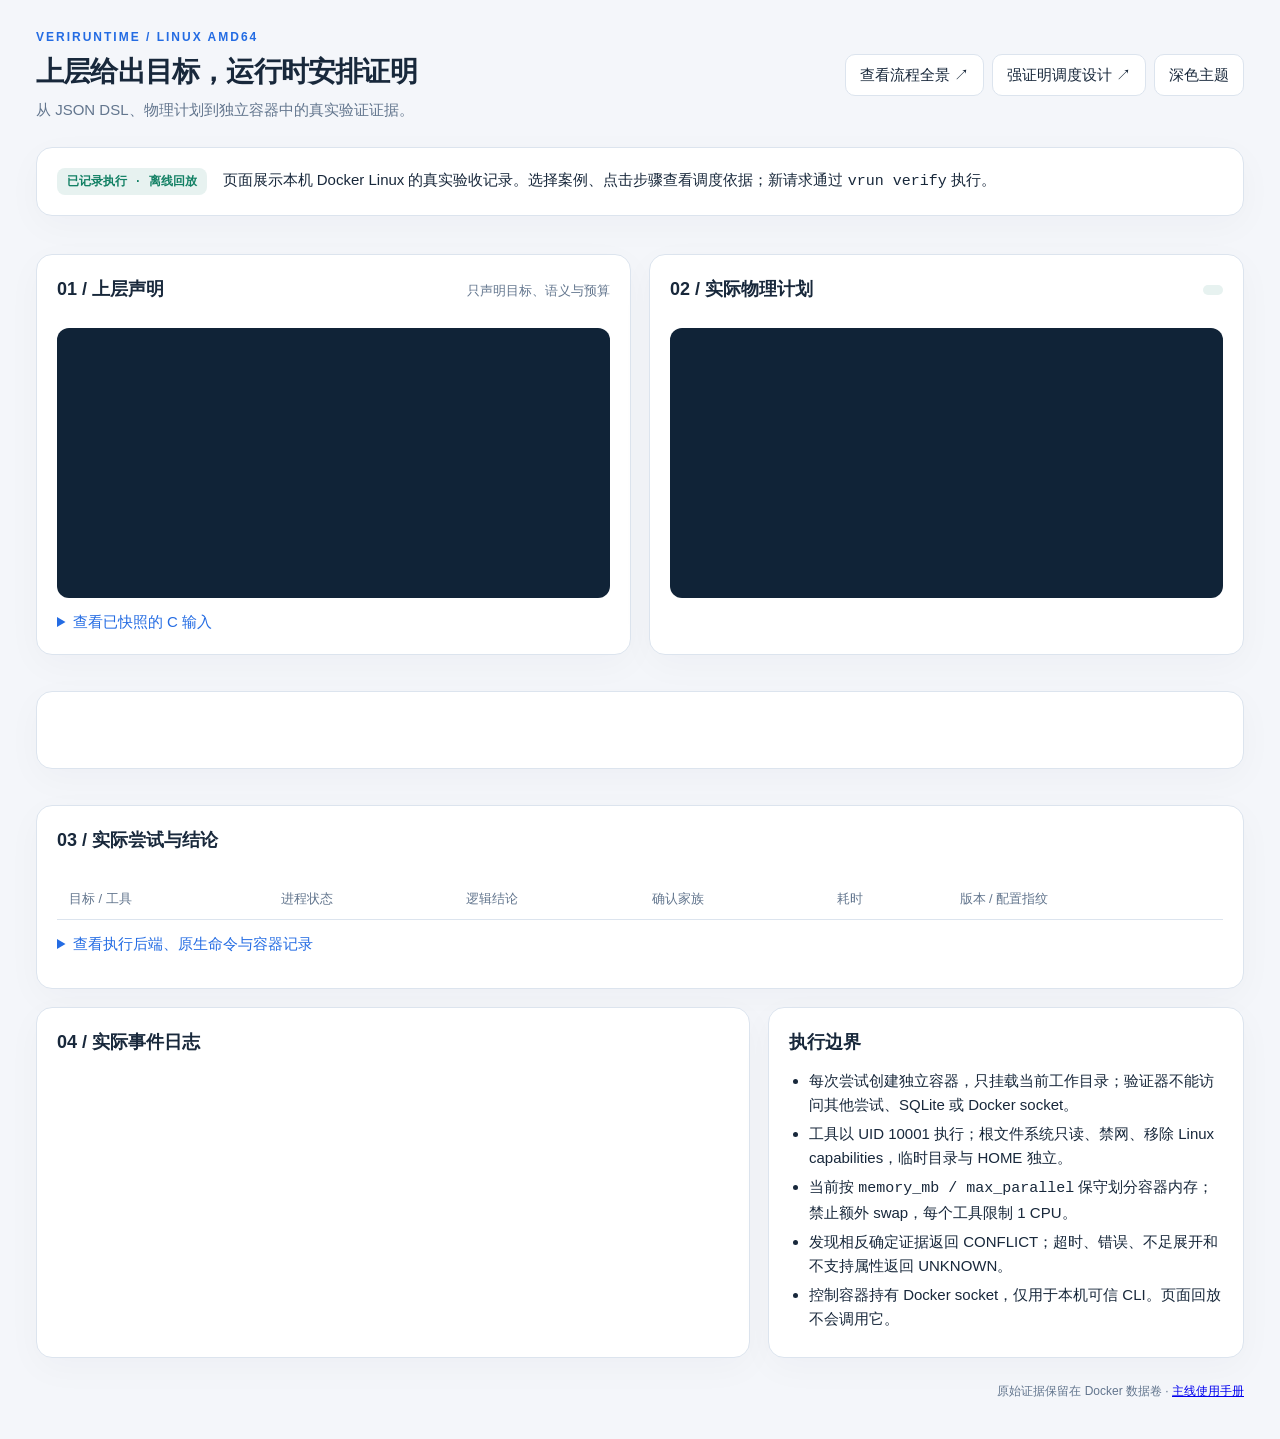
<file: docs/runtime-explorer.template.html>
<!doctype html>
<html lang="zh-CN">
<head>
<meta charset="utf-8"><meta name="viewport" content="width=device-width,initial-scale=1">
<title>VeriRuntime · DSL 调度观察台</title>
<style>
:root{--bg:#f4f6fa;--panel:#fff;--text:#18283b;--muted:#63768e;--line:#dce4ee;--blue:#246ce3;--green:#128064;--code:#102337;--shadow:0 10px 36px #142d4b08}*{box-sizing:border-box}body{margin:0;background:var(--bg);color:var(--text);font:15px/1.6 "Segoe UI","Microsoft YaHei",sans-serif}body.dark{--bg:#101923;--panel:#182431;--text:#e6eef8;--muted:#9cb0c8;--line:#2c3e53;--blue:#74acff;--green:#6ad9b9;--code:#0b131d;--shadow:none}main{max-width:1480px;margin:auto;padding:28px 36px 40px}header{display:flex;justify-content:space-between;align-items:center;gap:24px;margin-bottom:25px}h1{font-size:28px;letter-spacing:-.8px;margin:3px 0}h2{font-size:18px;margin:0 0 12px}h3{font-size:16px;margin:0 0 8px}p{margin:6px 0 12px}.eyebrow{color:var(--blue);font-size:12px;font-weight:700;letter-spacing:2px}.muted{color:var(--muted)}.mono,pre,code{font-family:Consolas,"Cascadia Code",monospace}button,a.button{font:inherit;background:var(--panel);color:var(--text);border:1px solid var(--line);border-radius:10px;padding:8px 14px;cursor:pointer;text-decoration:none}button:hover,a.button:hover{border-color:var(--blue)}button.selected{color:var(--blue);border-color:var(--blue);background:color-mix(in srgb,var(--blue) 8%,var(--panel))}.toolbar{display:flex;flex-wrap:wrap;gap:8px}.card{background:var(--panel);border:1px solid var(--line);border-radius:16px;padding:20px;box-shadow:var(--shadow)}.notice{display:flex;align-items:center;gap:16px;margin-bottom:18px}.pill{display:inline-flex;align-items:center;white-space:nowrap;color:var(--green);background:color-mix(in srgb,var(--green) 10%,var(--panel));border-radius:8px;padding:5px 10px;font:700 12px Consolas,monospace}.pill.unknown{color:#c08722}.pill.unsafe{color:#da5757}.scenario-row{display:flex;justify-content:space-between;align-items:center;flex-wrap:wrap;gap:12px;margin:22px 0 16px}.split{display:grid;grid-template-columns:1fr 1fr;gap:18px}.code-box{background:var(--code);color:#d9eafa;border-radius:12px;padding:18px;overflow:auto;font-size:12px;line-height:1.55;min-height:270px;max-height:400px;white-space:pre}pre{margin:0}.caption{display:flex;justify-content:space-between;align-items:baseline;gap:12px;margin-bottom:12px}.caption small{color:var(--muted)}.steps{display:grid;grid-template-columns:repeat(8,1fr);gap:8px;margin:18px 0}.step{padding:12px 9px;text-align:left;min-height:75px}.step span{display:block;font:11px Consolas;color:var(--muted);margin-bottom:4px}.step.skipped{opacity:.55}.stage-detail{display:grid;grid-template-columns:minmax(220px,.85fr) 2fr;gap:28px}.stage-detail code{display:inline-block;color:var(--blue);font-size:12px;overflow-wrap:anywhere}.list{margin:6px 0;padding-left:20px}.list li{margin:5px 0}.facts{display:grid;grid-template-columns:repeat(4,1fr);gap:16px;margin:18px 0}.fact{padding:16px}.fact strong{display:block;font-size:23px;margin:5px 0}.table-wrap{overflow:auto}table{width:100%;border-collapse:collapse;font-size:13px}td,th{padding:10px 12px;text-align:left;border-bottom:1px solid var(--line);white-space:nowrap}th{color:var(--muted);font-weight:500}td:first-child{font-weight:600}.two-bottom{display:grid;grid-template-columns:1.5fr 1fr;gap:18px;margin-top:18px}.event{display:grid;grid-template-columns:125px 1fr;gap:12px;padding:7px 0;border-bottom:1px solid var(--line);font-size:12px}.event time{color:var(--muted)}.event code{color:var(--blue)}details{margin-top:12px}summary{cursor:pointer;color:var(--blue)}details pre{margin-top:12px;max-height:260px;min-height:0}footer{color:var(--muted);font-size:12px;margin-top:24px;display:flex;justify-content:space-between;gap:24px}.source-note{font-size:12px;margin-top:12px}.family{font:12px Consolas;color:var(--muted)}@media(max-width:1050px){main{padding:20px}.steps{grid-template-columns:repeat(4,1fr)}.stage-detail{grid-template-columns:1fr}.facts{grid-template-columns:repeat(2,1fr)}}@media(max-width:680px){header{align-items:start;flex-direction:column}.split,.two-bottom{grid-template-columns:1fr}.steps{grid-template-columns:repeat(2,1fr)}h1{font-size:24px}.notice{align-items:start;flex-direction:column}.facts{gap:8px}footer{flex-direction:column}}
</style>
</head>
<body><main>
<header><div><div class="eyebrow">VERIRUNTIME / LINUX AMD64</div><h1>上层给出目标，运行时安排证明</h1><div class="muted">从 JSON DSL、物理计划到独立容器中的真实验证证据。</div></div><div class="toolbar"><a class="button" href="dispatch.html">查看流程全景 ↗</a><a class="button" href="strong-verification.html">强证明调度设计 ↗</a><button id="theme" aria-label="切换深浅主题">深色主题</button></div></header>
<div class="card notice"><span class="pill">已记录执行 · 离线回放</span><div>页面展示本机 Docker Linux 的真实验收记录。选择案例、点击步骤查看调度依据；新请求通过 <code>vrun verify</code> 执行。</div></div>
<div class="scenario-row"><div class="toolbar" id="scenarios"></div><span class="family" id="versions"></span></div>
<div class="split">
 <section class="card"><div class="caption"><h2>01 / 上层声明</h2><small>只声明目标、语义与预算</small></div><pre class="code-box" id="request"></pre><details><summary>查看已快照的 C 输入</summary><pre class="code-box" id="program"></pre></details></section>
 <section class="card"><div class="caption"><h2>02 / 实际物理计划</h2><span class="pill" id="cache"></span></div><pre class="code-box" id="plan"></pre><div class="source-note muted" id="plan-note"></div></section>
</div>
<div class="steps" id="steps"></div>
<section class="card stage-detail"><div><div class="eyebrow" id="stage-number"></div><h2 id="stage-title"></h2><code id="stage-source"></code></div><div><p id="stage-description"></p><ul class="list" id="stage-points"></ul></div></section>
<div class="facts" id="facts"></div>
<section class="card"><div class="caption"><h2>03 / 实际尝试与结论</h2><small id="execution-id"></small></div><div class="table-wrap"><table><thead><tr><th>目标 / 工具</th><th>进程状态</th><th>逻辑结论</th><th>确认家族</th><th>耗时</th><th>版本 / 配置指纹</th></tr></thead><tbody id="attempts"></tbody></table></div><details id="commands"><summary>查看执行后端、原生命令与容器记录</summary><pre class="code-box" id="command-data"></pre></details><p class="source-note muted" id="evidence-note"></p></section>
<div class="two-bottom"><section class="card"><h2>04 / 实际事件日志</h2><div id="events"></div></section><section class="card"><h2>执行边界</h2><ul class="list"><li>每次尝试创建独立容器，只挂载当前工作目录；验证器不能访问其他尝试、SQLite 或 Docker socket。</li><li>工具以 UID 10001 执行；根文件系统只读、禁网、移除 Linux capabilities，临时目录与 HOME 独立。</li><li>当前按 <code>memory_mb / max_parallel</code> 保守划分容器内存；禁止额外 swap，每个工具限制 1 CPU。</li><li>发现相反确定证据返回 CONFLICT；超时、错误、不足展开和不支持属性返回 UNKNOWN。</li><li>控制容器持有 Docker socket，仅用于本机可信 CLI。页面回放不会调用它。</li></ul></section></div>
<footer><span id="receipt"></span><span>原始证据保留在 Docker 数据卷 · <a href="../README.md">主线使用手册</a></span></footer>
</main>
<script id="evidence" type="application/json">__DISPATCH_EVIDENCE__</script>
<script>
const DATA=JSON.parse(document.getElementById('evidence').textContent);
const $=id=>document.getElementById(id), fmt=x=>JSON.stringify(x,null,2), escape=s=>String(s??'').replace(/[&<>"']/g,c=>({'&':'&amp;','<':'&lt;','>':'&gt;','"':'&quot;',"'":'&#39;'}[c]));
const choices=[['unsafe-first','UNSAFE · 首次'],['safe-first','SAFE · 首次'],['unsafe-repeat','缓存复用'],['workflow','依赖工作流'],['unsupported','不支持的属性']];
const STAGES=[
 ['接收 DSL','veriruntime/dsl/__init__.py · load_workflow','严格 JSON Schema 转换成不可变的 VerificationWorkflow。单任务被包装成只有一个目标的工作流。',['拒绝工具名称、执行算子、未知字段和重复 JSON 键。','源文件路径相对 DSL 文件解析；递归收集字面量本地头文件。','源码内容、入口、属性、C 语义和确认数形成 semantic_key；任务名称和执行预算不改变命题身份。']],
 ['依赖门控','veriruntime/service.py · VerificationService.verify','调度器维护 remaining 与 results，只有所有前置目标已经返回结果时，才检查目标能否执行。',['前置目标必须达到指定 SAFE / UNSAFE，且满足其确认数。','未满足依赖时写入 BLOCKED / UNKNOWN 与 dependency_not_satisfied，启动工具次数为 0。','当前就绪目标依次执行，目标内部的多个工具可以并行；不会传播新的假设或自动生成子目标。']],
 ['优化与计划','veriruntime/optimizer.py · CostAwareOptimizer.optimize','先按能力与预算筛选独立验证家族，再用历史统计生成可解释的物理计划。',['得分为平滑后的确定结论率 / 预计耗时；无历史时采用工具先验。','按 max_parallel 与估计内存装箱：同组 Parallel，不同组 Sequence；单工具为 Run。','把全局时间按阶段分配，给后续回退保留机会。能力筛选与计划生成发生在缓存校验之前。']],
 ['核验缓存','veriruntime/cache.py · SemanticCache.lookup','候选计划生成后，校验已有证据；有效命中会把物理计划替换成 CacheLookup，同时保留原计划作为回退。',['只复用满足要求的 SAFE / UNSAFE，按独立家族计数。','核对当前工具的家族、版本、config_id；Docker config_id 包含精确镜像身份。','检查原始尝试、结果、逻辑计划和 SHA-256 工件是否一致。命中可有版本探测容器，但不会启动验证命令。']],
 ['预算调度','veriruntime/runtime/engine.py · Runtime.execute_goal','计划解释器访问 Run、Parallel、Sequence；共享 deadline 和全局 semaphore 决定何时启动、等待和取消 backend execution。',['证据达到确认要求时取消未完成工具；相反确定结论也立即结束组合。','Sequence 在要求未满足时继续回退；UNKNOWN 不会改变目标。','ExecutionSpec 传递 argv、工作目录、环境、剩余时间、CPU / 内存请求及工具身份；backend 不选择验证器。']],
 ['隔离执行','veriruntime/execution/local.py · LocalExecutionBackend / tools/docker.py','LocalExecutionBackend 管理桥接进程组的 start、wait、cancel、metrics、cleanup；可选 Docker transport 创建独立工具容器。',['本地 backend 的 CPU / 内存请求仅为 metadata；本页记录的 Docker worker 另有硬 cgroup 限额。','只挂载尝试目录的 volume subpath，输入只读；backend 清理进程组后 transport 删除容器。','backend 返回原始输出与执行状态，不判断 SAFE / UNSAFE；既有原生 adapter 负责解析工具证据。']],
 ['归并结论','veriruntime/runtime/engine.py · reconcile','只有 COMPLETED 且具有确定 SAFE / UNSAFE 的尝试才提供确认；同一家族只计一次。',['至少 min_confirmations 个家族给出一致结论，才满足要求。','任何 SAFE / UNSAFE 对立证据优先返回 CONFLICT，不能通过多数投票消除。','异常进程状态与逻辑结论分开记录；被取消的工具不贡献确认。']],
 ['持久化反馈','veriruntime/service.py · _finish_goal / store.py / artifacts.py','保存逻辑计划、物理计划、事件、原始输出和结果，并返回 GoalExecution / WorkflowExecution。',['SQLite 保存执行和尝试来源，工件按 SHA-256 寻址并绑定 attempt_id。','缓存重复执行有自己的 execution_id，通过 source_execution_id 指向原始验证。','上层可读取 goal_id、verdict、confirmations、diagnostics、failure_reasons 和 artifacts 后显式重新提交 DSL。']]
];
let current='unsafe-first', stage=0;
function execution(){return DATA.scenarios[current].execution}
function goals(){const e=execution();return e.goals||[e]}
function renderStage(index){stage=index;document.querySelectorAll('.step').forEach((b,i)=>b.classList.toggle('selected',i===index));const s=STAGES[index];$('stage-number').textContent=`步骤 ${String(index+1).padStart(2,'0')} / 08`;$('stage-title').textContent=s[0];$('stage-source').textContent=s[1];$('stage-description').textContent=s[2];$('stage-points').innerHTML=s[3].map(p=>`<li>${escape(p)}</li>`).join('')}
function select(key){current=key;document.querySelectorAll('#scenarios button').forEach(b=>b.classList.toggle('selected',b.dataset.key===key));const s=DATA.scenarios[key], gs=goals(), r=gs[0].report.result, hit=gs.every(g=>g.report.result.cache_hit), attempts=s.attempts||gs.flatMap(g=>g.report.attempts);$('request').textContent=fmt(s.request);$('program').textContent=s.program||'工作流的各个目标分别快照对应源文件；源码见 examples/c/。';$('plan').textContent=fmt(gs.length===1?gs[0].optimization.physical_plan:gs.map(g=>({goal:g.report.result.goal_id,plan:g.optimization.physical_plan})));$('cache').textContent=hit?'HIT · 零验证执行':gs[0].optimization.explanation.cache;$('plan-note').textContent=hit?'保留 fallback 计划；真正验证器执行次数为 0。':'这是本次运行生成并保存的 AST；工具顺序由能力、历史、预算共同决定。';$('facts').innerHTML=[['实际验证命令',attempts.length],['确认家族',gs.map(g=>g.report.result.confirmations).join(' / ')],['逻辑结论',gs.map(g=>g.report.result.verdict).join(' → ')],['目标耗时',gs.reduce((a,g)=>a+g.report.result.wall_time_sec,0).toFixed(3)+' s']].map(([label,value])=>`<div class="card fact"><span class="muted">${label}</span><strong class="mono">${escape(value)}</strong></div>`).join('');$('attempts').innerHTML=attempts.length?attempts.map(a=>`<tr><td>${escape(a.tool)}</td><td>${escape(a.status)}</td><td><span class="pill ${a.verdict==='UNSAFE'?'unsafe':a.verdict==='UNKNOWN'?'unknown':''}">${escape(a.verdict)}</span></td><td class="mono">${escape(a.family)}</td><td class="mono">${a.wall_time_sec.toFixed(3)} s</td><td>${escape(a.version)}<div class="family">${escape(a.config_id.slice(0,16))}…</div></td></tr>`).join(''):`<tr><td colspan="6">本次启动验证命令：0。${hit?'来源执行：'+escape(r.source_execution_id):'诊断：'+escape(r.failure_reasons.join(', '))}</td></tr>`;$('execution-id').textContent=(execution().execution_id||r.execution_id).slice(0,20)+'…';$('command-data').textContent=fmt(attempts.map(a=>({tool:a.tool,bridge_command:a.command,native_command:a.native_command,execution_backend:a.execution_backend,execution_spec:a.execution_spec,backend_outcome:a.backend_outcome,compilation:a.compilation,container:a.container})));$('commands').hidden=!attempts.length;$('evidence-note').textContent='可在同一数据卷中运行 vrun show '+r.execution_id+' --data-dir '+(s.execution.report?.attempts?.[0]?.workspace?.split('/executions/')[0]||'/data/acceptance/latest/<本次验收目录>')+' --json 查看完整来源。';const events=gs.flatMap(g=>g.report.events);$('events').innerHTML=events.length?events.map(e=>`<div class="event"><time>${escape(e.time?.slice(11,23))} UTC</time><div><code>${escape(e.kind)}</code> ${escape([e.tool,e.verdict,e.status].filter(Boolean).join(' · '))}</div></div>`).join(''):'无工具执行事件。结果及诊断已保存。';document.querySelectorAll('.step').forEach((b,i)=>b.classList.toggle('skipped',hit&&i>=4&&i<=6));renderStage(hit?3:current==='workflow'?1:current==='unsupported'?2:stage)}
$('scenarios').innerHTML=choices.map(([key,label])=>`<button data-key="${key}">${label}</button>`).join('');document.querySelectorAll('#scenarios button').forEach(b=>b.onclick=()=>select(b.dataset.key));$('steps').innerHTML=STAGES.map((s,i)=>`<button class="step" data-index="${i}"><span>${String(i+1).padStart(2,'0')}</span>${s[0]}</button>`).join('');document.querySelectorAll('.step').forEach(b=>b.onclick=()=>renderStage(+b.dataset.index));$('versions').textContent=DATA.profiles.filter(p=>p.available).map(p=>p.name).join(' / ');$('receipt').textContent='证据生成：'+DATA.generated_at_utc+' · '+DATA.platform+' · 遗留工具容器 '+DATA.checks.remaining_worker_containers;$('theme').onclick=()=>{document.body.classList.toggle('dark');$('theme').textContent=document.body.classList.contains('dark')?'浅色主题':'深色主题'};select(current);
</script></body></html>
</file>
<file: docs/presentation/veriruntime-report/assets/base.css>
/* html-ppt :: base.css — reset + shared tokens + layout primitives */
/* Default tokens. Themes in assets/themes/*.css override the :root block. */
:root {
  --bg: #ffffff;
  --bg-soft: #f7f7f8;
  --surface: #ffffff;
  --surface-2: #f2f2f4;
  --border: rgba(0,0,0,.08);
  --border-strong: rgba(0,0,0,.16);
  --text-1: #111216;
  --text-2: #55596a;
  --text-3: #8a8f9e;
  --accent: #3b6cff;
  /* Text drawn on top of an --accent fill. Every theme in assets/themes/
   * and every full-deck style.css overrides this with whichever of white /
   * near-black clears WCAG AA against its own accent — a hardcoded ink
   * cannot, because accents here range from #ffffff to #000000.
   * This default is black rather than white on purpose: against the default
   * --accent #3b6cff, white measures 4.40:1 and black 4.77:1, so only black
   * clears AA for normal text. Reached by any deck that links no theme. */
  --accent-ink: #000000;
  --accent-2: #7a5cff;
  --accent-3: #ff5c8a;
  --good: #1aaf6c;
  --warn: #f5a524;
  --bad:  #e0445a;
  --grad: linear-gradient(135deg,#3b6cff,#7a5cff 55%,#ff5c8a);
  --grad-soft: linear-gradient(135deg,#eef2ff,#f5ecff 55%,#ffeef5);
  --radius: 18px;
  --radius-sm: 12px;
  --radius-lg: 26px;
  --shadow: 0 10px 30px rgba(18,24,40,.08), 0 2px 6px rgba(18,24,40,.04);
  --shadow-lg: 0 24px 60px rgba(18,24,40,.14), 0 6px 16px rgba(18,24,40,.06);
  --font-sans: 'Inter','Noto Sans SC',-apple-system,BlinkMacSystemFont,Helvetica,Arial,sans-serif;
  --font-serif: 'Playfair Display','Noto Serif SC',Georgia,serif;
  --font-mono: 'JetBrains Mono','IBM Plex Mono',SFMono-Regular,Menlo,monospace;
  --font-display: var(--font-sans);
  --letter-tight: -.03em;
  --letter-normal: -.01em;
  --ease: cubic-bezier(.4,0,.2,1);
}

*,*::before,*::after{box-sizing:border-box}
html,body{margin:0;padding:0;background:var(--bg);color:var(--text-1);
  font-family:var(--font-sans);font-weight:400;line-height:1.6;
  -webkit-font-smoothing:antialiased;-moz-osx-font-smoothing:grayscale;
  letter-spacing:var(--letter-normal)}

/* Viewport host: centres the fixed-size design canvas and letterboxes the rest.
   Every px in a slide therefore means the same thing in the browser, in the
   presenter preview, in the overview thumbnail and in a headless render. */
body{width:100vw;height:100vh;overflow:hidden;
  display:flex;align-items:center;justify-content:center}
img,svg,video{max-width:100%;display:block}
a{color:var(--accent);text-decoration:none}
a:hover{text-decoration:underline}
code,kbd,pre,samp{font-family:var(--font-mono)}

/* ================= SLIDE SYSTEM ================= */
/* ================= DESIGN CANVAS =================
   Slides are authored against a FIXED 1920x1080 canvas and scaled to fit the
   viewport by runtime.js (--deck-scale). Before this, .deck was 100vw/100vh
   while type and spacing stayed in absolute px, so a 1512x850 laptop window
   and a 1920x1080 render produced visibly different pages (issue #20).

   Escape hatches:
     <body data-fit="fluid">      -> old behaviour, canvas follows the viewport
     <div class="deck" data-w=".." data-h="..">  -> custom canvas (e.g. 1080x1440 for 3:4)
*/
.deck{position:relative;flex:none;
  width:var(--deck-w,1920px);height:var(--deck-h,1080px);
  overflow:hidden;background:var(--bg);
  transform:scale(var(--deck-scale,1));transform-origin:center center}

/* Opt out: fluid canvas, exactly what the deck did before. */
body[data-fit="fluid"]{display:block}
body[data-fit="fluid"] .deck{width:100vw;height:100vh;transform:none}
.slide{
  position:absolute;inset:0;
  display:flex;flex-direction:column;justify-content:center;
  padding:72px 96px;
  box-sizing:border-box;
  opacity:0;pointer-events:none;
  transition:opacity .5s var(--ease), transform .5s var(--ease);
  transform:translateX(30px);
  overflow:hidden;
}
.slide.is-active{opacity:1;pointer-events:auto;transform:translateX(0);z-index:2}
.slide.is-prev{transform:translateX(-30px)}

/* single-page standalone (used when a layout file is opened directly) */
body.single .slide{position:relative;width:100%;height:100%;opacity:1;transform:none;pointer-events:auto}
body[data-fit="fluid"].single .slide{width:100vw;height:100vh}

/* ================= TYPOGRAPHY ================= */
.eyebrow{font-size:13px;font-weight:500;letter-spacing:.16em;text-transform:uppercase;color:var(--text-3)}
.kicker{font-size:14px;font-weight:600;color:var(--accent);letter-spacing:.08em;text-transform:uppercase}
h1.title,.h1{font-family:var(--font-display);font-size:72px;line-height:1.05;font-weight:800;letter-spacing:var(--letter-tight);margin:0 0 18px;color:var(--text-1)}
h2.title,.h2{font-family:var(--font-display);font-size:54px;line-height:1.1;font-weight:700;letter-spacing:var(--letter-tight);margin:0 0 14px}
h3,.h3{font-size:32px;line-height:1.2;font-weight:600;letter-spacing:var(--letter-normal);margin:0 0 10px}
h4,.h4{font-size:22px;line-height:1.3;font-weight:600;margin:0 0 8px}
.lede{font-size:22px;line-height:1.55;color:var(--text-2);font-weight:300;max-width:62ch}
.dim{color:var(--text-2)}
.dim2{color:var(--text-3)}
.mono{font-family:var(--font-mono)}
.serif{font-family:var(--font-serif)}
.gradient-text{background:var(--grad);-webkit-background-clip:text;background-clip:text;-webkit-text-fill-color:transparent;color:transparent}

/* ================= LAYOUT PRIMITIVES ================= */
.stack>*+*{margin-top:14px}
.row{display:flex;gap:24px;align-items:center}
.row.wrap{flex-wrap:wrap}
.grid{display:grid;gap:24px}
.g2{grid-template-columns:repeat(2,1fr)}
.g3{grid-template-columns:repeat(3,1fr)}
.g4{grid-template-columns:repeat(4,1fr)}
.center{display:flex;align-items:center;justify-content:center;text-align:center}
.fill{flex:1}
.sp-t{padding-top:24px}.sp-b{padding-bottom:24px}
.mt-s{margin-top:8px}.mt-m{margin-top:18px}.mt-l{margin-top:32px}
.mb-s{margin-bottom:8px}.mb-m{margin-bottom:18px}.mb-l{margin-bottom:32px}

/* ================= CARDS ================= */
.card{background:var(--surface);border:1px solid var(--border);border-radius:var(--radius);
  padding:26px 28px;box-shadow:var(--shadow);position:relative;overflow:hidden}
.card-soft{background:var(--surface-2);border:1px solid var(--border)}
.card-outline{background:transparent;border:1.5px solid var(--border-strong);box-shadow:none}
.card-accent{background:var(--surface);border-top:3px solid var(--accent)}
.card-hover{transition:transform .3s var(--ease),box-shadow .3s var(--ease)}
.card-hover:hover{transform:translateY(-4px);box-shadow:var(--shadow-lg)}

.pill{display:inline-block;padding:4px 12px;border-radius:999px;font-size:12px;font-weight:500;
  background:var(--surface-2);color:var(--text-2);border:1px solid var(--border)}
.pill-accent{background:color-mix(in srgb,var(--accent) 12%,transparent);color:var(--accent);border-color:color-mix(in srgb,var(--accent) 28%,transparent)}

/* ================= BARS / DIVIDERS ================= */
.divider{height:1px;background:var(--border);width:100%}
.divider-accent{height:3px;width:72px;background:var(--accent);border-radius:2px}

/* ================= IMAGES (issue #17) =================
 * Framing primitives shared by every image-* layout. The frame owns the
 * aspect ratio and the crop; the <img> just fills it. That's what lets you
 * swap in a photo of any shape without touching the layout.
 *   <figure class="img-frame"><img src="…" alt=""></figure>
 *   .img-frame.contain  -> letterbox instead of crop (screenshots, diagrams,
 *                          logos — anything where cropping loses information)
 *   --img-ratio         -> aspect ratio of the frame (default 16/10)
 *   --img-pos           -> object-position, e.g. "top" to protect a headline
 */
.img-frame{position:relative;margin:0;overflow:hidden;
  border-radius:var(--radius);box-shadow:var(--shadow);background:var(--surface-2);
  aspect-ratio:var(--img-ratio,16/10)}
.img-frame > img{width:100%;height:100%;object-fit:cover;object-position:var(--img-pos,center)}
.img-frame.contain{background:var(--bg-soft);box-shadow:none;border:1px solid var(--border)}
.img-frame.contain > img{object-fit:contain}
.img-frame.fill{height:100%;aspect-ratio:auto}
.img-scrim{position:absolute;inset:0;
  background:linear-gradient(180deg,transparent 42%,rgba(8,10,20,.72))}
.img-cap{margin:10px 2px 0;font-size:14px;line-height:1.5;color:var(--text-3)}
.img-tag{position:absolute;top:14px;left:14px;padding:5px 12px;border-radius:999px;
  background:rgba(10,12,20,.55);color:#fff;font-size:12px;letter-spacing:.06em;
  text-transform:uppercase;backdrop-filter:blur(6px)}

/* ================= CHROME (header/footer/progress) ================= */
.deck-header{position:absolute;top:24px;left:40px;right:40px;display:flex;align-items:center;justify-content:space-between;
  font-size:12px;color:var(--text-3);letter-spacing:.12em;text-transform:uppercase;z-index:10;pointer-events:none}
.deck-footer{position:absolute;bottom:24px;left:40px;right:40px;display:flex;align-items:center;justify-content:space-between;
  font-size:12px;color:var(--text-3);z-index:10;pointer-events:none}
.slide-number::before{content:attr(data-current)}
.slide-number::after{content:" / " attr(data-total)}
.progress-bar{position:fixed;left:0;right:0;bottom:0;height:3px;background:transparent;z-index:20}
.progress-bar > span{display:block;height:100%;width:0;background:var(--accent);transition:width .3s var(--ease)}

/* ---- custom logo (issue #11) ----
 * One logo per deck, drawn over the slide area. Two ways in, same CSS:
 *   1. hand-author it  -> <img class="deck-logo" data-pos="bottom-right" src="…">
 *   2. declare it once -> <body data-logo="…" data-logo-position="bottom-right">
 * (1) needs no JS at all; (2) is created by runtime.js. It lives inside .deck
 * so it scales with the deck. On an exported PDF it is painted per page by the
 * @media print block below, not by this element — see the note there. */
.deck-logo{position:absolute;z-index:11;pointer-events:none;
  height:var(--logo-size,44px);width:auto;max-width:30%;object-fit:contain;
  opacity:var(--logo-opacity,.9)}
.deck-logo[data-pos="top-left"]     {top:var(--logo-inset-y,28px);left:var(--logo-inset-x,40px)}
.deck-logo[data-pos="top-right"]    {top:var(--logo-inset-y,28px);right:var(--logo-inset-x,40px)}
.deck-logo[data-pos="bottom-left"]  {bottom:var(--logo-inset-y,28px);left:var(--logo-inset-x,40px)}
.deck-logo[data-pos="bottom-right"] {bottom:var(--logo-inset-y,28px);right:var(--logo-inset-x,40px)}
.deck-logo:not([data-pos])          {top:28px;right:40px}

/* ================= PRESENTER / OVERVIEW ================= */
/* Keep this list in sync with NOTE_SEL in assets/runtime.js — the runtime
 * reads speaker notes from all of these, so all of them must be hidden
 * from the audience. */
.notes,.speaker-notes{display:none!important}
.notes-overlay{position:fixed;inset:auto 0 0 0;max-height:42vh;background:rgba(20,22,30,.95);color:#e8ebf4;
  padding:20px 32px;font-size:16px;line-height:1.6;border-top:1px solid rgba(255,255,255,.1);transform:translateY(100%);
  transition:transform .3s var(--ease);z-index:40;overflow:auto;font-family:var(--font-sans)}
.notes-overlay.open{transform:translateY(0)}
.overview{position:fixed;inset:0;background:rgba(10,12,18,.92);backdrop-filter:blur(12px);z-index:50;
  display:none;padding:40px;overflow:auto}
.overview.open{display:grid;grid-template-columns:repeat(4,1fr);gap:20px;align-content:start}
.overview .thumb{background:var(--surface);border:1px solid var(--border);border-radius:12px;
  aspect-ratio:16/9;overflow:hidden;cursor:pointer;position:relative;color:var(--text-1);padding:16px;
  font-size:11px;transition:transform .2s var(--ease)}
.overview .thumb:hover{transform:scale(1.04)}
.overview .thumb .n{position:absolute;top:8px;left:10px;font-weight:700;font-size:14px;color:var(--text-3)}
.overview .thumb .t{position:absolute;bottom:10px;left:14px;right:14px;font-weight:600;color:var(--text-1)}

/* ================= PRESENTER VIEW ================= */
/* Presenter view opens in a separate popup window (S key).
 * All presenter styles are self-contained in the popup HTML generated by runtime.js.
 * The audience window (this file) is NOT affected — it stays as normal deck view.
 * Only the .notes class below is needed to hide speaker notes from audience. */

/* ================= UTILITY ================= */
.hidden{display:none!important}
.nowrap{white-space:nowrap}
.tr{text-align:right}.tc{text-align:center}.tl{text-align:left}
.uppercase{text-transform:uppercase;letter-spacing:.12em}

/* ================= PRINT ================= */
@media print{
  /* Every declaration here is !important on purpose. A template stylesheet
   * scopes its rules as `.tpl-name .slide`, which is specificity (0,2,0) and
   * beats a bare `.slide` at (0,1,0) — so without !important a template
   * silently keeps its screen layout in print. That is how dir-key-nav-minimal
   * (position:absolute) printed 8 slides onto 1 page and xhs-post printed 9
   * onto 2: only the opacity/transform declarations on this rule carried
   * !important, and the ones that decide pagination did not. */
  body{display:block!important;width:auto!important;height:auto!important;overflow:visible!important}
  .deck{transform:none!important;width:100%!important;height:auto!important;
        min-height:0!important;display:block!important}
  .slide{position:relative!important;inset:auto!important;
         opacity:1!important;transform:none!important;
         page-break-after:always;break-after:page;
         width:100%!important;height:100vh!important;max-height:100vh!important}
  .slide:last-child{page-break-after:auto;break-after:auto}
  .deck-header,.deck-footer,.progress-bar,.notes-overlay,.overview{display:none!important}

  /* Logo in print. The .deck-logo element is position:absolute inside .deck,
   * and print collapses .deck to height:auto with every slide stacked — so the
   * element can only anchor ONCE against the whole document and lands on a
   * single page (or none). Hide it and paint the logo per slide instead: in
   * print one .slide is exactly one page. runtime.js mirrors the image URL and
   * placement onto .deck (--logo-print / data-logo-print), so this only kicks
   * in when the runtime is present; a JS-less deck keeps the element. */
  .deck[data-logo-print] > .deck-logo{display:none!important}
  .deck[data-logo-print] .slide:not([data-no-logo])::after{
    content:"";position:absolute;z-index:11;pointer-events:none;
    width:30%;height:var(--logo-size,44px);
    background-image:var(--logo-print);background-repeat:no-repeat;
    background-size:contain;opacity:var(--logo-opacity,.9)}
  .deck[data-logo-print="top-left"]     .slide:not([data-no-logo])::after{top:var(--logo-inset-y,28px);left:var(--logo-inset-x,40px);background-position:left top}
  .deck[data-logo-print="top-right"]    .slide:not([data-no-logo])::after{top:var(--logo-inset-y,28px);right:var(--logo-inset-x,40px);background-position:right top}
  .deck[data-logo-print="bottom-left"]  .slide:not([data-no-logo])::after{bottom:var(--logo-inset-y,28px);left:var(--logo-inset-x,40px);background-position:left bottom}
  .deck[data-logo-print="bottom-right"] .slide:not([data-no-logo])::after{bottom:var(--logo-inset-y,28px);right:var(--logo-inset-x,40px);background-position:right bottom}
}
</file>
<file: docs/presentation/veriruntime-report/assets/themes/academic-paper.css>
/* theme: academic-paper — 学术论文 */
:root{
  --bg:#fdfcf8;--bg-soft:#f7f5ed;--surface:#ffffff;--surface-2:#f5f3ea;
  --border:rgba(20,20,20,.14);--border-strong:rgba(20,20,20,.35);
  --text-1:#0a0a0a;--text-2:#333333;--text-3:#707070;
  --accent:#1a3a7a;--accent-2:#0a0a0a;--accent-3:#8a1a1a;
  --accent-ink:#ffffff;  /* text on --accent — 10.9:1 */
  --good:#1a5a2a;--warn:#8a6a1a;--bad:#8a1a1a;
  --grad:linear-gradient(135deg,#1a3a7a,#0a0a0a);
  --grad-soft:linear-gradient(135deg,#e8edf8,#f5f3ea);
  --radius:0px;--radius-sm:0px;--radius-lg:0px;
  --shadow:none;
  --shadow-lg:0 1px 2px rgba(0,0,0,.1);
  --font-sans:'Latin Modern Roman','Playfair Display','Noto Serif SC',Georgia,serif;
  --font-serif:'Latin Modern Roman','Playfair Display','Noto Serif SC',Georgia,serif;
  --font-display:'Latin Modern Roman','Playfair Display','Noto Serif SC',Georgia,serif;
}
body{font-family:var(--font-serif)}
h1.title,h2.title,.h1,.h2{font-weight:700;font-family:var(--font-serif)}
.card{border:1px solid var(--border);box-shadow:none}
.divider{background:var(--text-1);height:1px}
.divider-accent{background:var(--text-1);height:2px;width:100%}
a{color:var(--accent);text-decoration:underline}
.kicker{color:var(--accent);font-style:italic;text-transform:none;letter-spacing:0;font-weight:400}
</file>
<file: docs/presentation/veriruntime-report/assets/animations/animations.css>
/* html-ppt :: animations.css
 * Apply by adding class="anim-<name>" or data-anim="<name>".
 * Durations are deliberately snappy; tweak --anim-dur per element.
 */
:root{--anim-dur:.7s;--anim-ease:cubic-bezier(.4,0,.2,1)}

/* ---------- FADE DIRECTIONALS ---------- */
@keyframes kf-fade-up{from{opacity:0;transform:translateY(32px)}to{opacity:1;transform:none}}
@keyframes kf-fade-down{from{opacity:0;transform:translateY(-32px)}to{opacity:1;transform:none}}
@keyframes kf-fade-left{from{opacity:0;transform:translateX(-40px)}to{opacity:1;transform:none}}
@keyframes kf-fade-right{from{opacity:0;transform:translateX(40px)}to{opacity:1;transform:none}}
.anim-fade-up{animation:kf-fade-up var(--anim-dur) var(--anim-ease) both}
.anim-fade-down{animation:kf-fade-down var(--anim-dur) var(--anim-ease) both}
.anim-fade-left{animation:kf-fade-left var(--anim-dur) var(--anim-ease) both}
.anim-fade-right{animation:kf-fade-right var(--anim-dur) var(--anim-ease) both}

/* ---------- RISE / DROP / ZOOM / BLUR / GLITCH ---------- */
@keyframes kf-rise{from{opacity:0;transform:translateY(60px) scale(.97);filter:blur(6px)}to{opacity:1;transform:none;filter:none}}
@keyframes kf-drop{from{opacity:0;transform:translateY(-60px) scale(.97)}to{opacity:1;transform:none}}
@keyframes kf-zoom{0%{opacity:0;transform:scale(.6)}60%{transform:scale(1.04)}100%{opacity:1;transform:scale(1)}}
@keyframes kf-blur{from{opacity:0;filter:blur(18px)}to{opacity:1;filter:none}}
@keyframes kf-glitch{0%{opacity:0;transform:translateX(0);clip-path:inset(0 0 0 0)}
  20%{opacity:1;transform:translateX(-6px);clip-path:inset(20% 0 30% 0)}
  40%{transform:translateX(4px);clip-path:inset(50% 0 10% 0)}
  60%{transform:translateX(-3px);clip-path:inset(10% 0 60% 0)}
  80%{transform:translateX(2px);clip-path:inset(0 0 0 0)}
  100%{opacity:1;transform:none}}
.anim-rise-in{animation:kf-rise .9s var(--anim-ease) both}
.anim-drop-in{animation:kf-drop .8s var(--anim-ease) both}
.anim-zoom-pop{animation:kf-zoom .7s cubic-bezier(.22,1.3,.36,1) both}
.anim-blur-in{animation:kf-blur .8s var(--anim-ease) both}
.anim-glitch-in{animation:kf-glitch .8s steps(5,end) both}

/* ---------- TYPEWRITER ---------- */
.anim-typewriter{display:inline-block;overflow:hidden;white-space:nowrap;border-right:2px solid currentColor;
  width:0;animation:kf-type 2.4s steps(40,end) forwards, kf-caret 1s step-end infinite}
@keyframes kf-type{to{width:100%}}
@keyframes kf-caret{50%{border-color:transparent}}

/* ---------- GLOW / SHIMMER / GRADIENT-FLOW ---------- */
@keyframes kf-neon{0%,100%{text-shadow:0 0 8px var(--accent),0 0 20px var(--accent)}
  50%{text-shadow:0 0 16px var(--accent),0 0 40px var(--accent),0 0 80px var(--accent)}}
.anim-neon-glow{animation:kf-neon 2s ease-in-out infinite}

.anim-shimmer-sweep{position:relative;overflow:hidden}
.anim-shimmer-sweep::after{content:"";position:absolute;inset:0;
  background:linear-gradient(110deg,transparent 40%,rgba(255,255,255,.55) 50%,transparent 60%);
  transform:translateX(-100%);animation:kf-shimmer 2.4s var(--anim-ease) infinite}
@keyframes kf-shimmer{to{transform:translateX(100%)}}

.anim-gradient-flow{background:linear-gradient(90deg,var(--accent),var(--accent-2,var(--accent)),var(--accent-3,var(--accent)),var(--accent));
  background-size:300% 100%;-webkit-background-clip:text;background-clip:text;color:transparent;-webkit-text-fill-color:transparent;
  animation:kf-gradflow 4s linear infinite}
@keyframes kf-gradflow{to{background-position:300% 0}}

/* ---------- STAGGER LIST ---------- */
.anim-stagger-list > *{opacity:0;animation:kf-rise .65s var(--anim-ease) both}
.anim-stagger-list > *:nth-child(1){animation-delay:.05s}
.anim-stagger-list > *:nth-child(2){animation-delay:.15s}
.anim-stagger-list > *:nth-child(3){animation-delay:.25s}
.anim-stagger-list > *:nth-child(4){animation-delay:.35s}
.anim-stagger-list > *:nth-child(5){animation-delay:.45s}
.anim-stagger-list > *:nth-child(6){animation-delay:.55s}
.anim-stagger-list > *:nth-child(7){animation-delay:.65s}
.anim-stagger-list > *:nth-child(8){animation-delay:.75s}
.anim-stagger-list > *:nth-child(n+9){animation-delay:.85s}

/* ---------- COUNTER-UP (JS-driven, marker class only) ---------- */
.counter{font-variant-numeric:tabular-nums}

/* ---------- SVG PATH DRAW ---------- */
.anim-path-draw path,.anim-path-draw line,.anim-path-draw polyline,.anim-path-draw circle,.anim-path-draw rect{
  stroke-dasharray:1000;stroke-dashoffset:1000;animation:kf-draw 2s var(--anim-ease) forwards}
@keyframes kf-draw{to{stroke-dashoffset:0}}

/* ---------- PARALLAX TILT (hover) ---------- */
.anim-parallax-tilt{transform-style:preserve-3d;transition:transform .4s var(--anim-ease)}
.anim-parallax-tilt:hover{transform:perspective(900px) rotateX(6deg) rotateY(-8deg) translateZ(10px)}

/* ---------- CARD FLIP 3D ---------- */
@keyframes kf-flip{from{transform:perspective(1200px) rotateY(-90deg);opacity:0}
  to{transform:perspective(1200px) rotateY(0);opacity:1}}
.anim-card-flip-3d{animation:kf-flip .9s var(--anim-ease) both;transform-style:preserve-3d;backface-visibility:hidden}

/* ---------- CUBE ROTATE 3D ---------- */
@keyframes kf-cube{from{transform:perspective(1200px) rotateX(20deg) rotateY(-90deg) translateZ(-200px);opacity:0}
  to{transform:perspective(1200px) rotateX(0) rotateY(0) translateZ(0);opacity:1}}
.anim-cube-rotate-3d{animation:kf-cube 1s var(--anim-ease) both}

/* ---------- PAGE TURN 3D ---------- */
@keyframes kf-pageturn{from{transform:perspective(1600px) rotateY(-85deg);transform-origin:left center;opacity:0}
  to{transform:perspective(1600px) rotateY(0);opacity:1}}
.anim-page-turn-3d{animation:kf-pageturn 1s var(--anim-ease) both;transform-origin:left center}

/* ---------- PERSPECTIVE ZOOM ---------- */
@keyframes kf-pzoom{from{opacity:0;transform:perspective(1400px) translateZ(-400px) rotateX(12deg)}
  to{opacity:1;transform:none}}
.anim-perspective-zoom{animation:kf-pzoom 1s var(--anim-ease) both}

/* ---------- MARQUEE SCROLL ---------- */
.anim-marquee-scroll{display:flex;gap:48px;white-space:nowrap;animation:kf-marquee 20s linear infinite}
@keyframes kf-marquee{from{transform:translateX(0)}to{transform:translateX(-50%)}}

/* ---------- KEN BURNS ---------- */
@keyframes kf-kenburns{0%{transform:scale(1) translate(0,0)}100%{transform:scale(1.15) translate(-2%,-1%)}}
.anim-kenburns{animation:kf-kenburns 14s ease-in-out infinite alternate}

/* ---------- CONFETTI BURST (pseudo — pure CSS sparkles) ---------- */
.anim-confetti-burst{position:relative}
.anim-confetti-burst::before,.anim-confetti-burst::after{
  content:"";position:absolute;top:50%;left:50%;width:8px;height:8px;border-radius:50%;
  background:var(--accent);box-shadow:
    20px -30px 0 var(--accent-2,var(--accent)),-25px -20px 0 var(--accent-3,var(--accent)),
    30px 20px 0 var(--good,#1aaf6c),-30px 25px 0 var(--warn,#f5a524),
    40px -10px 0 var(--bad,#e0445a),-45px 0 0 var(--accent),
    10px 40px 0 var(--accent-2,var(--accent)),-15px -40px 0 var(--accent-3,var(--accent));
  opacity:0;animation:kf-confetti 1.2s var(--anim-ease) forwards}
.anim-confetti-burst::after{animation-delay:.15s;transform:rotate(45deg)}
@keyframes kf-confetti{0%{opacity:0;transform:scale(.2)}30%{opacity:1}100%{opacity:0;transform:scale(2.2)}}

/* ---------- SPOTLIGHT ---------- */
@keyframes kf-spot{0%{clip-path:circle(0% at 50% 50%)}100%{clip-path:circle(140% at 50% 50%)}}
.anim-spotlight{animation:kf-spot 1.1s var(--anim-ease) both}

/* ---------- MORPH SHAPE (SVG) ---------- */
.anim-morph-shape path{animation:kf-morph 6s ease-in-out infinite alternate}
@keyframes kf-morph{0%{d:path("M60,120 Q120,20 180,120 T300,120")}
  100%{d:path("M60,120 Q120,220 180,120 T300,120")}}

/* ---------- RIPPLE REVEAL ---------- */
@keyframes kf-ripple{0%{clip-path:circle(0% at 20% 80%);opacity:.4}
  100%{clip-path:circle(160% at 20% 80%);opacity:1}}
.anim-ripple-reveal{animation:kf-ripple 1.2s var(--anim-ease) both}

/* reduced motion */
@media (prefers-reduced-motion: reduce){
  [class*="anim-"]{animation:none!important;transition:none!important}
}
</file>
<file: docs/presentation/veriruntime-report/style.css>
/* tpl-presenter-mode-reveal · scoped styles
 * Presenter-mode demo deck. Inherits tokens from active theme.
 * Minimal overrides — focus is on content + notes structure.
 */

.tpl-presenter-mode-reveal .slide {
  padding: 72px 96px;
}

.tpl-presenter-mode-reveal .kicker {
  font-family: var(--font-mono, monospace);
  font-size: 13px;
  color: var(--text-3);
  letter-spacing: 0.14em;
  text-transform: uppercase;
  margin: 0 0 18px 0;
}

.tpl-presenter-mode-reveal .h1 {
  font-size: clamp(44px, 5.6vw, 76px);
  line-height: 1.12;
  letter-spacing: -0.02em;
  margin: 0 0 24px 0;
}

.tpl-presenter-mode-reveal .h2 {
  font-size: clamp(32px, 3.6vw, 48px);
  line-height: 1.22;
  letter-spacing: -0.01em;
  margin: 0 0 28px 0;
}

.tpl-presenter-mode-reveal .lede {
  font-size: 20px;
  line-height: 1.55;
  color: var(--text-2);
}

.tpl-presenter-mode-reveal .mono {
  font-family: var(--font-mono, monospace);
  font-size: 0.9em;
  padding: 2px 8px;
  border-radius: 6px;
  background: rgba(255,255,255,0.08);
  color: var(--accent, #58a6ff);
}

.tpl-presenter-mode-reveal .accent {
  color: var(--accent, #f0883e);
  font-weight: 700;
}

.tpl-presenter-mode-reveal .speaker {
  display: flex;
  align-items: center;
  gap: 12px;
  margin-top: 32px;
}
.tpl-presenter-mode-reveal .speaker .av {
  width: 42px;
  height: 42px;
  border-radius: 50%;
  background: linear-gradient(135deg, var(--accent, #58a6ff), #bc8cff);
}
.tpl-presenter-mode-reveal .speaker b {
  display: block;
  font-size: 16px;
}
.tpl-presenter-mode-reveal .speaker span {
  font-size: 13px;
  color: var(--text-3);
}

/* Agenda rows */
.tpl-presenter-mode-reveal .agenda-row {
  display: grid;
  grid-template-columns: 48px 1fr auto;
  gap: 16px;
  align-items: center;
  padding: 14px 18px;
  border: 1px solid var(--border, rgba(255,255,255,0.1));
  border-radius: 10px;
  margin-bottom: 10px;
  background: var(--surface, rgba(255,255,255,0.03));
}
.tpl-presenter-mode-reveal .agenda-row .num {
  font-family: var(--font-mono, monospace);
  font-size: 14px;
  color: var(--accent, #58a6ff);
  font-weight: 700;
}
.tpl-presenter-mode-reveal .agenda-row .t {
  font-size: 17px;
  font-weight: 500;
  color: var(--text-1);
}
.tpl-presenter-mode-reveal .agenda-row .d {
  font-family: var(--font-mono, monospace);
  font-size: 12px;
  color: var(--text-3);
}

/* Cards */
.tpl-presenter-mode-reveal .card {
  background: var(--surface, rgba(255,255,255,0.03));
  border: 1px solid var(--border, rgba(255,255,255,0.1));
  border-radius: 12px;
  padding: 22px 24px;
}
.tpl-presenter-mode-reveal .card-accent {
  border-top: 3px solid var(--accent, #58a6ff);
}
.tpl-presenter-mode-reveal .card h4 {
  margin: 0 0 10px 0;
  font-size: 18px;
  color: var(--text-1);
}
.tpl-presenter-mode-reveal .card .dim {
  color: var(--text-2);
  font-size: 14px;
  line-height: 1.6;
  margin: 0;
}

/* Feature rows (presenter view features) */
.tpl-presenter-mode-reveal .feature-row {
  display: flex;
  gap: 14px;
  padding: 14px 0;
  border-bottom: 1px solid var(--border, rgba(255,255,255,0.08));
}
.tpl-presenter-mode-reveal .feature-row:last-child { border-bottom: none; }
.tpl-presenter-mode-reveal .feature-row .num {
  font-size: 24px;
  font-weight: 700;
  line-height: 1;
  flex-shrink: 0;
}
.tpl-presenter-mode-reveal .feature-row b {
  display: block;
  font-size: 17px;
  margin-bottom: 4px;
  color: var(--text-1);
}
.tpl-presenter-mode-reveal .feature-row .dim {
  font-size: 14px;
  color: var(--text-2);
  line-height: 1.55;
  margin: 0;
}
.tpl-presenter-mode-reveal .blue { color: #58a6ff; }
.tpl-presenter-mode-reveal .green { color: #3fb950; }
.tpl-presenter-mode-reveal .orange { color: #f0883e; }
.tpl-presenter-mode-reveal .purple { color: #bc8cff; }
.tpl-presenter-mode-reveal .red { color: #f85149; }

/* Rule rows (3 铁律) */
.tpl-presenter-mode-reveal .rule-row {
  display: grid;
  grid-template-columns: 56px 1fr;
  gap: 20px;
  align-items: start;
  padding: 18px 22px;
  border: 1px solid var(--border, rgba(255,255,255,0.1));
  border-radius: 12px;
  margin-bottom: 14px;
  background: var(--surface, rgba(255,255,255,0.03));
}
.tpl-presenter-mode-reveal .rule-row .num {
  font-size: 28px;
  font-weight: 800;
  font-family: var(--font-mono, monospace);
  line-height: 1;
}
.tpl-presenter-mode-reveal .rule-row b {
  display: block;
  font-size: 18px;
  margin-bottom: 6px;
  color: var(--text-1);
}
.tpl-presenter-mode-reveal .rule-row .dim {
  font-size: 15px;
  color: var(--text-2);
  line-height: 1.6;
  margin: 0;
}

/* Code block */
.tpl-presenter-mode-reveal .code-block {
  background: #0d1117;
  border: 1px solid rgba(255,255,255,0.1);
  border-radius: 12px;
  padding: 20px 26px;
  font-family: var(--font-mono, "SF Mono", monospace);
  font-size: 15px;
  line-height: 1.8;
  color: #e6edf3;
  white-space: pre-wrap;
  text-align: left;
}
.tpl-presenter-mode-reveal .code-block .comment { color: #8b949e; }
.tpl-presenter-mode-reveal .code-block .cmd { color: #3fb950; font-weight: 600; }
.tpl-presenter-mode-reveal .code-block .flag { color: #f0883e; }

/* Stack helper */
.tpl-presenter-mode-reveal .stack > * + * { margin-top: 0; }

/* Grid helpers */
.tpl-presenter-mode-reveal .grid { display: grid; gap: 20px; }
.tpl-presenter-mode-reveal .grid.g2 { grid-template-columns: 1fr 1fr; }
.tpl-presenter-mode-reveal .grid.g3 { grid-template-columns: repeat(3, 1fr); }

.tpl-presenter-mode-reveal .mt-m { margin-top: 20px; }
.tpl-presenter-mode-reveal .mt-l { margin-top: 32px; }
.tpl-presenter-mode-reveal .mt-s { margin-top: 10px; }
.tpl-presenter-mode-reveal .tc { text-align: center; }
</file>
<file: docs/presentation/veriruntime-report/report.css>
/* Template extension: fixed canvas, light academic technical report. */
:root { --font-sans:'Microsoft YaHei','Noto Sans SC',Arial,sans-serif; --font-serif:var(--font-sans); --font-display:var(--font-sans); --font-mono:Consolas,'Microsoft YaHei',monospace; --letter-normal:0; --letter-tight:0; }
body { font-family:var(--font-sans); }
.tpl-presenter-mode-reveal .slide { padding:0; display:block; }
.report-text { position:absolute; max-width:none!important; margin:0!important; padding:0!important; white-space:pre-wrap; overflow:visible; line-height:1.30!important; font-family:var(--font-sans)!important; letter-spacing:0!important; }
.report-mono { font-family:var(--font-mono)!important; line-height:1.28!important; }
.tpl-presenter-mode-reveal .kicker { text-transform:none; letter-spacing:0; }
.report-box { position:absolute; border-radius:var(--radius-sm); }
.report-svg { position:absolute; left:0; top:0; width:1920px; height:1080px; pointer-events:none; }
.report-table { position:absolute; table-layout:fixed; border-collapse:collapse; color:var(--text-1); line-height:1.30; margin:0; background:var(--surface); }
.report-table td,.report-table th { padding:12px 20px; text-align:left; vertical-align:middle; border:1px solid var(--border-strong); font-weight:400; }
.report-table th { color:var(--accent-ink); background:var(--accent); font-weight:700; }
@media print { @page { size:20in 11.25in; margin:0; } .slide { width:1920px!important; height:1080px!important; max-height:1080px!important; } .deck { width:1920px!important; } .report-footer { display:block!important; } }
</file>
